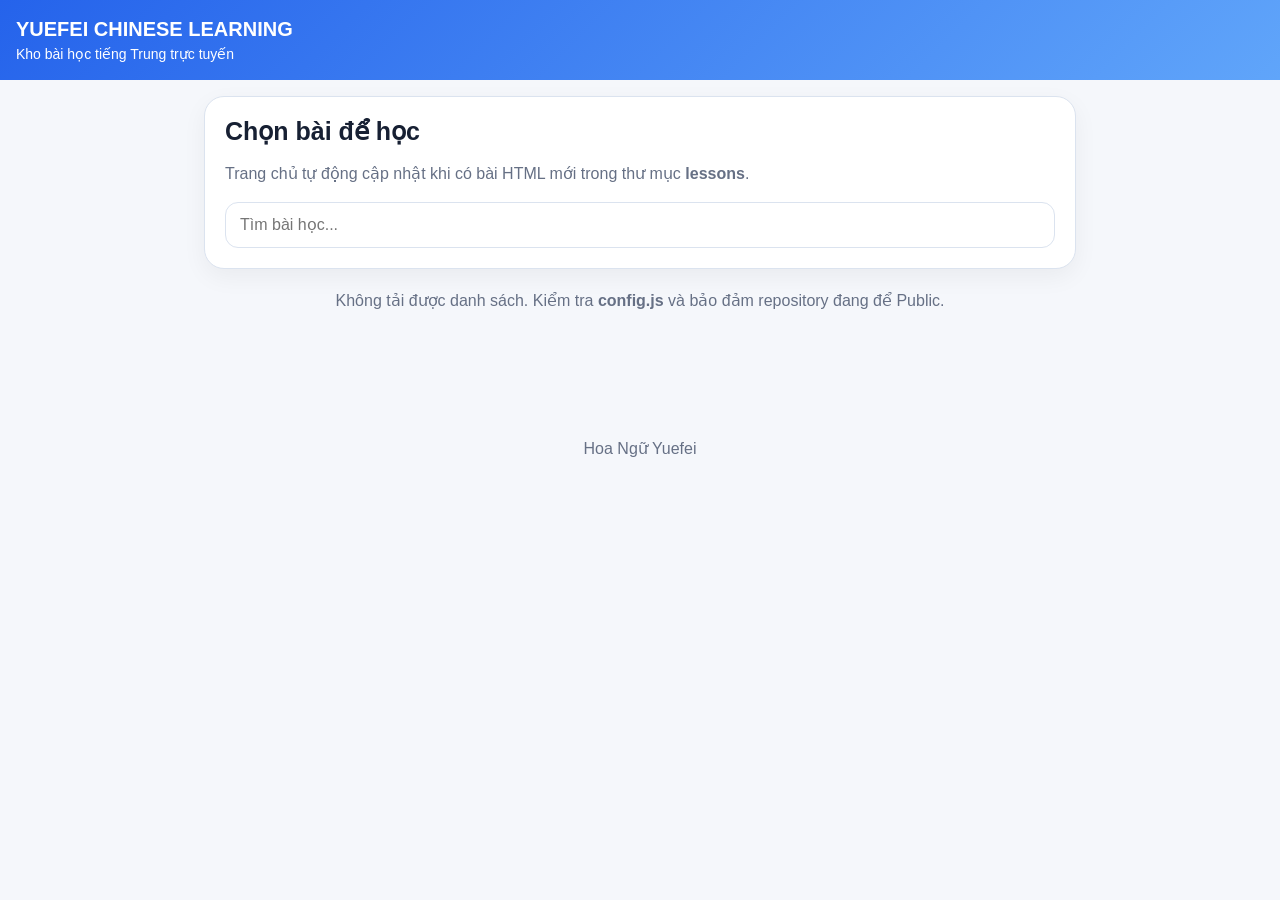
<file: index.html>
<!doctype html>
<html lang="vi">
<head>
<meta charset="utf-8">
<meta name="viewport" content="width=device-width,initial-scale=1,viewport-fit=cover">
<meta name="theme-color" content="#2563eb">
<title>Yuefei Chinese Learning</title>
<link rel="stylesheet" href="style.css">
</head>
<body>
<header><div class="brand">YUEFEI CHINESE LEARNING</div><div class="sub">Kho bài học tiếng Trung trực tuyến</div></header>
<main>
<section class="hero"><h1>Chọn bài để học</h1><p>Trang chủ tự động cập nhật khi có bài HTML mới trong thư mục <b>lessons</b>.</p><input id="search" placeholder="Tìm bài học..."></section>
<div id="status" class="status">Đang tải danh sách bài học...</div>
<section id="lessonGrid" class="grid"></section>
</main>
<footer>Hoa Ngữ Yuefei</footer>
<script src="config.js"></script><script src="app.js"></script>
</body></html>
</file>
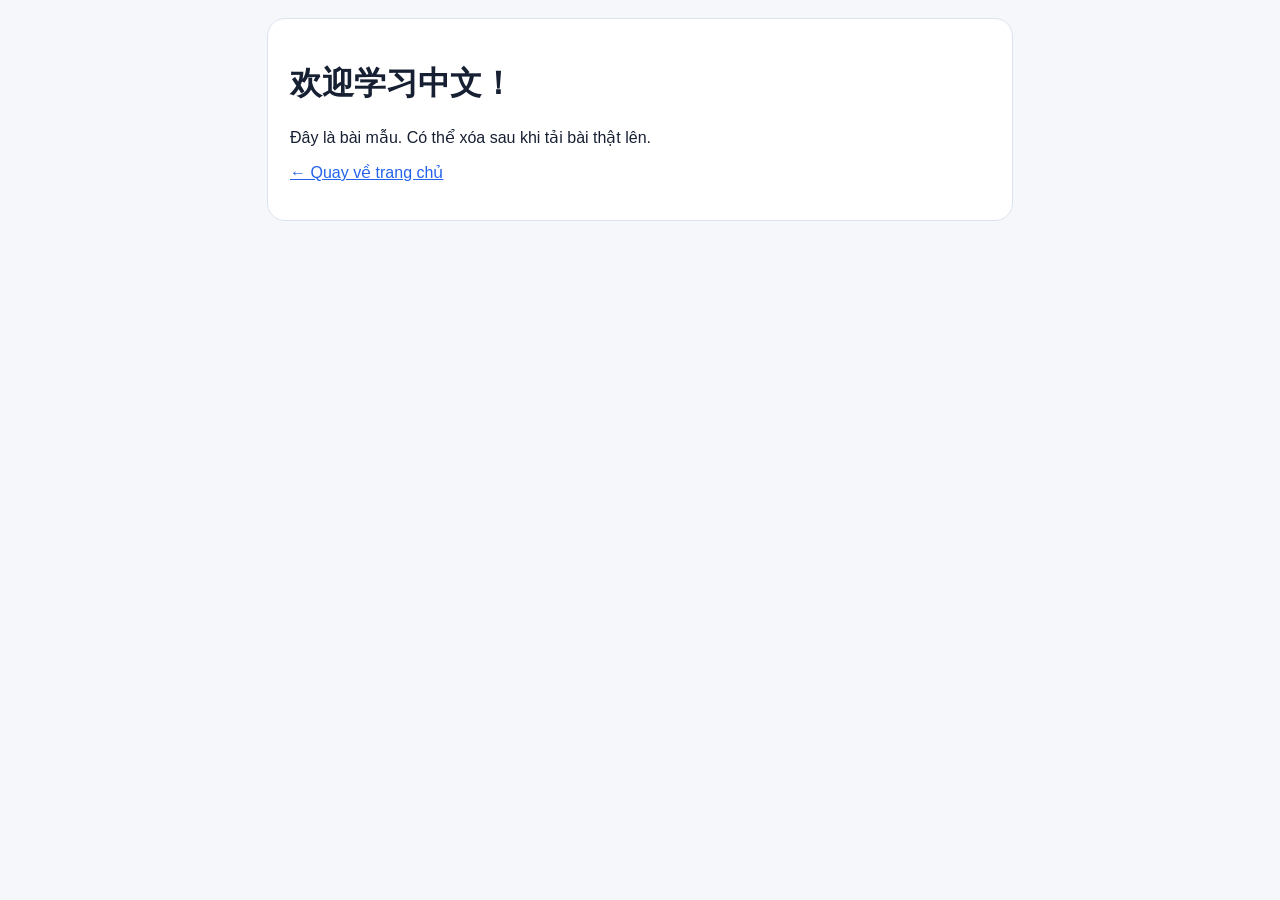
<file: bai-mau.html>
<!doctype html><html lang="vi"><head><meta charset="utf-8"><meta name="viewport" content="width=device-width,initial-scale=1"><title>Bài mẫu Yuefei</title><style>body{font-family:Arial,"Microsoft YaHei",sans-serif;background:#f5f7fb;margin:0;padding:18px;color:#172033}.card{max-width:700px;margin:auto;background:#fff;padding:22px;border-radius:18px;border:1px solid #dbe3ef}a{color:#2563eb}</style></head><body><div class="card"><h1>欢迎学习中文！</h1><p>Đây là bài mẫu. Có thể xóa sau khi tải bài thật lên.</p><p><a href="../">← Quay về trang chủ</a></p></div></body></html>
</file>
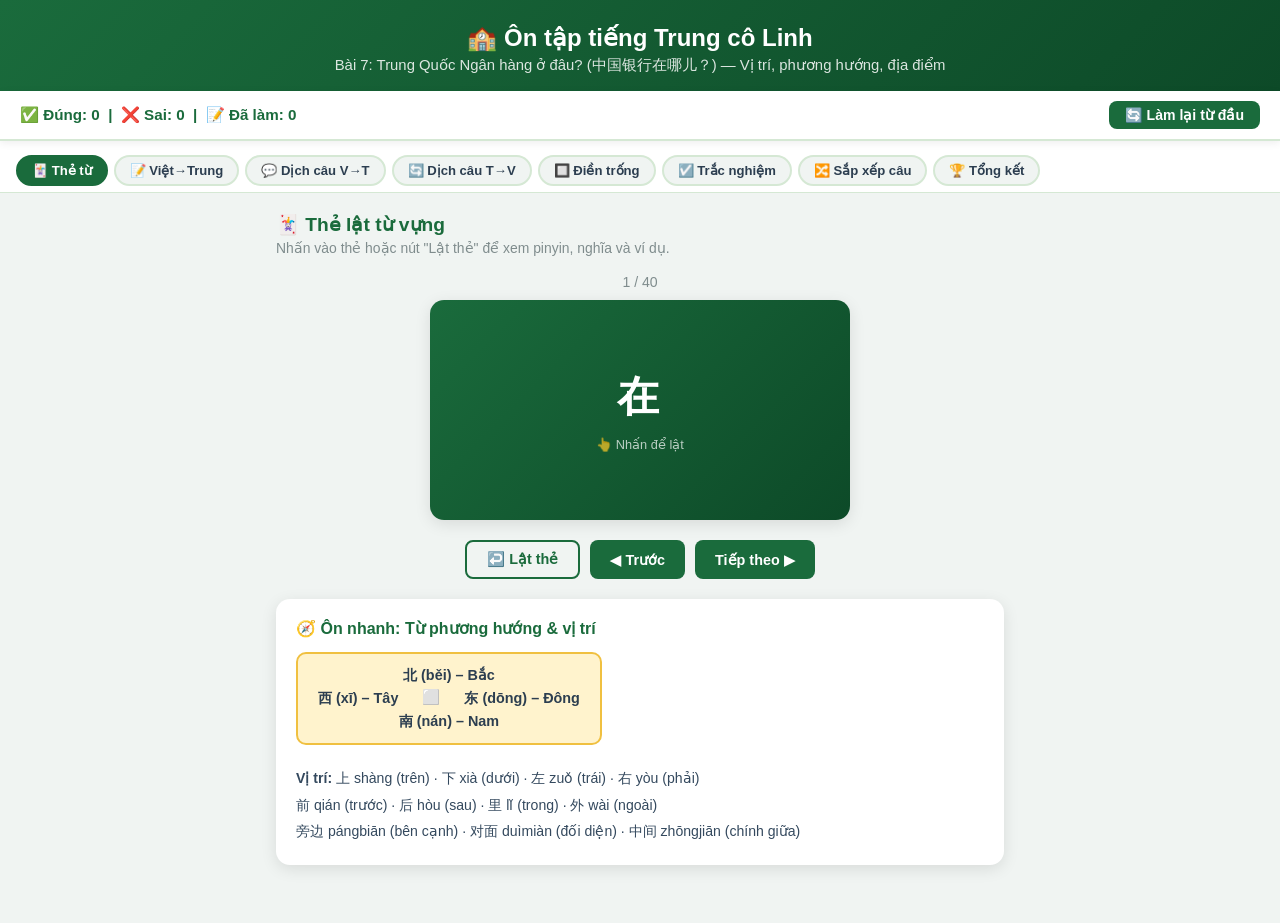
<file: lessons/bai -07.html>
<!DOCTYPE html>
<html lang="vi">
<head>
<meta charset="UTF-8">
<meta name="viewport" content="width=device-width, initial-scale=1.0">
<title>Ôn tập tiếng Trung cô Linh - Bài 7: Ở đâu?</title>
<style>
  :root {
    --primary:#1a6b3c;--primary-light:#27ae60;--primary-pale:#eafaf1;
    --secondary:#2980b9;--secondary-pale:#ebf5fb;
    --success:#27ae60;--success-pale:#eafaf1;
    --danger:#e74c3c;--danger-pale:#fdecea;
    --neutral:#2c3e50;--neutral-light:#7f8c8d;
    --bg:#f0f4f2;--white:#ffffff;--border:#d5e8d4;
    --shadow:0 4px 16px rgba(0,0,0,0.10);--radius:14px;--radius-sm:8px;
  }
  *{box-sizing:border-box;margin:0;padding:0;}
  body{font-family:'Segoe UI',Arial,sans-serif;background:var(--bg);color:var(--neutral);min-height:100vh;}

  header{background:linear-gradient(135deg,#1a6b3c 0%,#0d4a28 100%);color:#fff;padding:24px 20px 16px;text-align:center;}
  header h1{font-size:1.5rem;font-weight:800;margin-bottom:4px;}
  header p{font-size:0.93rem;opacity:0.85;}

  #score-bar{background:var(--white);border-bottom:2px solid var(--border);padding:10px 20px;display:flex;align-items:center;justify-content:space-between;flex-wrap:wrap;gap:8px;position:sticky;top:0;z-index:100;box-shadow:0 2px 8px rgba(0,0,0,0.07);}
  #score-bar span{font-size:0.95rem;font-weight:600;color:var(--primary);}
  #score-bar button{background:var(--primary);color:#fff;border:none;border-radius:var(--radius-sm);padding:6px 16px;font-size:0.88rem;cursor:pointer;font-weight:600;}
  #score-bar button:hover{background:var(--primary-light);}

  #section-nav{display:flex;overflow-x:auto;gap:6px;padding:14px 16px 6px;background:var(--white);border-bottom:1px solid var(--border);}
  .nav-btn{flex-shrink:0;background:var(--bg);border:2px solid var(--border);border-radius:20px;padding:6px 14px;font-size:0.82rem;font-weight:600;cursor:pointer;color:var(--neutral);transition:all 0.2s;}
  .nav-btn.active,.nav-btn:hover{background:var(--primary);color:#fff;border-color:var(--primary);}

  .section{display:none;padding:20px 16px 40px;max-width:760px;margin:0 auto;}
  .section.active{display:block;}
  .section-title{font-size:1.2rem;font-weight:800;color:var(--primary);margin-bottom:4px;display:flex;align-items:center;gap:8px;}
  .section-desc{font-size:0.87rem;color:var(--neutral-light);margin-bottom:18px;}

  .card{background:var(--white);border-radius:var(--radius);box-shadow:var(--shadow);padding:20px;margin-bottom:18px;}

  /* Flashcard */
  #flashcard-wrap{perspective:1200px;width:100%;max-width:420px;margin:0 auto 20px;}
  .flip-card{width:100%;height:220px;position:relative;transform-style:preserve-3d;transition:transform 0.55s ease;cursor:pointer;}
  .flip-card.flipped{transform:rotateY(180deg);}
  .flip-front,.flip-back{position:absolute;inset:0;border-radius:var(--radius);backface-visibility:hidden;display:flex;flex-direction:column;align-items:center;justify-content:center;padding:20px;text-align:center;box-shadow:var(--shadow);}
  .flip-front{background:linear-gradient(135deg,#1a6b3c 0%,#0d4a28 100%);color:#fff;}
  .flip-back{background:linear-gradient(135deg,#1a5276 0%,#154360 100%);color:#fff;transform:rotateY(180deg);}
  .flip-hanzi{font-size:2.6rem;font-weight:800;letter-spacing:4px;}
  .flip-hint{font-size:0.8rem;margin-top:12px;opacity:0.7;}
  .flip-pinyin{font-size:1.25rem;font-weight:700;margin-bottom:6px;}
  .flip-meaning{font-size:1.05rem;margin-bottom:8px;}
  .flip-example{font-size:0.84rem;opacity:0.82;font-style:italic;}
  .card-counter{text-align:center;font-size:0.88rem;color:var(--neutral-light);margin-bottom:10px;}
  .fc-controls{display:flex;gap:10px;justify-content:center;flex-wrap:wrap;margin-top:14px;}

  .btn{border:none;border-radius:var(--radius-sm);padding:9px 20px;font-size:0.9rem;font-weight:700;cursor:pointer;transition:all 0.18s;}
  .btn-primary{background:var(--primary);color:#fff;}
  .btn-primary:hover{background:var(--primary-light);}
  .btn-secondary{background:var(--secondary);color:#fff;}
  .btn-secondary:hover{background:#3498db;}
  .btn-outline{background:transparent;border:2px solid var(--primary);color:var(--primary);}
  .btn-outline:hover{background:var(--primary-pale);}
  .btn-sm{padding:6px 13px;font-size:0.82rem;}

  .exercise-item{background:var(--bg);border-radius:var(--radius-sm);padding:16px;margin-bottom:14px;border-left:4px solid var(--primary);}
  .exercise-item.correct{border-left-color:var(--success);background:var(--success-pale);}
  .exercise-item.wrong{border-left-color:var(--danger);background:var(--danger-pale);}
  .question-text{font-size:0.97rem;margin-bottom:10px;font-weight:600;}
  .question-chinese{font-size:1.25rem;color:var(--primary);font-weight:700;margin-bottom:4px;}
  .question-hint{font-size:0.82rem;color:var(--neutral-light);margin-bottom:8px;}
  .answer-input{width:100%;border:2px solid var(--border);border-radius:var(--radius-sm);padding:9px 12px;font-size:0.95rem;outline:none;transition:border-color 0.2s;}
  .answer-input:focus{border-color:var(--primary);}
  .answer-input.correct-input{border-color:var(--success);background:var(--success-pale);}
  .answer-input.wrong-input{border-color:var(--danger);background:var(--danger-pale);}
  .feedback{margin-top:8px;font-size:0.88rem;font-weight:600;min-height:22px;}
  .feedback.correct{color:var(--success);}
  .feedback.wrong{color:var(--danger);}
  .answer-reveal{margin-top:6px;font-size:0.87rem;color:#2980b9;display:none;}
  .item-actions{display:flex;gap:8px;margin-top:10px;flex-wrap:wrap;}

  .mcq-options{display:grid;grid-template-columns:1fr 1fr;gap:8px;margin-top:10px;}
  @media(max-width:480px){.mcq-options{grid-template-columns:1fr;}}
  .mcq-opt{background:var(--white);border:2px solid var(--border);border-radius:var(--radius-sm);padding:10px 12px;font-size:0.9rem;cursor:pointer;font-weight:500;transition:all 0.18s;text-align:left;}
  .mcq-opt:hover:not([disabled]){border-color:var(--primary);background:var(--primary-pale);}
  .mcq-opt.selected-correct{border-color:var(--success);background:var(--success-pale);color:var(--success);font-weight:700;}
  .mcq-opt.selected-wrong{border-color:var(--danger);background:var(--danger-pale);color:var(--danger);}

  .sort-tokens{display:flex;flex-wrap:wrap;gap:8px;margin-bottom:12px;}
  .token{background:var(--primary);color:#fff;border-radius:20px;padding:6px 14px;font-size:1rem;cursor:pointer;font-weight:600;user-select:none;transition:transform 0.15s,opacity 0.15s;}
  .token:hover{transform:scale(1.07);opacity:0.85;}
  .token.used{opacity:0.3;pointer-events:none;}
  .sort-answer-box{min-height:46px;background:#f0f4f8;border:2px dashed var(--border);border-radius:var(--radius-sm);padding:8px 12px;display:flex;flex-wrap:wrap;gap:6px;align-items:center;margin-bottom:10px;}
  .sort-placed{background:var(--secondary);color:#fff;border-radius:20px;padding:5px 12px;font-size:0.95rem;cursor:pointer;font-weight:600;}
  .sort-placed:hover{background:#3498db;}

  #summary-section .big-score{font-size:3.5rem;font-weight:900;color:var(--primary);text-align:center;margin:20px 0 8px;}
  #summary-section .score-label{text-align:center;font-size:1rem;color:var(--neutral-light);margin-bottom:20px;}
  .section-score-row{display:flex;justify-content:space-between;align-items:center;padding:10px 0;border-bottom:1px solid var(--border);font-size:0.93rem;}
  .section-score-row:last-child{border-bottom:none;}
  .score-badge{background:var(--primary);color:#fff;border-radius:12px;padding:3px 12px;font-weight:700;font-size:0.85rem;}
  .congrats-text{text-align:center;font-size:1.1rem;font-weight:700;margin:16px 0;}

  /* compass box */
  .compass-box{display:inline-flex;flex-direction:column;align-items:center;background:#fff3cd;border:2px solid #f0c040;border-radius:10px;padding:12px 20px;margin:10px 0;font-size:0.9rem;font-weight:600;gap:4px;}
  .compass-row{display:flex;gap:16px;}
</style>
</head>
<body>

<header>
  <h1>🏫 Ôn tập tiếng Trung cô Linh</h1>
  <p>Bài 7: Trung Quốc Ngân hàng ở đâu? (中国银行在哪儿？) — Vị trí, phương hướng, địa điểm</p>
</header>

<div id="score-bar">
  <span id="score-display">✅ Đúng: 0 &nbsp;|&nbsp; ❌ Sai: 0 &nbsp;|&nbsp; 📝 Đã làm: 0</span>
  <button onclick="resetAll()">🔄 Làm lại từ đầu</button>
</div>

<div id="section-nav">
  <button class="nav-btn active" onclick="showSection('flashcards',this)">🃏 Thẻ từ</button>
  <button class="nav-btn" onclick="showSection('viet-trung',this)">📝 Việt→Trung</button>
  <button class="nav-btn" onclick="showSection('dich-cau-vt',this)">💬 Dịch câu V→T</button>
  <button class="nav-btn" onclick="showSection('dich-cau-tv',this)">🔄 Dịch câu T→V</button>
  <button class="nav-btn" onclick="showSection('dien-cho-trong',this)">🔲 Điền trống</button>
  <button class="nav-btn" onclick="showSection('trac-nghiem',this)">☑️ Trắc nghiệm</button>
  <button class="nav-btn" onclick="showSection('sap-xep',this)">🔀 Sắp xếp câu</button>
  <button class="nav-btn" onclick="showSection('summary',this)">🏆 Tổng kết</button>
</div>

<!-- A. THẺ TỪ VỰNG -->
<div class="section active" id="flashcards">
  <div class="section-title">🃏 Thẻ lật từ vựng</div>
  <p class="section-desc">Nhấn vào thẻ hoặc nút "Lật thẻ" để xem pinyin, nghĩa và ví dụ.</p>
  <div class="card-counter"><span id="fc-index">1</span> / <span id="fc-total"></span></div>
  <div id="flashcard-wrap">
    <div class="flip-card" id="flip-card" onclick="flipCard()">
      <div class="flip-front">
        <div class="flip-hanzi" id="fc-hanzi">在</div>
        <div class="flip-hint">👆 Nhấn để lật</div>
      </div>
      <div class="flip-back">
        <div class="flip-pinyin" id="fc-pinyin"></div>
        <div class="flip-meaning" id="fc-meaning"></div>
        <div class="flip-example" id="fc-example"></div>
      </div>
    </div>
  </div>
  <div class="fc-controls">
    <button class="btn btn-outline" onclick="flipCard()">↩️ Lật thẻ</button>
    <button class="btn btn-primary" onclick="prevCard()">◀ Trước</button>
    <button class="btn btn-primary" onclick="nextCard()">Tiếp theo ▶</button>
  </div>
  <div class="card" style="margin-top:20px;">
    <div class="section-title" style="font-size:1rem;">🧭 Ôn nhanh: Từ phương hướng & vị trí</div>
    <div class="compass-box">
      <div>北 (běi) – Bắc</div>
      <div class="compass-row"><span>西 (xī) – Tây</span><span style="margin:0 8px;">⬜</span><span>东 (dōng) – Đông</span></div>
      <div>南 (nán) – Nam</div>
    </div>
    <div style="margin-top:10px;font-size:0.88rem;line-height:1.9;color:#34495e;">
      <strong>Vị trí:</strong> 上 shàng (trên) · 下 xià (dưới) · 左 zuǒ (trái) · 右 yòu (phải)<br>
      前 qián (trước) · 后 hòu (sau) · 里 lǐ (trong) · 外 wài (ngoài)<br>
      旁边 pángbiān (bên cạnh) · 对面 duìmiàn (đối diện) · 中间 zhōngjiān (chính giữa)
    </div>
  </div>
</div>

<!-- B. VIỆT → TRUNG -->
<div class="section" id="viet-trung">
  <div class="section-title">📝 Dịch từ Việt → Trung</div>
  <p class="section-desc">Nhìn nghĩa tiếng Việt, nhập chữ Hán tương ứng.</p>
  <div id="viet-trung-list"></div>
</div>

<!-- C. DỊCH CÂU V→T -->
<div class="section" id="dich-cau-vt">
  <div class="section-title">💬 Dịch câu Việt → Trung</div>
  <p class="section-desc">Dịch câu tiếng Việt sang tiếng Trung theo mẫu câu trong bài.</p>
  <div id="dich-cau-vt-list"></div>
</div>

<!-- D. DỊCH CÂU T→V -->
<div class="section" id="dich-cau-tv">
  <div class="section-title">🔄 Dịch câu Trung → Việt</div>
  <p class="section-desc">Đọc câu tiếng Trung, nhập nghĩa tiếng Việt rồi so sánh với đáp án mẫu.</p>
  <div id="dich-cau-tv-list"></div>
</div>

<!-- E. ĐIỀN TRỐNG -->
<div class="section" id="dien-cho-trong">
  <div class="section-title">🔲 Điền vào chỗ trống</div>
  <p class="section-desc">Điền từ còn thiếu vào câu tiếng Trung.</p>
  <div id="dien-cho-trong-list"></div>
</div>

<!-- F. TRẮC NGHIỆM -->
<div class="section" id="trac-nghiem">
  <div class="section-title">☑️ Chọn đáp án đúng</div>
  <p class="section-desc">Chọn đáp án đúng trong 4 lựa chọn.</p>
  <div id="trac-nghiem-list"></div>
</div>

<!-- G. SẮP XẾP CÂU -->
<div class="section" id="sap-xep">
  <div class="section-title">🔀 Sắp xếp câu</div>
  <p class="section-desc">Nhấn vào từng từ theo đúng thứ tự để tạo thành câu hoàn chỉnh.</p>
  <div id="sap-xep-list"></div>
</div>

<!-- H. TỔNG KẾT -->
<div class="section" id="summary" id="summary-section">
  <div class="section-title">🏆 Tổng kết điểm</div>
  <div class="card">
    <div class="big-score" id="final-score">0/0</div>
    <div class="score-label" id="final-label">Hãy làm các bài tập để xem điểm tổng kết!</div>
    <div class="congrats-text" id="congrats-text"></div>
    <div id="section-scores"></div>
    <div style="text-align:center;margin-top:20px;">
      <button class="btn btn-primary" onclick="resetAll()">🔄 Làm lại từ đầu</button>
    </div>
  </div>
</div>

<script>
// ══════════════════════════════════════
//  DATA
// ══════════════════════════════════════

const VOCAB = [
  // Địa điểm
  {hanzi:"在", pinyin:"zài", meaning:"ở, đang ở (tại)", example:"中国银行在哪儿？— Ngân hàng Trung Quốc ở đâu?"},
  {hanzi:"哪儿", pinyin:"nǎr", meaning:"ở đâu", example:"你去哪儿？— Bạn đi đâu vậy?"},
  {hanzi:"这儿", pinyin:"zhèr", meaning:"ở đây", example:"我们在这儿。— Chúng tôi ở đây."},
  {hanzi:"那儿", pinyin:"nàr", meaning:"ở đó, ở kia", example:"那儿有一个超市。— Ở đó có một siêu thị."},
  {hanzi:"教学楼", pinyin:"jiàoxuélóu", meaning:"toà nhà giảng đường", example:"图书馆在教学楼北边。— Thư viện ở phía bắc toà giảng đường."},
  {hanzi:"图书馆", pinyin:"túshūguǎn", meaning:"thư viện", example:"图书馆在哪儿？— Thư viện ở đâu?"},
  {hanzi:"体育馆", pinyin:"tǐyùguǎn", meaning:"nhà thi đấu thể thao", example:"体育馆在教学楼西边。— Nhà thi đấu ở phía tây toà giảng đường."},
  {hanzi:"运动场", pinyin:"yùndòngchǎng", meaning:"sân vận động", example:"运动场在教学楼西边。— Sân vận động ở phía tây toà giảng đường."},
  {hanzi:"饭馆", pinyin:"fànguǎn", meaning:"quán cơm, nhà hàng", example:"饭馆在留学生楼西边。— Quán cơm ở phía tây ký túc xá lưu học sinh."},
  {hanzi:"超市", pinyin:"chāoshì", meaning:"siêu thị", example:"超市在图书馆东边。— Siêu thị ở phía đông thư viện."},
  {hanzi:"银行", pinyin:"yínháng", meaning:"ngân hàng", example:"中国银行在超市东边。— Ngân hàng Trung Quốc ở phía đông siêu thị."},
  {hanzi:"邮局", pinyin:"yóujú", meaning:"bưu điện", example:"邮局在哪儿？— Bưu điện ở đâu?"},
  {hanzi:"宿舍", pinyin:"sùshè", meaning:"ký túc xá", example:"宿舍在运动场南边。— Ký túc xá ở phía nam sân vận động."},
  {hanzi:"卫生间", pinyin:"wèishēngjiān", meaning:"nhà vệ sinh, toilet", example:"哪儿有卫生间？— Ở đâu có nhà vệ sinh?"},
  {hanzi:"学校", pinyin:"xuéxiào", meaning:"trường học", example:"学校在饭馆南边。— Trường học ở phía nam quán cơm."},
  {hanzi:"商店", pinyin:"shāngdiàn", meaning:"cửa hàng", example:"商店在什么地方？— Cửa hàng ở chỗ nào vậy?"},
  {hanzi:"咖啡店", pinyin:"kāfēidiàn", meaning:"quán cà phê", example:"咖啡店在哪儿？— Quán cà phê ở đâu?"},
  {hanzi:"书店", pinyin:"shūdiàn", meaning:"hiệu sách", example:"书店在图书馆旁边。— Hiệu sách ở bên cạnh thư viện."},
  {hanzi:"医院", pinyin:"yīyuàn", meaning:"bệnh viện", example:"我们一起去医院吧。— Chúng ta cùng đi bệnh viện nhé."},
  {hanzi:"公司", pinyin:"gōngsī", meaning:"công ty", example:"我在公司工作。— Tôi làm việc ở công ty."},
  // Phương hướng / vị trí
  {hanzi:"东边", pinyin:"dōngbiān", meaning:"phía đông", example:"银行在超市东边。— Ngân hàng ở phía đông siêu thị."},
  {hanzi:"西边", pinyin:"xībiān", meaning:"phía tây", example:"运动场在教学楼西边。— Sân vận động ở phía tây toà giảng đường."},
  {hanzi:"南边", pinyin:"nánbiān", meaning:"phía nam", example:"留学生楼在运动场南边。— Ký túc xá ở phía nam sân vận động."},
  {hanzi:"北边", pinyin:"běibiān", meaning:"phía bắc", example:"图书馆在教学楼北边。— Thư viện ở phía bắc toà giảng đường."},
  {hanzi:"旁边", pinyin:"pángbiān", meaning:"bên cạnh", example:"书包旁边有什么？— Bên cạnh cặp có gì?"},
  {hanzi:"对面", pinyin:"duìmiàn", meaning:"đối diện", example:"银行在商店对面。— Ngân hàng đối diện với cửa hàng."},
  {hanzi:"中间", pinyin:"zhōngjiān", meaning:"chính giữa", example:"他在中间。— Anh ấy ở chính giữa."},
  {hanzi:"前边", pinyin:"qiánbiān", meaning:"phía trước", example:"卫生间在前边。— Nhà vệ sinh ở phía trước."},
  {hanzi:"后边", pinyin:"hòubiān", meaning:"phía sau", example:"超市在后边。— Siêu thị ở phía sau."},
  {hanzi:"里边", pinyin:"lǐbiān", meaning:"bên trong, ở trong", example:"商店里边有卫生间。— Bên trong cửa hàng có nhà vệ sinh."},
  {hanzi:"上面", pinyin:"shàngmiàn", meaning:"phía trên, mặt trên", example:"桌子上面有什么？— Trên bàn có gì?"},
  // Động từ / cấu trúc quan trọng
  {hanzi:"知道", pinyin:"zhīdào", meaning:"biết (thông tin)", example:"你知道银行在哪儿吗？— Bạn có biết ngân hàng ở đâu không?"},
  {hanzi:"去", pinyin:"qù", meaning:"đi (đến nơi nào)", example:"你去哪儿？— Bạn đi đâu?"},
  {hanzi:"跟…一起", pinyin:"gēn…yīqǐ", meaning:"cùng (với ai đó)", example:"我跟你一起去吧。— Tôi đi cùng bạn nhé."},
  {hanzi:"还有", pinyin:"hái yǒu", meaning:"còn có, ngoài ra còn", example:"还有一个超市。— Còn có một siêu thị nữa."},
  {hanzi:"对不起", pinyin:"duìbuqǐ", meaning:"xin lỗi", example:"对不起，我不知道。— Xin lỗi, tôi không biết."},
  {hanzi:"没关系", pinyin:"méiguānxi", meaning:"không sao", example:"没关系，谢谢！— Không sao, cảm ơn!"},
  {hanzi:"太…了", pinyin:"tài…le", meaning:"quá… (cảm thán)", example:"太好了！— Tốt quá!"},
  {hanzi:"就是", pinyin:"jiùshì", meaning:"chính là, đúng là", example:"那儿就是。— Đúng là ở đó."},
  {hanzi:"什么地方", pinyin:"shénme dìfang", meaning:"ở chỗ nào, địa điểm nào", example:"商店在什么地方？— Cửa hàng ở chỗ nào?"},
];

const VIET_TRUNG = [
  {viet:"ngân hàng", answer:"银行", pinyin:"yínháng"},
  {viet:"thư viện", answer:"图书馆", pinyin:"túshūguǎn"},
  {viet:"siêu thị", answer:"超市", pinyin:"chāoshì"},
  {viet:"nhà vệ sinh", answer:"卫生间", pinyin:"wèishēngjiān"},
  {viet:"ký túc xá", answer:"宿舍", pinyin:"sùshè"},
  {viet:"bưu điện", answer:"邮局", pinyin:"yóujú"},
  {viet:"sân vận động", answer:"运动场", pinyin:"yùndòngchǎng"},
  {viet:"nhà thi đấu thể thao", answer:"体育馆", pinyin:"tǐyùguǎn"},
  {viet:"quán cơm", answer:"饭馆", pinyin:"fànguǎn"},
  {viet:"phía đông", answer:"东边", pinyin:"dōngbiān"},
  {viet:"phía bắc", answer:"北边", pinyin:"běibiān"},
  {viet:"phía nam", answer:"南边", pinyin:"nánbiān"},
  {viet:"phía tây", answer:"西边", pinyin:"xībiān"},
  {viet:"bên cạnh", answer:"旁边", pinyin:"pángbiān"},
  {viet:"đối diện", answer:"对面", pinyin:"duìmiàn"},
  {viet:"bên trong", answer:"里边", pinyin:"lǐbiān"},
  {viet:"xin lỗi", answer:"对不起", pinyin:"duìbuqǐ"},
  {viet:"không sao", answer:"没关系", pinyin:"méiguānxi"},
  {viet:"biết (thông tin)", answer:"知道", pinyin:"zhīdào"},
  {viet:"ở đâu", answer:"哪儿", pinyin:"nǎr"},
];

const DICH_CAU_VT = [
  {viet:"Ngân hàng Trung Quốc ở đâu?", answer:"中国银行在哪儿？", pinyin:"Zhōngguó yínháng zài nǎr?"},
  {viet:"Thư viện ở phía bắc toà giảng đường.", answer:"图书馆在教学楼北边。", pinyin:"Túshūguǎn zài jiàoxuélóu běibiān."},
  {viet:"Tôi đi cùng bạn nhé.", answer:"我跟你一起去吧。", pinyin:"Wǒ gēn nǐ yīqǐ qù ba."},
  {viet:"Xin hỏi, ở đâu có nhà vệ sinh?", answer:"请问，哪儿有卫生间？", pinyin:"Qǐngwèn, nǎr yǒu wèishēngjiān?"},
  {viet:"Xin lỗi, tôi không biết.", answer:"对不起，我不知道。", pinyin:"Duìbuqǐ, wǒ bù zhīdào."},
  {viet:"Cửa hàng ở chỗ nào vậy?", answer:"商店在什么地方？", pinyin:"Shāngdiàn zài shénme dìfang?"},
  {viet:"Buổi tối tôi đi đến nhà cô giáo, bạn đi không?", answer:"晚上我去老师家，你去吗？", pinyin:"Wǎnshàng wǒ qù lǎoshī jiā, nǐ qù ma?"},
  {viet:"Phía tây ký túc xá lưu học sinh có một quán cơm, còn có một siêu thị.", answer:"留学生楼西边有一个饭馆，还有一个超市。", pinyin:"Liúxuéshēng lóu xībiān yǒu yí ge fànguǎn, hái yǒu yí ge chāoshì."},
  {viet:"Tôi biết anh ấy làm việc ở siêu thị.", answer:"我知道他在超市工作。", pinyin:"Wǒ zhīdào tā zài chāoshì gōngzuò."},
  {viet:"Bạn có biết quyển sách này là của ai không?", answer:"你知道这本书是谁的吗？", pinyin:"Nǐ zhīdào zhè běn shū shì shéi de ma?"},
];

const DICH_CAU_TV = [
  {chinese:"中国银行在超市东边。", pinyin:"Zhōngguó yínháng zài chāoshì dōngbiān.", viet:"Ngân hàng Trung Quốc ở phía đông siêu thị."},
  {chinese:"我们在这儿，图书馆在教学楼北边。", pinyin:"Wǒmen zài zhèr, túshūguǎn zài jiàoxuélóu běibiān.", viet:"Chúng tôi ở đây, thư viện ở phía bắc toà giảng đường."},
  {chinese:"商店里边有卫生间。", pinyin:"Shāngdiàn lǐbiān yǒu wèishēngjiān.", viet:"Bên trong cửa hàng có nhà vệ sinh."},
  {chinese:"教学楼西边有运动场和体育馆。", pinyin:"Jiàoxuélóu xībiān yǒu yùndòngchǎng hé tǐyùguǎn.", viet:"Phía tây toà giảng đường có sân vận động và nhà thi đấu."},
  {chinese:"你知道吗？知道，在超市东边。", pinyin:"Nǐ zhīdào ma? Zhīdào, zài chāoshì dōngbiān.", viet:"Bạn có biết không? Biết, ở phía đông siêu thị."},
  {chinese:"对不起，我不知道。没关系。", pinyin:"Duìbuqǐ, wǒ bù zhīdào. Méiguānxi.", viet:"Xin lỗi, tôi không biết. Không sao."},
  {chinese:"早上我去超市买水果。", pinyin:"Zǎoshang wǒ qù chāoshì mǎi shuǐguǒ.", viet:"Buổi sáng tôi đến siêu thị mua trái cây."},
  {chinese:"桌子上面有一个电脑和一本书。", pinyin:"Zhuōzi shàngmiàn yǒu yí ge diànnǎo hé yì běn shū.", viet:"Trên bàn có một máy tính và một quyển sách."},
];

const DIEN_TRONG = [
  {before:"图书馆在教学楼", blank:"北边", after:"。", hint:"phía bắc", answer:"北边", full:"图书馆在教学楼北边。"},
  {before:"中国银行在", blank:"哪儿", after:"？", hint:"ở đâu", answer:"哪儿", full:"中国银行在哪儿？"},
  {before:"我跟你一起去", blank:"吧", after:"。", hint:"trợ từ đề nghị", answer:"吧", full:"我跟你一起去吧。"},
  {before:"商店在什么", blank:"地方", after:"？", hint:"địa điểm, chỗ", answer:"地方", full:"商店在什么地方？"},
  {before:"留学生楼西边有一个饭馆，还", blank:"有", after:"一个超市。", hint:"còn có", answer:"有", full:"留学生楼西边有一个饭馆，还有一个超市。"},
  {before:"对不起，我不", blank:"知道", after:"。", hint:"biết", answer:"知道", full:"对不起，我不知道。"},
  {before:"太好", blank:"了", after:"！", hint:"trợ từ cảm thán", answer:"了", full:"太好了！"},
  {before:"超市在图书馆", blank:"东边", after:"。", hint:"phía đông", answer:"东边", full:"超市在图书馆东边。"},
  {before:"书包", blank:"旁边", after:"有什么？", hint:"bên cạnh", answer:"旁边", full:"书包旁边有什么？"},
  {before:"老师和学生在教室", blank:"里", after:"。", hint:"bên trong", answer:"里", full:"老师和学生在教室里。"},
];

const TRAC_NGHIEM = [
  {question:"'在哪儿' có nghĩa là gì?", options:["ở đó","ở đây","ở đâu","đi đâu"], correct:2},
  {question:"Chọn pinyin đúng cho '图书馆':", options:["túshūguǎn","tǐyùguǎn","túshūguǎn","túshùguǎn"], correct:2},
  {question:"Câu mẫu 'Thư viện ở phía bắc toà giảng đường' là:", options:["图书馆在教学楼北边。","教学楼在图书馆北边。","图书馆北边有教学楼。","教学楼北边有图书馆。"], correct:0},
  {question:"'没关系' có nghĩa là:", options:["xin lỗi","cảm ơn","không sao","tốt quá"], correct:2},
  {question:"'对不起' có nghĩa là:", options:["không sao","xin lỗi","xin hỏi","rất vui"], correct:1},
  {question:"Cấu trúc 'S跟S2一起V' dùng để nói gì?", options:["Hỏi địa điểm","Diễn tả cùng làm gì đó với ai","Hỏi có hay không","Diễn tả hướng đi"], correct:1},
  {question:"'还有' có nghĩa là:", options:["vẫn còn","tổng cộng","ngoài ra còn có","đã có rồi"], correct:2},
  {question:"Từ nào có nghĩa là 'bên cạnh'?", options:["对面","旁边","里边","前边"], correct:1},
  {question:"'体育馆' là gì?", options:["thư viện","sân vận động","nhà thi đấu thể thao","toà giảng đường"], correct:2},
  {question:"'就是' nghĩa là:", options:["chỉ có","chính là / đúng là","đã là","sẽ là"], correct:1},
  {question:"Cấu trúc nào dùng để nói 'phía tây toà giảng đường có một sân vận động'?", options:["运动场在教学楼西边。","教学楼西边有运动场。","运动场和教学楼西边。","有运动场在教学楼西边。"], correct:1},
  {question:"'什么地方' đồng nghĩa với:", options:["什么时间","哪儿","多少钱","哪个"], correct:1},
];

const SAP_XEP = [
  {words:["银行","在","哪儿","中国"], answer:"中国银行在哪儿？", meaning:"Ngân hàng Trung Quốc ở đâu?"},
  {words:["图书馆","教学楼","在","北边"], answer:"图书馆在教学楼北边。", meaning:"Thư viện ở phía bắc toà giảng đường."},
  {words:["我","你","去","跟","一起","吧"], answer:"我跟你一起去吧。", meaning:"Tôi đi cùng bạn nhé."},
  {words:["商店","在","什么","地方"], answer:"商店在什么地方？", meaning:"Cửa hàng ở chỗ nào vậy?"},
  {words:["超市","一个","东边","有","留学生楼"], answer:"留学生楼东边有一个超市。", meaning:"Phía đông ký túc xá có một siêu thị."},
  {words:["对不起","不","我","知道"], answer:"对不起，我不知道。", meaning:"Xin lỗi, tôi không biết."},
  {words:["教室","学生","在","和","老师","里"], answer:"老师和学生在教室里。", meaning:"Thầy giáo và học sinh ở trong lớp học."},
];

// ══════════════════════════════════════
//  STATE
// ══════════════════════════════════════
let fcIndex=0, fcFlipped=false;
const scores={viet_trung:{correct:0,wrong:0,done:0},dich_vt:{correct:0,wrong:0,done:0},dich_tv:{correct:0,wrong:0,done:0},dien_trong:{correct:0,wrong:0,done:0},trac:{correct:0,wrong:0,done:0},sap_xep:{correct:0,wrong:0,done:0}};

// ── NAV ──
function showSection(id,btn){
  document.querySelectorAll('.section').forEach(s=>s.classList.remove('active'));
  document.querySelectorAll('.nav-btn').forEach(b=>b.classList.remove('active'));
  document.getElementById(id).classList.add('active');
  if(btn) btn.classList.add('active');
  if(id==='summary') updateSummary();
}

// ── SCORE ──
function updateScoreBar(){
  let c=0,w=0,d=0;
  Object.values(scores).forEach(s=>{c+=s.correct;w+=s.wrong;d+=s.done;});
  document.getElementById('score-display').innerHTML=`✅ Đúng: ${c} &nbsp;|&nbsp; ❌ Sai: ${w} &nbsp;|&nbsp; 📝 Đã làm: ${d}`;
}
function addScore(key,ok){scores[key].done++;if(ok)scores[key].correct++;else scores[key].wrong++;updateScoreBar();}

// ── A. FLASHCARDS ──
function renderFlashcard(){
  const v=VOCAB[fcIndex];
  document.getElementById('fc-hanzi').textContent=v.hanzi;
  document.getElementById('fc-pinyin').textContent=v.pinyin;
  document.getElementById('fc-meaning').textContent='🇻🇳 '+v.meaning;
  document.getElementById('fc-example').textContent=v.example;
  document.getElementById('fc-index').textContent=fcIndex+1;
  document.getElementById('fc-total').textContent=VOCAB.length;
  document.getElementById('flip-card').classList.remove('flipped');
  fcFlipped=false;
}
function flipCard(){document.getElementById('flip-card').classList.toggle('flipped');fcFlipped=!fcFlipped;}
function nextCard(){fcIndex=(fcIndex+1)%VOCAB.length;renderFlashcard();}
function prevCard(){fcIndex=(fcIndex-1+VOCAB.length)%VOCAB.length;renderFlashcard();}
renderFlashcard();

// ── B. VIỆT→TRUNG ──
function buildVietTrung(){
  const el=document.getElementById('viet-trung-list'); el.innerHTML='';
  VIET_TRUNG.forEach((item,i)=>{
    el.innerHTML+=`<div class="exercise-item" id="vt-item-${i}">
      <div class="question-text">Câu ${i+1}. Từ tiếng Việt: <strong>${item.viet}</strong></div>
      <input class="answer-input" id="vt-inp-${i}" placeholder="Nhập chữ Hán..." onkeydown="if(event.key==='Enter')checkVT(${i})">
      <div class="item-actions">
        <button class="btn btn-primary btn-sm" onclick="checkVT(${i})">Kiểm tra</button>
        <button class="btn btn-outline btn-sm" onclick="showAns('vt-ans-${i}')">Xem đáp án</button>
      </div>
      <div class="feedback" id="vt-fb-${i}"></div>
      <div class="answer-reveal" id="vt-ans-${i}">✅ Đáp án: <strong>${item.answer}</strong> (${item.pinyin})</div>
    </div>`;
  });
}
function checkVT(i){
  const item=VIET_TRUNG[i],inp=document.getElementById(`vt-inp-${i}`),fb=document.getElementById(`vt-fb-${i}`),el=document.getElementById(`vt-item-${i}`);
  const val=inp.value.trim();
  if(!val){fb.textContent="⚠️ Hãy nhập đáp án!";fb.className='feedback wrong';return;}
  const ok=val===item.answer;
  fb.textContent=ok?'✅ Chính xác! 🎉':'❌ Chưa đúng. Thử lại nhé!';
  fb.className=ok?'feedback correct':'feedback wrong';
  inp.className=ok?'answer-input correct-input':'answer-input wrong-input';
  el.className=ok?'exercise-item correct':'exercise-item wrong';
  if(!el.dataset.scored){addScore('viet_trung',ok);el.dataset.scored='1';}
}

// ── C. DỊCH CÂU V→T ──
function buildDichVT(){
  const el=document.getElementById('dich-cau-vt-list'); el.innerHTML='';
  DICH_CAU_VT.forEach((item,i)=>{
    el.innerHTML+=`<div class="exercise-item" id="dvt-item-${i}">
      <div class="question-text">Câu ${i+1}. Dịch sang tiếng Trung:</div>
      <div class="question-chinese" style="color:#1a5276;font-size:1rem;">🇻🇳 ${item.viet}</div>
      <input class="answer-input" id="dvt-inp-${i}" placeholder="Nhập câu tiếng Trung..." style="margin-top:8px;" onkeydown="if(event.key==='Enter')checkDVT(${i})">
      <div class="item-actions">
        <button class="btn btn-primary btn-sm" onclick="checkDVT(${i})">Kiểm tra</button>
        <button class="btn btn-outline btn-sm" onclick="showAns('dvt-ans-${i}')">Xem đáp án</button>
      </div>
      <div class="feedback" id="dvt-fb-${i}"></div>
      <div class="answer-reveal" id="dvt-ans-${i}">✅ Đáp án mẫu: <strong>${item.answer}</strong><br><em style="color:#555;font-size:0.82rem;">${item.pinyin}</em></div>
    </div>`;
  });
}
function checkDVT(i){
  const item=DICH_CAU_VT[i],inp=document.getElementById(`dvt-inp-${i}`),fb=document.getElementById(`dvt-fb-${i}`),el=document.getElementById(`dvt-item-${i}`);
  const val=inp.value.trim();
  if(!val){fb.textContent="⚠️ Hãy nhập đáp án!";fb.className='feedback wrong';return;}
  const clean=s=>s.replace(/[，。？！\s]/g,'');
  const ok=clean(val)===clean(item.answer);
  const partial=clean(item.answer).includes(clean(val).substring(0,Math.floor(clean(val).length*0.7)));
  const result=ok||partial;
  fb.textContent=ok?'✅ Chính xác!':(result?'✅ Gần đúng! Xem đáp án mẫu.':'❌ Chưa đúng. Xem đáp án mẫu nhé!');
  fb.className=result?'feedback correct':'feedback wrong';
  el.className=result?'exercise-item correct':'exercise-item wrong';
  showAns(`dvt-ans-${i}`);
  if(!el.dataset.scored){addScore('dich_vt',result);el.dataset.scored='1';}
}

// ── D. DỊCH CÂU T→V ──
function buildDichTV(){
  const el=document.getElementById('dich-cau-tv-list'); el.innerHTML='';
  DICH_CAU_TV.forEach((item,i)=>{
    el.innerHTML+=`<div class="exercise-item" id="dtv-item-${i}">
      <div class="question-text">Câu ${i+1}. Dịch sang tiếng Việt:</div>
      <div class="question-chinese">${item.chinese}</div>
      <div class="question-hint">${item.pinyin}</div>
      <input class="answer-input" id="dtv-inp-${i}" placeholder="Nhập nghĩa tiếng Việt..." onkeydown="if(event.key==='Enter')checkDTV(${i})">
      <div class="item-actions">
        <button class="btn btn-primary btn-sm" onclick="checkDTV(${i})">So sánh đáp án</button>
      </div>
      <div class="feedback" id="dtv-fb-${i}"></div>
      <div class="answer-reveal" id="dtv-ans-${i}">📖 Đáp án mẫu: <strong>${item.viet}</strong></div>
    </div>`;
  });
}
function checkDTV(i){
  const item=DICH_CAU_TV[i],inp=document.getElementById(`dtv-inp-${i}`),fb=document.getElementById(`dtv-fb-${i}`),el=document.getElementById(`dtv-item-${i}`);
  const val=inp.value.trim().toLowerCase();
  if(!val){fb.textContent="⚠️ Hãy nhập đáp án!";fb.className='feedback wrong';return;}
  const kw=item.viet.toLowerCase().split(/[\s,\.]+/).filter(w=>w.length>2);
  const ok=kw.filter(k=>val.includes(k)).length>=Math.ceil(kw.length*0.5);
  fb.textContent=ok?'✅ Tốt lắm! Nghĩa khớp với đáp án mẫu.':'💡 Hãy xem đáp án mẫu để so sánh.';
  fb.className=ok?'feedback correct':'feedback wrong';
  showAns(`dtv-ans-${i}`);
  if(!el.dataset.scored){addScore('dich_tv',ok);el.dataset.scored='1';}
}

// ── E. ĐIỀN TRỐNG ──
function buildDienTrong(){
  const el=document.getElementById('dien-cho-trong-list'); el.innerHTML='';
  DIEN_TRONG.forEach((item,i)=>{
    el.innerHTML+=`<div class="exercise-item" id="dt-item-${i}">
      <div class="question-text">Câu ${i+1}.</div>
      <div class="question-chinese">${item.before} <span style="color:#e67e22;font-weight:900;">___</span> ${item.after}</div>
      <div class="question-hint">💡 Gợi ý: ${item.hint}</div>
      <input class="answer-input" id="dt-inp-${i}" placeholder="Điền vào chỗ trống..." onkeydown="if(event.key==='Enter')checkDT(${i})">
      <div class="item-actions">
        <button class="btn btn-primary btn-sm" onclick="checkDT(${i})">Kiểm tra</button>
        <button class="btn btn-outline btn-sm" onclick="showAns('dt-ans-${i}')">Xem đáp án</button>
      </div>
      <div class="feedback" id="dt-fb-${i}"></div>
      <div class="answer-reveal" id="dt-ans-${i}">✅ Đáp án: <strong>${item.answer}</strong> → ${item.full}</div>
    </div>`;
  });
}
function checkDT(i){
  const item=DIEN_TRONG[i],inp=document.getElementById(`dt-inp-${i}`),fb=document.getElementById(`dt-fb-${i}`),el=document.getElementById(`dt-item-${i}`);
  const val=inp.value.trim();
  if(!val){fb.textContent="⚠️ Hãy nhập đáp án!";fb.className='feedback wrong';return;}
  const ok=val===item.answer;
  fb.textContent=ok?'✅ Chính xác!':`❌ Chưa đúng. Đáp án là: ${item.answer}`;
  fb.className=ok?'feedback correct':'feedback wrong';
  inp.className=ok?'answer-input correct-input':'answer-input wrong-input';
  el.className=ok?'exercise-item correct':'exercise-item wrong';
  showAns(`dt-ans-${i}`);
  if(!el.dataset.scored){addScore('dien_trong',ok);el.dataset.scored='1';}
}

// ── F. TRẮC NGHIỆM ──
function buildTracNghiem(){
  const el=document.getElementById('trac-nghiem-list'); el.innerHTML='';
  TRAC_NGHIEM.forEach((item,qi)=>{
    const opts=item.options.map((o,oi)=>`<button class="mcq-opt" id="tn-opt-${qi}-${oi}" onclick="selectMCQ(${qi},${oi})">${o}</button>`).join('');
    el.innerHTML+=`<div class="exercise-item" id="tn-item-${qi}">
      <div class="question-text">Câu ${qi+1}. ${item.question}</div>
      <div class="mcq-options">${opts}</div>
      <div class="feedback" id="tn-fb-${qi}"></div>
    </div>`;
  });
}
function selectMCQ(qi,oi){
  const item=TRAC_NGHIEM[qi],el=document.getElementById(`tn-item-${qi}`);
  if(el.dataset.scored)return;
  const ok=oi===item.correct;
  for(let j=0;j<item.options.length;j++){
    const b=document.getElementById(`tn-opt-${qi}-${j}`);b.disabled=true;
    if(j===item.correct)b.classList.add('selected-correct');
  }
  if(!ok)document.getElementById(`tn-opt-${qi}-${oi}`).classList.add('selected-wrong');
  const fb=document.getElementById(`tn-fb-${qi}`);
  fb.textContent=ok?'✅ Chính xác!':`❌ Chưa đúng. Đáp án đúng: ${item.options[item.correct]}`;
  fb.className=ok?'feedback correct':'feedback wrong';
  addScore('trac',ok); el.dataset.scored='1';
}

// ── G. SẮP XẾP CÂU ──
const sortState=SAP_XEP.map(item=>({placed:[],shuffled:[...item.words].sort(()=>Math.random()-0.5)}));

function buildSapXep(){
  const el=document.getElementById('sap-xep-list'); el.innerHTML='';
  SAP_XEP.forEach((item,si)=>{
    sortState[si].shuffled=[...item.words].sort(()=>Math.random()-0.5);
    sortState[si].placed=[];
    const toks=sortState[si].shuffled.map((w,wi)=>`<span class="token" id="tok-${si}-${wi}" onclick="placeToken(${si},${wi})">${w}</span>`).join('');
    el.innerHTML+=`<div class="exercise-item" id="ss-item-${si}">
      <div class="question-text">Câu ${si+1}. Sắp xếp thành câu đúng: <span style="font-size:0.82rem;color:#7f8c8d;">(${item.meaning})</span></div>
      <div class="sort-tokens" id="tokens-${si}">${toks}</div>
      <div style="font-size:0.82rem;color:#7f8c8d;margin-bottom:4px;">Câu của bạn:</div>
      <div class="sort-answer-box" id="ans-box-${si}"></div>
      <div class="item-actions">
        <button class="btn btn-primary btn-sm" onclick="checkSort(${si})">Kiểm tra</button>
        <button class="btn btn-outline btn-sm" onclick="resetSort(${si})">Làm lại</button>
        <button class="btn btn-outline btn-sm" onclick="showAns('ss-ans-${si}')">Xem đáp án</button>
      </div>
      <div class="feedback" id="ss-fb-${si}"></div>
      <div class="answer-reveal" id="ss-ans-${si}">✅ Đáp án mẫu: <strong>${item.answer}</strong></div>
    </div>`;
  });
}
function placeToken(si,wi){
  const tok=document.getElementById(`tok-${si}-${wi}`);
  if(tok.classList.contains('used')){
    sortState[si].placed=sortState[si].placed.filter(p=>p.wi!==wi);
    tok.classList.remove('used'); renderAnsBox(si); return;
  }
  sortState[si].placed.push({wi,word:tok.textContent});
  tok.classList.add('used'); renderAnsBox(si);
}
function renderAnsBox(si){
  document.getElementById(`ans-box-${si}`).innerHTML=sortState[si].placed.map((p,pi)=>`<span class="sort-placed" onclick="removePlaced(${si},${pi})">${p.word}</span>`).join('');
}
function removePlaced(si,pi){
  const p=sortState[si].placed[pi];
  sortState[si].placed.splice(pi,1);
  document.getElementById(`tok-${si}-${p.wi}`).classList.remove('used');
  renderAnsBox(si);
}
function checkSort(si){
  const item=SAP_XEP[si],el=document.getElementById(`ss-item-${si}`),fb=document.getElementById(`ss-fb-${si}`);
  const placed=sortState[si].placed.map(p=>p.word).join('');
  const clean=s=>s.replace(/[，。？！\s]/g,'');
  const ok=clean(placed)===clean(item.answer);
  fb.textContent=ok?'✅ Chính xác!':`❌ Chưa đúng. Xem đáp án nhé!`;
  fb.className=ok?'feedback correct':'feedback wrong';
  showAns(`ss-ans-${si}`);
  if(!el.dataset.scored){addScore('sap_xep',ok);el.dataset.scored='1';}
}
function resetSort(si){
  sortState[si].placed=[];
  const item=SAP_XEP[si];
  sortState[si].shuffled=[...item.words].sort(()=>Math.random()-0.5);
  document.getElementById(`tokens-${si}`).innerHTML=sortState[si].shuffled.map((w,wi)=>`<span class="token" id="tok-${si}-${wi}" onclick="placeToken(${si},${wi})">${w}</span>`).join('');
  renderAnsBox(si);
  document.getElementById(`ss-fb-${si}`).textContent='';
  document.getElementById(`ss-ans-${si}`).style.display='none';
}

// ── UTIL ──
function showAns(id){document.getElementById(id).style.display='block';}

// ── H. SUMMARY ──
function updateSummary(){
  let tc=0,td=0; Object.values(scores).forEach(s=>{tc+=s.correct;td+=s.done;});
  document.getElementById('final-score').textContent=`${tc} / ${td}`;
  const pct=td>0?Math.round(tc/td*100):0;
  document.getElementById('final-label').textContent=td===0?'Hãy làm các bài tập để xem điểm!':`Tỉ lệ đúng: ${pct}%`;
  let cg='';
  if(td===0)cg='👆 Bắt đầu làm bài nhé!';
  else if(pct>=90)cg='🏆 Xuất sắc! Bạn nắm vững bài học rất tốt!';
  else if(pct>=70)cg='👍 Tốt lắm! Ôn thêm một chút là hoàn hảo!';
  else if(pct>=50)cg='💪 Cố gắng thêm nhé! Bạn đang tiến bộ!';
  else cg='📖 Hãy xem lại bài học và thử lại!';
  document.getElementById('congrats-text').textContent=cg;
  const labels={viet_trung:'B. Việt→Trung (từ)',dich_vt:'C. Dịch câu V→T',dich_tv:'D. Dịch câu T→V',dien_trong:'E. Điền trống',trac:'F. Trắc nghiệm',sap_xep:'G. Sắp xếp câu'};
  document.getElementById('section-scores').innerHTML=Object.entries(scores).map(([k,v])=>`<div class="section-score-row"><span>${labels[k]}</span><span class="score-badge">${v.correct}/${v.done}</span></div>`).join('');
}

// ── RESET ──
function resetAll(){
  Object.keys(scores).forEach(k=>{scores[k]={correct:0,wrong:0,done:0};});
  updateScoreBar(); fcIndex=0; renderFlashcard();
  buildVietTrung(); buildDichVT(); buildDichTV(); buildDienTrong(); buildTracNghiem(); buildSapXep();
  showSection('flashcards',document.querySelector('.nav-btn'));
  document.querySelectorAll('.nav-btn').forEach((b,i)=>b.classList.toggle('active',i===0));
}

// init
buildVietTrung(); buildDichVT(); buildDichTV(); buildDienTrong(); buildTracNghiem(); buildSapXep();
</script>
</body>
</html>
</file>
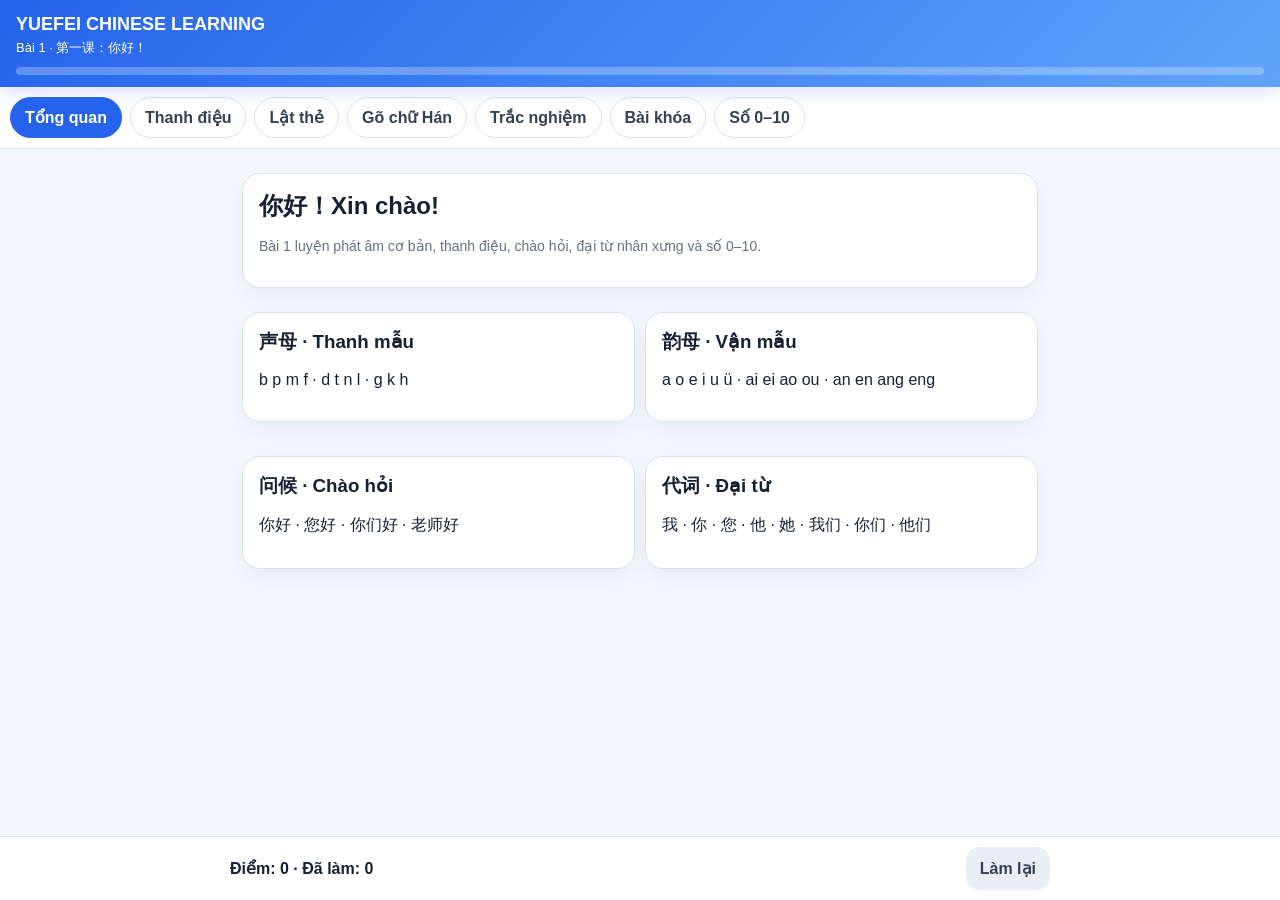
<file: lessons/bai-01.html>
<!doctype html>
<html lang="vi">
<head>
<meta charset="utf-8">
<meta name="viewport" content="width=device-width,initial-scale=1,viewport-fit=cover">
<meta name="theme-color" content="#2563eb">
<title>Yuefei - Bài 1: 你好</title>
<style>
:root{
  --blue:#2563eb;--blue2:#1d4ed8;--bg:#f4f7fb;--card:#fff;--text:#172033;
  --muted:#667085;--line:#d8e1ee;--ok:#16a34a;--bad:#dc2626;--gold:#f59e0b
}
*{box-sizing:border-box}
html,body{margin:0;background:var(--bg);color:var(--text);font-family:Arial,"Noto Sans SC","PingFang SC","Microsoft YaHei",sans-serif}
button,input{font:inherit}
header{position:sticky;top:0;z-index:20;background:linear-gradient(135deg,var(--blue),#60a5fa);color:#fff;padding:14px 16px 12px;box-shadow:0 4px 16px #2563eb33}
.brand{font-size:18px;font-weight:800}.sub{font-size:13px;margin-top:4px}
.progress-wrap{height:8px;background:#ffffff44;border-radius:99px;margin-top:10px;overflow:hidden}
.progress{height:100%;width:0;background:#fff;transition:.25s}
nav{position:sticky;top:82px;z-index:19;background:#fff;border-bottom:1px solid var(--line);display:flex;gap:8px;overflow-x:auto;padding:10px;scrollbar-width:none}
nav::-webkit-scrollbar{display:none}
.tab{white-space:nowrap;border:1px solid var(--line);background:#fff;border-radius:999px;padding:10px 14px;font-weight:700;color:#344054}
.tab.active{background:var(--blue);color:#fff;border-color:var(--blue)}
main{max-width:820px;margin:auto;padding:12px 12px 92px}
.section{display:none}.section.active{display:block}
.card{background:var(--card);border:1px solid var(--line);border-radius:18px;padding:16px;margin:12px 0;box-shadow:0 8px 24px #1018280d}
h2,h3{margin:0 0 10px}.note{color:var(--muted);font-size:14px;line-height:1.5}
.flash{min-height:280px;display:flex;flex-direction:column;align-items:center;justify-content:center;text-align:center;background:linear-gradient(180deg,#fff,#f8fbff);border:2px solid #dbeafe;border-radius:22px;padding:24px;user-select:none}
.hanzi{font-size:58px;font-weight:800;line-height:1.15}.pinyin{font-size:22px;color:var(--blue);font-weight:800;margin-top:10px}.meaning{font-size:21px;margin-top:8px}.example{color:#475467;margin-top:12px;line-height:1.55}
.row{display:flex;gap:10px;margin-top:12px}.btn{border:0;border-radius:14px;padding:12px 14px;font-weight:800;flex:1;cursor:pointer}
.primary{background:var(--blue);color:#fff}.secondary{background:#e9eef6;color:#344054}.good{background:#dcfce7;color:#166534}.warn{background:#fff7ed;color:#9a3412}
.option{display:block;width:100%;text-align:left;border:1px solid var(--line);background:#fff;padding:12px 14px;border-radius:14px;margin:8px 0}
.option.correct{background:#ecfdf3;border-color:var(--ok)}.option.wrong{background:#fff1f2;border-color:var(--bad)}
.feedback{min-height:24px;font-weight:800;margin-top:8px}.feedback.ok{color:var(--ok)}.feedback.bad{color:var(--bad)}
.input{width:100%;padding:13px 14px;border:1px solid var(--line);border-radius:14px;background:#fff}
.grid{display:grid;grid-template-columns:repeat(2,minmax(0,1fr));gap:10px}
.tone{padding:16px;border-radius:16px;border:1px solid var(--line);background:#fff;text-align:center}
.tone b{font-size:28px;color:var(--blue)}.small{font-size:12px;color:var(--muted)}
.wordbank{display:flex;flex-wrap:wrap;gap:8px}.chip{border:1px solid #cbd5e1;background:#fff;border-radius:999px;padding:8px 12px;font-weight:700}.answerline{min-height:50px;border:2px dashed #cbd5e1;border-radius:14px;padding:10px;margin-top:10px}
.dialogue p{line-height:1.7;margin:8px 0}.speaker{font-weight:800;color:var(--blue)}
footer{position:fixed;left:0;right:0;bottom:0;background:#fffffff2;border-top:1px solid var(--line);padding:10px 12px;z-index:30;backdrop-filter:blur(8px)}
.footer-inner{max-width:820px;margin:auto;display:flex;align-items:center;gap:10px}.score{font-weight:800;flex:1}
@media(max-width:560px){.grid{grid-template-columns:1fr}.hanzi{font-size:50px}.card{padding:14px}.row{gap:8px}.btn{padding:11px}}
</style>
</head>
<body>
<header>
  <div class="brand">YUEFEI CHINESE LEARNING</div>
  <div class="sub">Bài 1 · 第一课：你好！</div>
  <div class="progress-wrap"><div class="progress" id="progress"></div></div>
</header>

<nav>
  <button class="tab active" data-tab="overview">Tổng quan</button>
  <button class="tab" data-tab="tones">Thanh điệu</button>
  <button class="tab" data-tab="flash">Lật thẻ</button>
  <button class="tab" data-tab="typing">Gõ chữ Hán</button>
  <button class="tab" data-tab="choice">Trắc nghiệm</button>
  <button class="tab" data-tab="dialogue">Bài khóa</button>
  <button class="tab" data-tab="numbers">Số 0–10</button>
</nav>

<main>
<section id="overview" class="section active">
  <div class="card">
    <h2>你好！Xin chào!</h2>
    <p class="note">Bài 1 luyện phát âm cơ bản, thanh điệu, chào hỏi, đại từ nhân xưng và số 0–10.</p>
  </div>
  <div class="grid">
    <div class="card"><h3>声母 · Thanh mẫu</h3><p>b p m f · d t n l · g k h</p></div>
    <div class="card"><h3>韵母 · Vận mẫu</h3><p>a o e i u ü · ai ei ao ou · an en ang eng</p></div>
    <div class="card"><h3>问候 · Chào hỏi</h3><p>你好 · 您好 · 你们好 · 老师好</p></div>
    <div class="card"><h3>代词 · Đại từ</h3><p>我 · 你 · 您 · 他 · 她 · 我们 · 你们 · 他们</p></div>
  </div>
</section>

<section id="tones" class="section">
  <div class="card">
    <h2>声调 · Thanh điệu</h2>
    <div class="note">Đọc theo đường nét của thanh. Chạm vào từng ô để luyện.</div>
  </div>
  <div class="grid">
    <button class="tone" onclick="alert('Thanh 1: cao và đều')"><b>mā</b><div>Thanh 1</div></button>
    <button class="tone" onclick="alert('Thanh 2: đi lên')"><b>má</b><div>Thanh 2</div></button>
    <button class="tone" onclick="alert('Thanh 3: xuống rồi lên')"><b>mǎ</b><div>Thanh 3</div></button>
    <button class="tone" onclick="alert('Thanh 4: đi xuống mạnh')"><b>mà</b><div>Thanh 4</div></button>
  </div>
  <div class="card">
    <h3>Luyện phân biệt</h3>
    <div id="toneQ" class="qtitle"></div>
    <div id="toneOpts"></div>
    <div id="toneFb" class="feedback"></div>
    <button class="btn primary" style="width:100%" onclick="nextTone()">Câu tiếp theo</button>
  </div>
  <div class="card">
    <h3>Biến điệu thanh 3</h3>
    <p><b>nǐ hǎo → ní hǎo</b></p>
    <p><b>hěn hǎo → hén hǎo</b></p>
    <p class="note">Khi hai thanh 3 đi liền nhau, âm thứ nhất thường đọc thành thanh 2.</p>
  </div>
</section>

<section id="flash" class="section">
  <div class="card"><h2>Lật thẻ từ vựng</h2><div class="note">Chạm vào thẻ để hiện phiên âm và nghĩa.</div></div>
  <div class="flash" id="flashCard">
    <div class="hanzi" id="fcHanzi"></div>
    <div id="fcDetail" style="display:none">
      <div class="pinyin" id="fcPinyin"></div>
      <div class="meaning" id="fcMeaning"></div>
      <div class="example" id="fcExample"></div>
    </div>
  </div>
  <div class="row">
    <button class="btn secondary" onclick="prevCard()">← Trước</button>
    <button class="btn primary" onclick="toggleCard()">Lật thẻ</button>
    <button class="btn secondary" onclick="nextCard()">Tiếp →</button>
  </div>
  <div class="row">
    <button class="btn good" onclick="rememberCard()">Đã nhớ</button>
    <button class="btn warn" onclick="shuffleCards()">Trộn thẻ</button>
  </div>
  <div class="card small" id="cardCount"></div>
</section>

<section id="typing" class="section">
  <div class="card"><h2>Gõ chữ Hán</h2><div class="note">Nhìn nghĩa rồi nhập đúng chữ Hán.</div></div>
  <div class="card">
    <div class="qtitle" id="typeQ"></div>
    <input id="typeInput" class="input" placeholder="Nhập chữ Hán...">
    <div class="row">
      <button class="btn secondary" onclick="showType()">Xem đáp án</button>
      <button class="btn primary" onclick="checkType()">Kiểm tra</button>
    </div>
    <div class="feedback" id="typeFb"></div>
    <button class="btn good" style="width:100%;margin-top:10px" onclick="nextType()">Câu tiếp theo</button>
  </div>
</section>

<section id="choice" class="section">
  <div class="card"><h2>Chọn đáp án đúng</h2></div>
  <div class="card">
    <div class="qtitle" id="choiceQ"></div>
    <div id="choiceOpts"></div>
    <div class="feedback" id="choiceFb"></div>
    <button class="btn primary" style="width:100%" onclick="nextChoice()">Câu tiếp theo</button>
  </div>
</section>

<section id="dialogue" class="section">
  <div class="card dialogue">
    <h2>课文一 · Bài khóa 1</h2>
    <p><span class="speaker">马丁：</span>你好！<br><span class="small">Mǎdīng: Nǐ hǎo!</span></p>
    <p><span class="speaker">林娜：</span>你好！<br><span class="small">Línnà: Nǐ hǎo!</span></p>
  </div>
  <div class="card dialogue">
    <h2>课文二 · Bài khóa 2</h2>
    <p><span class="speaker">李一民：</span>你好！<br><span class="small">Lǐ Yīmín: Nǐ hǎo!</span></p>
    <p><span class="speaker">阿明：</span>您好！<br><span class="small">Āmíng: Nín hǎo!</span></p>
  </div>
  <div class="card dialogue">
    <h2>扩展 · Mở rộng</h2>
    <p><span class="speaker">A：</span>你好吗？</p>
    <p><span class="speaker">B：</span>我很好，谢谢！</p>
    <p><span class="speaker">A：</span>不客气！</p>
  </div>
  <div id="dialogueQuiz"></div>
</section>

<section id="numbers" class="section">
  <div class="card"><h2>数字 0–10</h2><div class="note">Chạm vào số để xem cách đọc.</div></div>
  <div class="grid" id="numberGrid"></div>
  <div class="card">
    <h3>Kiểm tra nhanh</h3>
    <div id="numberQ" class="qtitle"></div>
    <div id="numberOpts"></div>
    <div id="numberFb" class="feedback"></div>
    <button class="btn primary" style="width:100%" onclick="nextNumber()">Câu tiếp theo</button>
  </div>
</section>
</main>

<footer><div class="footer-inner"><div id="scoreText" class="score">Điểm: 0 · Đã làm: 0</div><button class="btn secondary" style="flex:0 0 auto" onclick="location.reload()">Làm lại</button></div></footer>

<script>
const $=id=>document.getElementById(id);
let score=0,done=0,known=0;
function add(n){score+=n;done++;$("scoreText").textContent=`Điểm: ${score} · Đã làm: ${done}`;$("progress").style.width=Math.min(100,Math.round(done/25*100))+"%"}
function norm(s){return(s||"").replace(/[，。！？,.!?；;：:\s]/g,"")}
document.querySelectorAll(".tab").forEach(b=>b.onclick=()=>{document.querySelectorAll(".tab").forEach(x=>x.classList.remove("active"));document.querySelectorAll(".section").forEach(x=>x.classList.remove("active"));b.classList.add("active");$(b.dataset.tab).classList.add("active")});

const vocab=[
["你好","nǐ hǎo","xin chào","你好！"],
["您好","nín hǎo","xin chào (kính trọng)","老师，您好！"],
["你们好","nǐmen hǎo","xin chào các bạn","同学们，你们好！"],
["老师好","lǎoshī hǎo","chào thầy/cô","老师好！"],
["我","wǒ","tôi","我很好。"],
["你","nǐ","bạn","你好吗？"],
["您","nín","ngài, ông/bà, thầy/cô","您好！"],
["他","tā","anh ấy","他很好。"],
["她","tā","cô ấy","她很好。"],
["我们","wǒmen","chúng tôi/chúng ta","我们很好。"],
["你们","nǐmen","các bạn","你们好！"],
["他们","tāmen","họ (nam/hỗn hợp)","他们很好。"],
["她们","tāmen","họ (nữ)","她们很好。"],
["好","hǎo","tốt, khỏe","很好。"],
["谢谢","xièxie","cảm ơn","谢谢！"],
["不客气","bú kèqi","không có gì","不客气！"],
["吗","ma","trợ từ nghi vấn","你好吗？"],
["很","hěn","rất","我很好。"],
["老师","lǎoshī","giáo viên","老师好！"]
].sort(()=>Math.random()-.5);
let fi=0,shown=false;
function renderCard(){let v=vocab[fi];$("fcHanzi").textContent=v[0];$("fcPinyin").textContent=v[1];$("fcMeaning").textContent=v[2];$("fcExample").textContent=v[3];$("fcDetail").style.display=shown?"block":"none";$("cardCount").textContent=`Thẻ ${fi+1}/${vocab.length} · Đã nhớ ${known}`}
function toggleCard(){shown=!shown;renderCard()}function nextCard(){fi=(fi+1)%vocab.length;shown=false;renderCard()}function prevCard(){fi=(fi-1+vocab.length)%vocab.length;shown=false;renderCard()}function rememberCard(){known++;add(1);nextCard()}function shuffleCards(){vocab.sort(()=>Math.random()-.5);fi=0;shown=false;renderCard()}$("flashCard").onclick=toggleCard;renderCard();

const toneQs=[
["Chọn âm mang thanh 3",["mā","má","mǎ","mà"],"mǎ"],
["Chọn âm mang thanh 2",["ní","nǐ","nì","nī"],"ní"],
["Chọn cách đọc đúng của 好",["hāo","háo","hǎo","hào"],"hǎo"],
["Chọn cách đọc đúng của 你",["nī","ní","nǐ","nì"],"nǐ"]
];let toi=0;
function renderTone(){let q=toneQs[toi];$("toneQ").textContent=q[0];$("toneOpts").innerHTML="";$("toneFb").textContent="";q[1].forEach(o=>{let b=document.createElement("button");b.className="option";b.textContent=o;b.onclick=()=>{[...$("toneOpts").children].forEach(x=>x.disabled=true);if(o===q[2]){b.classList.add("correct");$("toneFb").textContent="Chính xác!";$("toneFb").className="feedback ok";add(2)}else{b.classList.add("wrong");$("toneFb").textContent="Đáp án: "+q[2];$("toneFb").className="feedback bad";add(0)}};$("toneOpts").appendChild(b)})}
function nextTone(){toi=(toi+1)%toneQs.length;renderTone()}renderTone();

const typing=[["tôi","我"],["bạn","你"],["ngài / thầy cô","您"],["anh ấy","他"],["cô ấy","她"],["xin chào","你好"],["cảm ơn","谢谢"],["giáo viên","老师"],["các bạn","你们"],["chúng tôi","我们"]];let tyi=0;
function renderType(){$("typeQ").textContent=typing[tyi][0];$("typeInput").value="";$("typeFb").textContent="";$("typeFb").className="feedback"}
function checkType(){if(norm($("typeInput").value)===typing[tyi][1]){$("typeFb").textContent="Chính xác!";$("typeFb").className="feedback ok";add(2)}else{$("typeFb").textContent="Đáp án: "+typing[tyi][1];$("typeFb").className="feedback bad";add(0)}}
function showType(){$("typeFb").textContent="Đáp án: "+typing[tyi][1]}
function nextType(){tyi=(tyi+1)%typing.length;renderType()}renderType();

const choices=[
["“您好” dùng trong trường hợp nào?",["Chào bạn thân","Chào người lớn/thầy cô","Tạm biệt","Cảm ơn"],"Chào người lớn/thầy cô"],
["“我们” nghĩa là gì?",["các bạn","họ","chúng tôi/chúng ta","cô ấy"],"chúng tôi/chúng ta"],
["“她” nghĩa là gì?",["anh ấy","cô ấy","tôi","bạn"],"cô ấy"],
["你好吗？",["Bạn tên gì?","Bạn khỏe không?","Bạn là ai?","Bạn đi đâu?"],"Bạn khỏe không?"],
["我很好，谢谢！",["Tôi rất khỏe, cảm ơn!","Tôi không khỏe.","Xin chào các bạn.","Không có gì."],"Tôi rất khỏe, cảm ơn!"],
["“老师好” nghĩa là gì?",["Cảm ơn thầy cô","Chào thầy/cô","Tạm biệt thầy cô","Thầy cô khỏe không?"],"Chào thầy/cô"]
];let ci=0;
function renderChoice(){let q=choices[ci];$("choiceQ").textContent=q[0];$("choiceOpts").innerHTML="";$("choiceFb").textContent="";q[1].slice().sort(()=>Math.random()-.5).forEach(o=>{let b=document.createElement("button");b.className="option";b.textContent=o;b.onclick=()=>{[...$("choiceOpts").children].forEach(x=>x.disabled=true);if(o===q[2]){b.classList.add("correct");$("choiceFb").textContent="Chính xác!";$("choiceFb").className="feedback ok";add(2)}else{b.classList.add("wrong");$("choiceFb").textContent="Đáp án: "+q[2];$("choiceFb").className="feedback bad";add(0)}};$("choiceOpts").appendChild(b)})}
function nextChoice(){ci=(ci+1)%choices.length;renderChoice()}renderChoice();

const dialogueQs=[
["马丁怎么跟林娜打招呼？",["你好！","您好！","老师好！"],"你好！"],
["阿明怎么跟李一民打招呼？",["你们好！","您好！","谢谢！"],"您好！"],
["老师来了，学生应该说什么？",["老师好！","你好吗？","不客气！"],"老师好！"]
];
function renderDialogue(){let host=$("dialogueQuiz");dialogueQs.forEach((q,i)=>{let c=document.createElement("div");c.className="card";c.innerHTML=`<div class="qtitle">${i+1}. ${q[0]}</div>`;q[1].forEach(o=>{let b=document.createElement("button");b.className="option";b.textContent=o;b.onclick=()=>{c.querySelectorAll("button").forEach(x=>x.disabled=true);if(o===q[2]){b.classList.add("correct");add(3)}else{b.classList.add("wrong");add(0)}};c.appendChild(b)});host.appendChild(c)})}renderDialogue();

const nums=[["0","零","líng"],["1","一","yī"],["2","二","èr"],["3","三","sān"],["4","四","sì"],["5","五","wǔ"],["6","六","liù"],["7","七","qī"],["8","八","bā"],["9","九","jiǔ"],["10","十","shí"]];
nums.forEach(n=>{let b=document.createElement("button");b.className="tone";b.innerHTML=`<b>${n[0]}</b><div>${n[1]}</div><div class="small">${n[2]}</div>`;b.onclick=()=>alert(`${n[0]} = ${n[1]} (${n[2]})`);$("numberGrid").appendChild(b)});
let ni=0;
function renderNumber(){let q=nums[ni];$("numberQ").textContent=`Số ${q[0]} viết bằng chữ Hán là gì?`;$("numberOpts").innerHTML="";$("numberFb").textContent="";let opts=[q[1],...nums.filter(x=>x[1]!==q[1]).sort(()=>Math.random()-.5).slice(0,3).map(x=>x[1])].sort(()=>Math.random()-.5);opts.forEach(o=>{let b=document.createElement("button");b.className="option";b.textContent=o;b.onclick=()=>{[...$("numberOpts").children].forEach(x=>x.disabled=true);if(o===q[1]){b.classList.add("correct");$("numberFb").textContent="Chính xác!";$("numberFb").className="feedback ok";add(2)}else{b.classList.add("wrong");$("numberFb").textContent="Đáp án: "+q[1];$("numberFb").className="feedback bad";add(0)}};$("numberOpts").appendChild(b)})}
function nextNumber(){ni=(ni+1)%nums.length;renderNumber()}renderNumber();
</script>
</body>
</html>
</file>
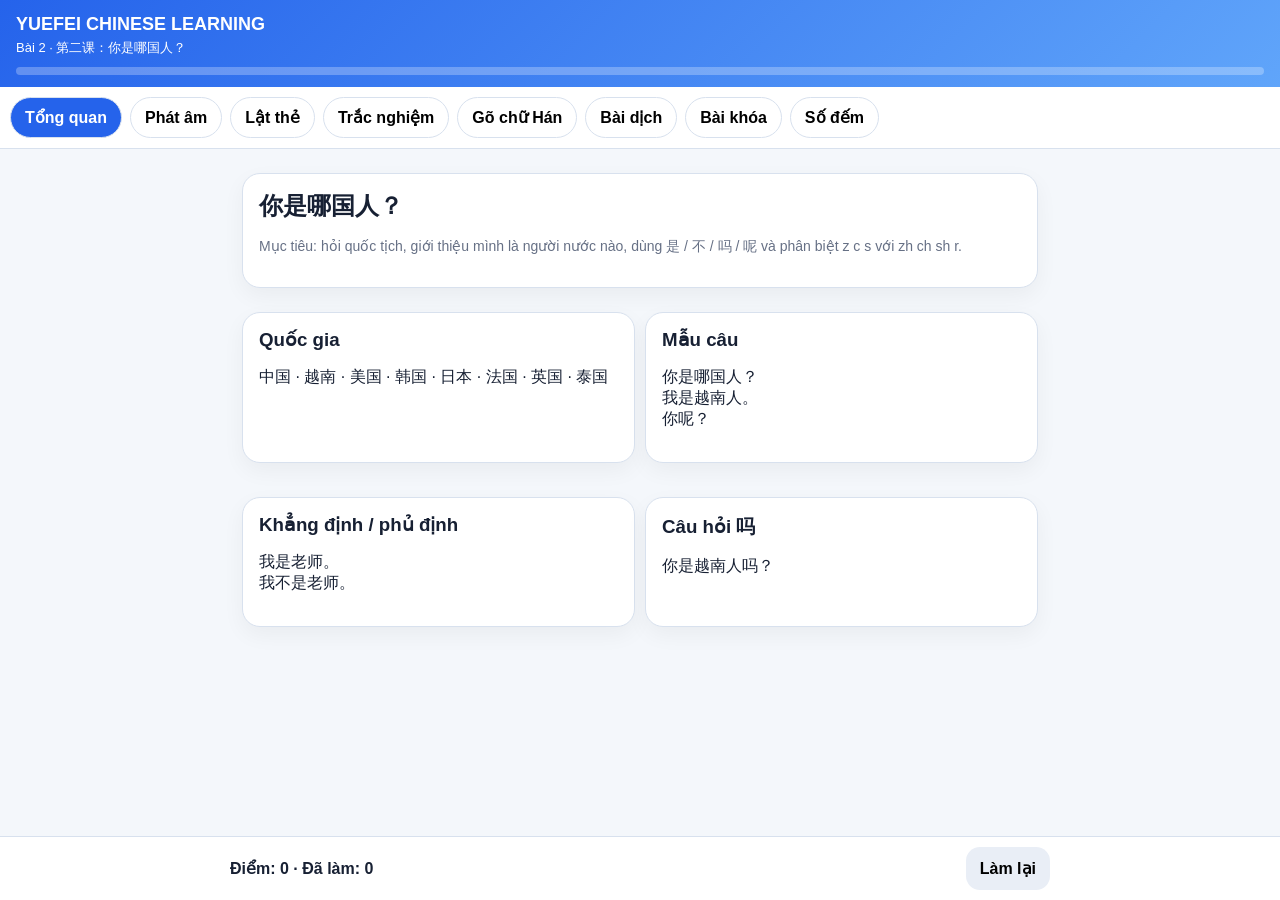
<file: lessons/bai-02.html>
<!doctype html>
<html lang="vi">
<head>
<meta charset="utf-8">
<meta name="viewport" content="width=device-width,initial-scale=1,viewport-fit=cover">
<meta name="theme-color" content="#2563eb">
<title>Yuefei - Bài 2: 你是哪国人？</title>
<style>
:root{--blue:#2563eb;--bg:#f4f7fb;--card:#fff;--text:#172033;--muted:#667085;--line:#d8e1ee;--ok:#16a34a;--bad:#dc2626}
*{box-sizing:border-box}
body{margin:0;background:var(--bg);color:var(--text);font-family:Arial,"Noto Sans SC","Microsoft YaHei",sans-serif}
button,input{font:inherit}
header{position:sticky;top:0;z-index:20;background:linear-gradient(135deg,#2563eb,#60a5fa);color:#fff;padding:14px 16px 12px}
.brand{font-size:18px;font-weight:800}.sub{font-size:13px;margin-top:4px}
.progress-wrap{height:8px;background:#ffffff44;border-radius:99px;margin-top:10px;overflow:hidden}.progress{height:100%;background:#fff;width:0}
nav{position:sticky;top:82px;z-index:19;display:flex;gap:8px;overflow:auto;background:#fff;padding:10px;border-bottom:1px solid var(--line)}
.tab{white-space:nowrap;border:1px solid var(--line);background:#fff;border-radius:99px;padding:10px 14px;font-weight:700}.tab.active{background:var(--blue);color:#fff}
main{max-width:820px;margin:auto;padding:12px 12px 90px}.section{display:none}.section.active{display:block}
.card{background:#fff;border:1px solid var(--line);border-radius:18px;padding:16px;margin:12px 0;box-shadow:0 8px 22px #0000000c}
h2,h3{margin:0 0 10px}.note{font-size:14px;color:var(--muted);line-height:1.5}
.grid{display:grid;grid-template-columns:repeat(2,minmax(0,1fr));gap:10px}
.flash{min-height:280px;display:flex;flex-direction:column;justify-content:center;align-items:center;text-align:center;background:linear-gradient(180deg,#fff,#f8fbff);border:2px solid #dbeafe;border-radius:22px;padding:24px}
.hz{font-size:54px;font-weight:800}.py{font-size:22px;color:var(--blue);font-weight:800;margin-top:10px}.mean{font-size:20px;margin-top:8px}.ex{color:#475467;margin-top:12px}
.row{display:flex;gap:10px;margin-top:12px}.btn{flex:1;border:0;border-radius:14px;padding:12px 14px;font-weight:800}.primary{background:var(--blue);color:#fff}.secondary{background:#e9eef6}.goodbtn{background:#dcfce7;color:#166534}
.option{width:100%;text-align:left;border:1px solid var(--line);background:#fff;padding:12px 14px;border-radius:14px;margin:8px 0}.correct{background:#ecfdf3!important;border-color:var(--ok)!important}.wrong{background:#fff1f2!important;border-color:var(--bad)!important}
.feedback{font-weight:800;min-height:24px;margin-top:8px}.ok{color:var(--ok)}.bad{color:var(--bad)}
.input{width:100%;padding:13px 14px;border:1px solid var(--line);border-radius:14px}
.tone{padding:16px;border:1px solid var(--line);border-radius:16px;background:#fff;text-align:center}.tone b{font-size:26px;color:var(--blue)}
.dialogue p{line-height:1.7}.speaker{font-weight:800;color:var(--blue)}
footer{position:fixed;bottom:0;left:0;right:0;background:#fffffff2;border-top:1px solid var(--line);padding:10px 12px}.footer-inner{max-width:820px;margin:auto;display:flex;gap:10px;align-items:center}.score{font-weight:800;flex:1}
@media(max-width:560px){.grid{grid-template-columns:1fr}.hz{font-size:47px}.card{padding:14px}}
</style>
</head>
<body>
<header><div class="brand">YUEFEI CHINESE LEARNING</div><div class="sub">Bài 2 · 第二课：你是哪国人？</div><div class="progress-wrap"><div class="progress" id="progress"></div></div></header>

<nav>
<button class="tab active" data-tab="overview">Tổng quan</button>
<button class="tab" data-tab="pron">Phát âm</button>
<button class="tab" data-tab="flash">Lật thẻ</button>
<button class="tab" data-tab="choice">Trắc nghiệm</button>
<button class="tab" data-tab="typing">Gõ chữ Hán</button>
<button class="tab" data-tab="translate">Bài dịch</button>
<button class="tab" data-tab="reading">Bài khóa</button>
<button class="tab" data-tab="numbers">Số đếm</button>
</nav>

<main>
<section id="overview" class="section active">
<div class="card"><h2>你是哪国人？</h2><p class="note">Mục tiêu: hỏi quốc tịch, giới thiệu mình là người nước nào, dùng 是 / 不 / 吗 / 呢 và phân biệt z c s với zh ch sh r.</p></div>
<div class="grid">
<div class="card"><h3>Quốc gia</h3><p>中国 · 越南 · 美国 · 韩国 · 日本 · 法国 · 英国 · 泰国</p></div>
<div class="card"><h3>Mẫu câu</h3><p>你是哪国人？<br>我是越南人。<br>你呢？</p></div>
<div class="card"><h3>Khẳng định / phủ định</h3><p>我是老师。<br>我不是老师。</p></div>
<div class="card"><h3>Câu hỏi 吗</h3><p>你是越南人吗？</p></div>
</div>
</section>

<section id="pron" class="section">
<div class="card"><h2>声母 · Thanh mẫu mới</h2><div class="grid">
<div class="tone"><b>zh ch sh r</b><div>Âm uốn lưỡi</div></div>
<div class="tone"><b>z c s</b><div>Âm đầu lưỡi</div></div>
</div></div>
<div class="card"><h3>Âm tiết đặc biệt</h3><p><b>zhi · chi · shi · ri</b></p><p><b>zi · ci · si</b></p><p class="note">“i” sau zh/ch/sh/r/z/c/s không đọc như i thông thường.</p></div>
<div class="card"><h3>Luyện phân biệt</h3><div id="pronQ"></div><div id="pronOpts"></div><div id="pronFb" class="feedback"></div><button class="btn primary" style="width:100%" onclick="nextPron()">Câu tiếp theo</button></div>
</section>

<section id="flash" class="section">
<div class="card"><h2>Lật thẻ từ vựng</h2></div>
<div class="flash" id="flashCard"><div class="hz" id="fcHanzi"></div><div id="fcDetail" style="display:none"><div class="py" id="fcPinyin"></div><div class="mean" id="fcMeaning"></div><div class="ex" id="fcExample"></div></div></div>
<div class="row"><button class="btn secondary" onclick="prevCard()">← Trước</button><button class="btn primary" onclick="toggleCard()">Lật thẻ</button><button class="btn secondary" onclick="nextCard()">Tiếp →</button></div>
<div class="row"><button class="btn goodbtn" onclick="rememberCard()">Đã nhớ</button><button class="btn secondary" onclick="shuffleCards()">Trộn thẻ</button></div><div class="card" id="cardCount"></div>
</section>

<section id="choice" class="section">
<div class="card"><h2>Chọn đáp án đúng</h2><div id="choiceQ"></div><div id="choiceOpts"></div><div id="choiceFb" class="feedback"></div><button class="btn primary" style="width:100%" onclick="nextChoice()">Câu tiếp theo</button></div>
</section>

<section id="typing" class="section">
<div class="card"><h2>Gõ chữ Hán</h2><div id="typeQ"></div><input id="typeInput" class="input" placeholder="Nhập chữ Hán..."><div class="row"><button class="btn secondary" onclick="showType()">Xem đáp án</button><button class="btn primary" onclick="checkType()">Kiểm tra</button></div><div id="typeFb" class="feedback"></div><button class="btn goodbtn" style="width:100%" onclick="nextType()">Câu tiếp theo</button></div>
</section>

<section id="translate" class="section">
<div class="card"><h2>Dịch Việt → Trung</h2><div id="transQ"></div><input id="transInput" class="input" placeholder="Nhập câu tiếng Trung..."><div class="row"><button class="btn secondary" onclick="showTrans()">Xem đáp án</button><button class="btn primary" onclick="checkTrans()">Kiểm tra</button></div><div id="transFb" class="feedback"></div><button class="btn goodbtn" style="width:100%" onclick="nextTrans()">Câu tiếp theo</button></div>
</section>

<section id="reading" class="section">
<div class="card dialogue"><h2>课文 · Bài khóa</h2>
<p><span class="speaker">崔浩：</span>你是哪国人？</p>
<p><span class="speaker">马丁：</span>我是美国人，你呢？</p>
<p><span class="speaker">崔浩：</span>我是韩国人。</p>
</div>
<div id="readQuiz"></div>
</section>

<section id="numbers" class="section">
<div class="card"><h2>数字 0–10</h2><div class="grid" id="numGrid"></div></div>
<div class="card"><h3>Kiểm tra nhanh</h3><div id="numQ"></div><div id="numOpts"></div><div id="numFb" class="feedback"></div><button class="btn primary" style="width:100%" onclick="nextNum()">Câu tiếp theo</button></div>
</section>
</main>

<footer><div class="footer-inner"><div id="scoreText" class="score">Điểm: 0 · Đã làm: 0</div><button class="btn secondary" style="flex:0 0 auto" onclick="location.reload()">Làm lại</button></div></footer>

<script>
const $=id=>document.getElementById(id);let score=0,done=0,known=0;
function add(n){score+=n;done++;$("scoreText").textContent=`Điểm: ${score} · Đã làm: ${done}`;$("progress").style.width=Math.min(100,done/25*100)+"%"}
function norm(s){return(s||"").replace(/[，。！？,.!?；;：:\s]/g,"")}
document.querySelectorAll(".tab").forEach(b=>b.onclick=()=>{document.querySelectorAll(".tab").forEach(x=>x.classList.remove("active"));document.querySelectorAll(".section").forEach(x=>x.classList.remove("active"));b.classList.add("active");$(b.dataset.tab).classList.add("active")});

const vocab=[
["中国","Zhōngguó","Trung Quốc","我是中国人。"],["越南","Yuènán","Việt Nam","我是越南人。"],["美国","Měiguó","Mỹ","马丁是美国人。"],["韩国","Hánguó","Hàn Quốc","崔浩是韩国人。"],["日本","Rìběn","Nhật Bản","他是日本人。"],["法国","Fǎguó","Pháp","她是法国人。"],["英国","Yīngguó","Anh","他是英国人。"],["泰国","Tàiguó","Thái Lan","她是泰国人。"],["哪国人","nǎ guó rén","người nước nào","你是哪国人？"],["是","shì","là","我是老师。"],["不","bù","không","我不是老师。"],["吗","ma","trợ từ nghi vấn","你是越南人吗？"],["呢","ne","còn... thì sao?","你呢？"],["早上","zǎoshang","buổi sáng","早上好！"],["早上好","zǎoshang hǎo","chào buổi sáng","老师，早上好！"]
].sort(()=>Math.random()-.5);
let fi=0,shown=false;
function renderCard(){let v=vocab[fi];fcHanzi.textContent=v[0];fcPinyin.textContent=v[1];fcMeaning.textContent=v[2];fcExample.textContent=v[3];fcDetail.style.display=shown?"block":"none";cardCount.textContent=`Thẻ ${fi+1}/${vocab.length} · Đã nhớ ${known}`}
function toggleCard(){shown=!shown;renderCard()}function nextCard(){fi=(fi+1)%vocab.length;shown=false;renderCard()}function prevCard(){fi=(fi-1+vocab.length)%vocab.length;shown=false;renderCard()}function rememberCard(){known++;add(1);nextCard()}function shuffleCards(){vocab.sort(()=>Math.random()-.5);fi=0;shown=false;renderCard()}flashCard.onclick=toggleCard;renderCard();

const pronQs=[["Chọn âm uốn lưỡi",["z","c","sh","s"],"sh"],["Chọn âm đầu lưỡi",["zh","ch","r","z"],"z"],["Âm nào bật hơi?",["zh","ch","sh","r"],"ch"],["Chọn âm tiết đặc biệt đúng",["zhi","zii","shi","rii"],"zhi"]];let pi=0;
function renderPron(){let q=pronQs[pi];pronQ.textContent=q[0];pronOpts.innerHTML="";pronFb.textContent="";q[1].forEach(o=>{let b=document.createElement("button");b.className="option";b.textContent=o;b.onclick=()=>{[...pronOpts.children].forEach(x=>x.disabled=true);if(o===q[2]){b.classList.add("correct");pronFb.textContent="Chính xác!";pronFb.className="feedback ok";add(2)}else{b.classList.add("wrong");pronFb.textContent="Đáp án: "+q[2];pronFb.className="feedback bad";add(0)}};pronOpts.appendChild(b)})}
function nextPron(){pi=(pi+1)%pronQs.length;renderPron()}renderPron();

const choices=[
["你是哪国人？",["Bạn là người nước nào?","Bạn tên gì?","Bạn học gì?","Bạn khỏe không?"],"Bạn là người nước nào?"],
["我是越南人。",["Tôi là người Việt Nam.","Tôi không phải người Việt Nam.","Tôi là giáo viên.","Tôi học tiếng Việt."],"Tôi là người Việt Nam."],
["你是越南人吗？",["Bạn là người Việt Nam phải không?","Bạn là người nước nào?","Bạn có khỏe không?","Bạn là ai?"],"Bạn là người Việt Nam phải không?"],
["我不是韩国人。",["Tôi là người Hàn.","Tôi không phải người Hàn.","Tôi là người Việt.","Tôi không phải giáo viên."],"Tôi không phải người Hàn."],
["“你呢？” nghĩa là gì?",["Còn bạn?","Bạn là ai?","Bạn có khỏe không?","Bạn đi đâu?"],"Còn bạn?"],
["“早上好” dùng khi nào?",["Buổi sáng","Buổi trưa","Buổi tối","Khi tạm biệt"],"Buổi sáng"]
];let ci=0;
function renderChoice(){let q=choices[ci];choiceQ.textContent=q[0];choiceOpts.innerHTML="";choiceFb.textContent="";q[1].slice().sort(()=>Math.random()-.5).forEach(o=>{let b=document.createElement("button");b.className="option";b.textContent=o;b.onclick=()=>{[...choiceOpts.children].forEach(x=>x.disabled=true);if(o===q[2]){b.classList.add("correct");choiceFb.textContent="Chính xác!";choiceFb.className="feedback ok";add(2)}else{b.classList.add("wrong");choiceFb.textContent="Đáp án: "+q[2];choiceFb.className="feedback bad";add(0)}};choiceOpts.appendChild(b)})}
function nextChoice(){ci=(ci+1)%choices.length;renderChoice()}renderChoice();

const typing=[["Trung Quốc","中国"],["Việt Nam","越南"],["Mỹ","美国"],["Hàn Quốc","韩国"],["Nhật Bản","日本"],["người nước nào","哪国人"],["là","是"],["không","不"],["còn... thì sao?","呢"],["chào buổi sáng","早上好"]];let ti=0;
function renderType(){typeQ.textContent=typing[ti][0];typeInput.value="";typeFb.textContent=""}
function checkType(){if(norm(typeInput.value)===typing[ti][1]){typeFb.textContent="Chính xác!";typeFb.className="feedback ok";add(2)}else{typeFb.textContent="Đáp án: "+typing[ti][1];typeFb.className="feedback bad";add(0)}}
function showType(){typeFb.textContent="Đáp án: "+typing[ti][1]}function nextType(){ti=(ti+1)%typing.length;renderType()}renderType();

const trans=[["Bạn là người nước nào?","你是哪国人"],["Tôi là người Việt Nam.","我是越南人"],["Tôi là người Mỹ, còn bạn?","我是美国人你呢"],["Bạn là người Việt Nam phải không?","你是越南人吗"],["Tôi không phải người Hàn Quốc.","我不是韩国人"],["Cô ấy là người Pháp.","她是法国人"]];let tri=0;
function renderTrans(){transQ.textContent=trans[tri][0];transInput.value="";transFb.textContent=""}
function checkTrans(){if(norm(transInput.value)===norm(trans[tri][1])){transFb.textContent="Chính xác!";transFb.className="feedback ok";add(3)}else{transFb.textContent="Đáp án: "+trans[tri][1]+"。";transFb.className="feedback bad";add(0)}}
function showTrans(){transFb.textContent="Đáp án: "+trans[tri][1]+"。"}function nextTrans(){tri=(tri+1)%trans.length;renderTrans()}renderTrans();

const readQs=[["马丁是哪国人？",["美国人","韩国人","日本人"],"美国人"],["崔浩是哪国人？",["美国人","韩国人","中国人"],"韩国人"],["“你呢？”是谁说的？",["马丁","崔浩","老师"],"马丁"]];
readQs.forEach((q,i)=>{let c=document.createElement("div");c.className="card";c.innerHTML=`<b>${i+1}. ${q[0]}</b>`;q[1].forEach(o=>{let b=document.createElement("button");b.className="option";b.textContent=o;b.onclick=()=>{c.querySelectorAll("button").forEach(x=>x.disabled=true);if(o===q[2]){b.classList.add("correct");add(3)}else{b.classList.add("wrong");add(0)}};c.appendChild(b)});readQuiz.appendChild(c)});

const nums=[["0","零","líng"],["1","一","yī"],["2","二","èr"],["3","三","sān"],["4","四","sì"],["5","五","wǔ"],["6","六","liù"],["7","七","qī"],["8","八","bā"],["9","九","jiǔ"],["10","十","shí"]];
nums.forEach(n=>{let b=document.createElement("button");b.className="tone";b.innerHTML=`<b>${n[0]}</b><div>${n[1]}</div><div>${n[2]}</div>`;numGrid.appendChild(b)});
let ni=0;function renderNum(){let q=nums[ni];numQ.textContent=`Số ${q[0]} viết bằng chữ Hán là gì?`;numOpts.innerHTML="";numFb.textContent="";let opts=[q[1],...nums.filter(x=>x[1]!==q[1]).sort(()=>Math.random()-.5).slice(0,3).map(x=>x[1])].sort(()=>Math.random()-.5);opts.forEach(o=>{let b=document.createElement("button");b.className="option";b.textContent=o;b.onclick=()=>{[...numOpts.children].forEach(x=>x.disabled=true);if(o===q[1]){b.classList.add("correct");numFb.textContent="Chính xác!";numFb.className="feedback ok";add(2)}else{b.classList.add("wrong");numFb.textContent="Đáp án: "+q[1];numFb.className="feedback bad";add(0)}};numOpts.appendChild(b)})}
function nextNum(){ni=(ni+1)%nums.length;renderNum()}renderNum();
</script>
</body>
</html>
</file>
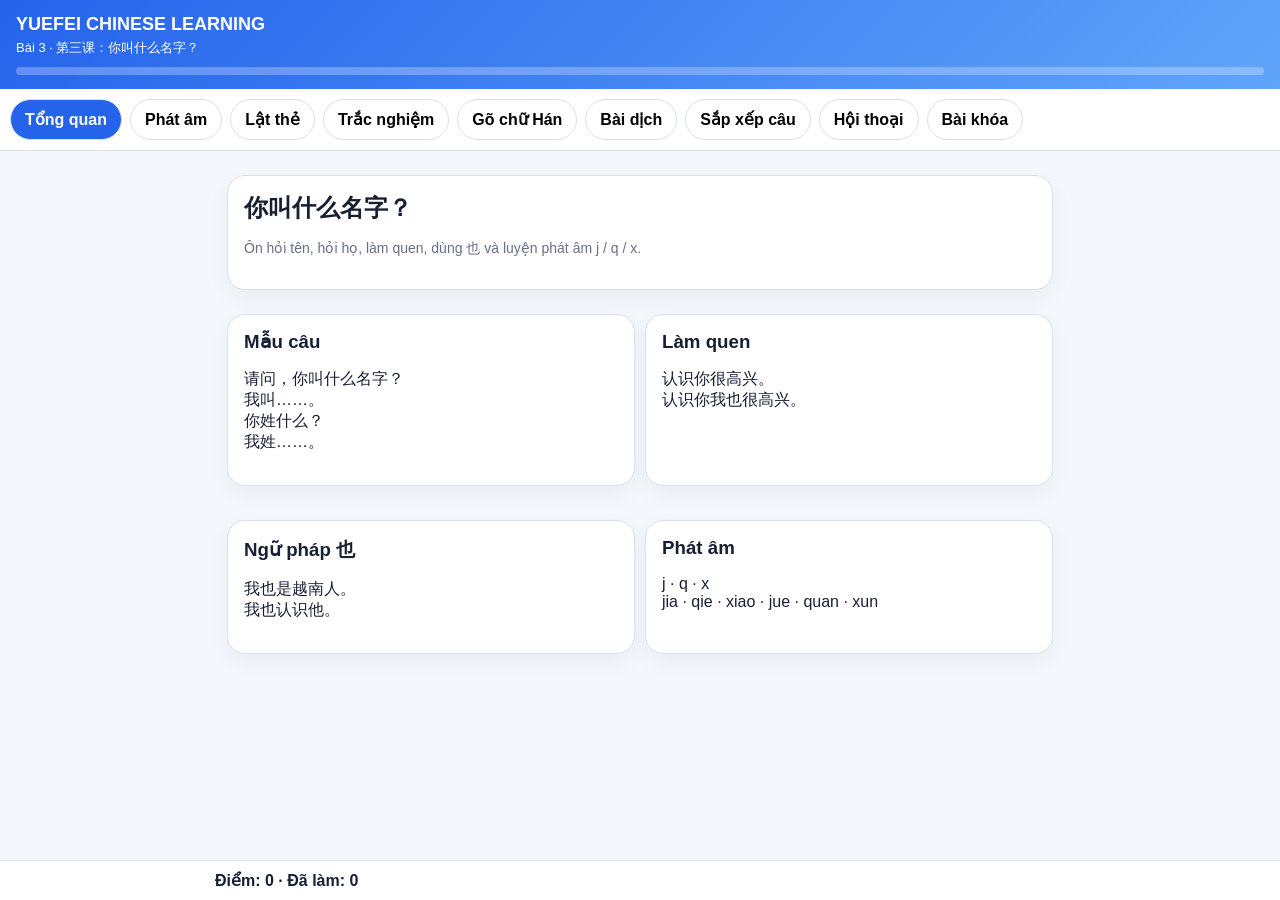
<file: lessons/bai-03.html>
<!doctype html>
<html lang="vi"><head><meta charset="utf-8"><meta name="viewport" content="width=device-width,initial-scale=1,viewport-fit=cover"><meta name="theme-color" content="#2563eb"><title>Yuefei - Bài 3</title>
<style>
:root{--b:#2563eb;--bg:#f4f7fb;--c:#fff;--t:#172033;--m:#667085;--l:#d8e1ee;--ok:#16a34a;--bad:#dc2626}*{box-sizing:border-box}body{margin:0;background:var(--bg);color:var(--t);font-family:Arial,"Microsoft YaHei",sans-serif}button,input{font:inherit}header{position:sticky;top:0;z-index:20;background:linear-gradient(135deg,#2563eb,#60a5fa);color:#fff;padding:14px 16px}.brand{font-weight:800;font-size:18px}.sub{font-size:13px;margin-top:4px}.bar{height:8px;background:#ffffff44;border-radius:99px;margin-top:10px;overflow:hidden}.prog{height:100%;background:#fff;width:0}nav{position:sticky;top:82px;z-index:19;display:flex;gap:8px;overflow:auto;background:#fff;padding:10px;border-bottom:1px solid var(--l)}nav button{white-space:nowrap;border:1px solid var(--l);background:#fff;border-radius:99px;padding:10px 14px;font-weight:700}nav button.on{background:var(--b);color:#fff}main{max-width:850px;margin:auto;padding:12px 12px 92px}.sec{display:none}.sec.on{display:block}.card{background:#fff;border:1px solid var(--l);border-radius:18px;padding:16px;margin:12px 0;box-shadow:0 8px 22px #0000000c}h2,h3{margin:0 0 10px}.note{color:var(--m);font-size:14px;line-height:1.5}.grid{display:grid;grid-template-columns:1fr 1fr;gap:10px}.flash{min-height:280px;display:flex;flex-direction:column;align-items:center;justify-content:center;text-align:center;border:2px solid #dbeafe;background:linear-gradient(#fff,#f8fbff);border-radius:22px;padding:24px}.hz{font-size:54px;font-weight:800}.py{font-size:22px;color:var(--b);font-weight:800;margin-top:10px}.mean{font-size:20px;margin-top:8px}.ex{color:#475467;margin-top:12px}.row{display:flex;gap:10px;margin-top:12px;flex-wrap:wrap}.btn{flex:1;min-width:105px;border:0;border-radius:14px;padding:12px;font-weight:800}.pri{background:var(--b);color:#fff}.secbtn{background:#e9eef6}.goodbtn{background:#dcfce7;color:#166534}.opt{width:100%;text-align:left;border:1px solid var(--l);background:#fff;padding:12px 14px;border-radius:14px;margin:8px 0}.correct{background:#ecfdf3!important;border-color:var(--ok)!important}.wrong{background:#fff1f2!important;border-color:var(--bad)!important}.fb{min-height:24px;font-weight:800;margin-top:8px}.ok{color:var(--ok)}.bad{color:var(--bad)}input{width:100%;padding:13px;border:1px solid var(--l);border-radius:14px}.chips{display:flex;gap:8px;flex-wrap:wrap}.chip{border:1px solid #cbd5e1;background:#fff;border-radius:99px;padding:9px 12px}.answer{min-height:52px;border:2px dashed #cbd5e1;border-radius:14px;padding:10px;margin-top:10px}.dialogue p{line-height:1.75}.sp{font-weight:800;color:var(--b)}footer{position:fixed;left:0;right:0;bottom:0;background:#fffffff2;border-top:1px solid var(--l);padding:10px 12px}footer div{max-width:850px;margin:auto;font-weight:800}@media(max-width:580px){.grid{grid-template-columns:1fr}.hz{font-size:47px}.card{padding:14px}}
</style></head><body>
<header><div class="brand">YUEFEI CHINESE LEARNING</div><div class="sub">Bài 3 · 第三课：你叫什么名字？</div><div class="bar"><div class="prog" id="prog"></div></div></header>
<nav><button class="tab on" data-x="home">Tổng quan</button><button class="tab" data-x="pron">Phát âm</button><button class="tab" data-x="flash">Lật thẻ</button><button class="tab" data-x="quiz">Trắc nghiệm</button><button class="tab" data-x="type">Gõ chữ Hán</button><button class="tab" data-x="trans">Bài dịch</button><button class="tab" data-x="order">Sắp xếp câu</button><button class="tab" data-x="dialogue">Hội thoại</button><button class="tab" data-x="read">Bài khóa</button></nav>
<main>
<section id="home" class="sec on"><div class="card"><h2>你叫什么名字？</h2><p class="note">Ôn hỏi tên, hỏi họ, làm quen, dùng 也 và luyện phát âm j / q / x.</p></div><div class="grid"><div class="card"><h3>Mẫu câu</h3><p>请问，你叫什么名字？<br>我叫……。<br>你姓什么？<br>我姓……。</p></div><div class="card"><h3>Làm quen</h3><p>认识你很高兴。<br>认识你我也很高兴。</p></div><div class="card"><h3>Ngữ pháp 也</h3><p>我也是越南人。<br>我也认识他。</p></div><div class="card"><h3>Phát âm</h3><p>j · q · x<br>jia · qie · xiao · jue · quan · xun</p></div></div></section>
<section id="pron" class="sec"><div class="card"><h2>Phát âm j / q / x</h2><p class="note">q bật hơi; j không bật hơi; x là âm sát. j/q/x + ü viết thành ju/qu/xu.</p></div><div class="card"><div id="pq"></div><div id="po"></div><div id="pf" class="fb"></div><div class="row"><button class="btn secbtn" onclick="mixP()">Trộn câu</button><button class="btn pri" onclick="nextP()">Đổi câu</button></div></div></section>
<section id="flash" class="sec"><div class="card"><h2>Lật thẻ từ vựng</h2></div><div class="flash" id="flashcard"><div class="hz" id="fh"></div><div id="fd" style="display:none"><div class="py" id="fp"></div><div class="mean" id="fm"></div><div class="ex" id="fe"></div></div></div><div class="row"><button class="btn secbtn" onclick="prevF()">← Trước</button><button class="btn pri" onclick="flip()">Lật thẻ</button><button class="btn secbtn" onclick="nextF()">Tiếp →</button></div><div class="row"><button class="btn goodbtn" onclick="remember()">Đã nhớ</button><button class="btn secbtn" onclick="mixF()">Trộn thẻ</button></div><div class="card" id="fc"></div></section>
<section id="quiz" class="sec"><div class="card"><h2>Trắc nghiệm tổng hợp</h2><div id="qq"></div><div id="qo"></div><div id="qf" class="fb"></div><div class="row"><button class="btn secbtn" onclick="mixQ()">Trộn câu</button><button class="btn pri" onclick="nextQ()">Đổi câu</button></div></div></section>
<section id="type" class="sec"><div class="card"><h2>Gõ chữ Hán</h2><div id="tq"></div><input id="tin" placeholder="Nhập chữ Hán..."><div class="row"><button class="btn secbtn" onclick="showT()">Xem đáp án</button><button class="btn pri" onclick="checkT()">Kiểm tra</button></div><div id="tf" class="fb"></div><div class="row"><button class="btn secbtn" onclick="mixT()">Trộn câu</button><button class="btn goodbtn" onclick="nextT()">Đổi câu</button></div></div></section>
<section id="trans" class="sec"><div class="card"><h2>Dịch Việt → Trung</h2><div id="xq"></div><input id="xin" placeholder="Nhập câu tiếng Trung..."><div class="row"><button class="btn secbtn" onclick="showX()">Xem đáp án</button><button class="btn pri" onclick="checkX()">Kiểm tra</button></div><div id="xf" class="fb"></div><div class="row"><button class="btn secbtn" onclick="mixX()">Trộn câu</button><button class="btn goodbtn" onclick="nextX()">Đổi câu</button></div></div></section>
<section id="order" class="sec"><div class="card"><h2>Sắp xếp câu</h2><div id="oq"></div><div class="chips" id="chips"></div><div class="answer" id="ans"></div><div class="row"><button class="btn secbtn" onclick="renderO()">Làm lại</button><button class="btn pri" onclick="checkO()">Kiểm tra</button></div><div id="of" class="fb"></div><div class="row"><button class="btn secbtn" onclick="mixO()">Trộn câu</button><button class="btn goodbtn" onclick="nextO()">Đổi câu</button></div></div></section>
<section id="dialogue" class="sec"><div class="card"><h2>Hoàn thành hội thoại</h2><div id="dq"></div><div id="do"></div><div id="df" class="fb"></div><div class="row"><button class="btn secbtn" onclick="mixD()">Trộn câu</button><button class="btn pri" onclick="nextD()">Đổi câu</button></div></div></section>
<section id="read" class="sec"><div class="card dialogue"><h2>课文一</h2><p><span class="sp">山田：</span>你好！请问，你叫什么名字？</p><p><span class="sp">林娜：</span>我叫林娜。你呢？</p><p><span class="sp">山田：</span>我叫山田佑，姓山田。认识你很高兴。</p><p><span class="sp">林娜：</span>认识你我也很高兴。</p></div><div class="card dialogue"><h2>课文二</h2><p><span class="sp">马丁：</span>老师，您贵姓？</p><p><span class="sp">李一民：</span>我姓李。</p><p><span class="sp">马丁：</span>李老师，您好！</p><p><span class="sp">李一民：</span>你好！你叫什么名字？</p><p><span class="sp">马丁：</span>我叫马丁。</p></div><div class="card"><h3>Đọc hiểu</h3><div id="rq"></div><div id="ro"></div><div id="rf" class="fb"></div><div class="row"><button class="btn secbtn" onclick="mixR()">Trộn câu</button><button class="btn pri" onclick="nextR()">Đổi câu</button></div></div></section>
</main><footer><div id="score">Điểm: 0 · Đã làm: 0</div></footer>
<script>
const $=x=>document.getElementById(x);let score=0,done=0,known=0;function add(n){score+=n;done++;scoreEl.innerText=`Điểm: ${score} · Đã làm: ${done}`;prog.style.width=Math.min(100,done/40*100)+'%'}const scoreEl=$('score');function norm(s){return(s||'').replace(/[，。！？,.!?；;：:\s]/g,'')}function mix(a){return a.sort(()=>Math.random()-.5)}document.querySelectorAll('.tab').forEach(b=>b.onclick=()=>{document.querySelectorAll('.tab').forEach(x=>x.classList.remove('on'));document.querySelectorAll('.sec').forEach(x=>x.classList.remove('on'));b.classList.add('on');$(b.dataset.x).classList.add('on')});
const V=[["请问","qǐngwèn","xin hỏi","请问，你叫什么名字？"],["叫","jiào","gọi, tên là","我叫林娜。"],["名字","míngzi","tên","你叫什么名字？"],["什么","shénme","cái gì","你叫什么名字？"],["姓","xìng","họ","你姓什么？"],["贵姓","guìxìng","quý danh, họ gì","老师，您贵姓？"],["认识","rènshi","quen, biết","我认识他。"],["高兴","gāoxìng","vui","认识你很高兴。"],["也","yě","cũng","我也很高兴。"],["老师","lǎoshī","giáo viên","李老师，您好！"],["李","Lǐ","họ Lý","我姓李。"],["山田","Shāntián","họ Yamada","我姓山田。"],["马丁","Mǎdīng","Martin","我叫马丁。"],["林娜","Línnà","Linna","我叫林娜。"],["说","shuō","nói","我说汉语。"],["中文","Zhōngwén","tiếng Trung","我说中文。"]];mix(V);let fi=0,show=false;function renderF(){let v=V[fi];fh.innerText=v[0];fp.innerText=v[1];fm.innerText=v[2];fe.innerText=v[3];fd.style.display=show?'block':'none';fc.innerText=`Thẻ ${fi+1}/${V.length} · Đã nhớ ${known}`}function flip(){show=!show;renderF()}function nextF(){fi=(fi+1)%V.length;show=false;renderF()}function prevF(){fi=(fi-1+V.length)%V.length;show=false;renderF()}function remember(){known++;add(1);nextF()}function mixF(){mix(V);fi=0;show=false;renderF()}flashcard.onclick=flip;renderF();
const P=[["Chọn âm bật hơi",["j","q","x"],"q"],["Chọn âm không bật hơi",["j","q","x"],"j"],["Chọn âm sát",["j","q","x"],"x"],["j + ü viết thành",["jü","ju","jyu"],"ju"],["q + üe viết thành",["qüe","que","qiue"],"que"],["x + ün viết thành",["xün","xun","xiun"],"xun"],["Chọn pinyin đúng",["jia","jya","jiah"],"jia"]];let pi=0;function renderP(){let q=P[pi];pq.innerText=q[0];po.innerHTML='';pf.innerText='';mix(q[1].slice()).forEach(o=>{let b=document.createElement('button');b.className='opt';b.innerText=o;b.onclick=()=>{[...po.children].forEach(x=>x.disabled=true);if(o===q[2]){b.classList.add('correct');pf.innerText='Chính xác!';pf.className='fb ok';add(2)}else{b.classList.add('wrong');pf.innerText='Đáp án: '+q[2];pf.className='fb bad';add(0)}};po.appendChild(b)})}function nextP(){pi=(pi+1)%P.length;renderP()}function mixP(){mix(P);pi=0;renderP()}renderP();
const Q=[["请问 nghĩa là gì?",["xin hỏi","cảm ơn","xin chào"],"xin hỏi"],["你叫什么名字？",["Bạn tên gì?","Bạn họ gì?","Bạn là ai?"],"Bạn tên gì?"],["你姓什么？ hỏi về gì?",["Họ","Tên","Quốc tịch"],"Họ"],["认识你很高兴 nghĩa là gì?",["Rất vui được quen bạn.","Tôi không quen bạn.","Bạn có vui không?"],"Rất vui được quen bạn."],["也 nghĩa là gì?",["cũng","đều","không"],"cũng"],["您贵姓 dùng với ai?",["Người lớn/thầy cô","Bạn thân","Trẻ em"],"Người lớn/thầy cô"]];let qi=0;function renderQ(){let q=Q[qi];qq.innerText=q[0];qo.innerHTML='';qf.innerText='';mix(q[1].slice()).forEach(o=>{let b=document.createElement('button');b.className='opt';b.innerText=o;b.onclick=()=>{[...qo.children].forEach(x=>x.disabled=true);if(o===q[2]){b.classList.add('correct');qf.innerText='Chính xác!';qf.className='fb ok';add(2)}else{b.classList.add('wrong');qf.innerText='Đáp án: '+q[2];qf.className='fb bad';add(0)}};qo.appendChild(b)})}function nextQ(){qi=(qi+1)%Q.length;renderQ()}function mixQ(){mix(Q);qi=0;renderQ()}renderQ();
const T=[["xin hỏi","请问"],["tên","名字"],["cái gì","什么"],["họ","姓"],["quý danh","贵姓"],["quen, biết","认识"],["vui","高兴"],["cũng","也"],["giáo viên","老师"]];let ti=0;function renderT(){tq.innerText=T[ti][0];tin.value='';tf.innerText=''}function checkT(){if(norm(tin.value)===norm(T[ti][1])){tf.innerText='Chính xác!';tf.className='fb ok';add(2)}else{tf.innerText='Đáp án: '+T[ti][1];tf.className='fb bad';add(0)}}function showT(){tf.innerText='Đáp án: '+T[ti][1]}function nextT(){ti=(ti+1)%T.length;renderT()}function mixT(){mix(T);ti=0;renderT()}renderT();
const X=[["Xin hỏi, bạn tên gì?","请问你叫什么名字"],["Tôi tên là Linna.","我叫林娜"],["Bạn họ gì?","你姓什么"],["Tôi họ Lý.","我姓李"],["Rất vui được quen bạn.","认识你很高兴"],["Tôi cũng rất vui được quen bạn.","认识你我也很高兴"],["Bạn có quen anh ấy không?","你认识他吗"],["Tôi không quen anh ấy.","我不认识他"],["Tôi cũng không quen anh ấy.","我也不认识他"]];let xi=0;function renderX(){xq.innerText=X[xi][0];xin.value='';xf.innerText=''}function checkX(){if(norm(xin.value)===norm(X[xi][1])){xf.innerText='Chính xác!';xf.className='fb ok';add(3)}else{xf.innerText='Đáp án: '+X[xi][1]+'。';xf.className='fb bad';add(0)}}function showX(){xf.innerText='Đáp án: '+X[xi][1]+'。'}function nextX(){xi=(xi+1)%X.length;renderX()}function mixX(){mix(X);xi=0;renderX()}renderX();
const O=[["Bạn tên gì?",["你","叫","什么","名字"],"你叫什么名字"],["Tôi tên là Martin.",["我","叫","马丁"],"我叫马丁"],["Bạn họ gì?",["你","姓","什么"],"你姓什么"],["Rất vui được quen bạn.",["认识","你","很","高兴"],"认识你很高兴"],["Tôi cũng rất vui.",["我","也","很","高兴"],"我也很高兴"]];let oi=0,p=[];function renderO(){let q=O[oi];oq.innerText=q[0];chips.innerHTML='';ans.innerText='';of.innerText='';p=[];mix(q[1].slice()).forEach(w=>{let b=document.createElement('button');b.className='chip';b.innerText=w;b.onclick=()=>{p.push(w);b.disabled=true;ans.innerText=p.join(' ')};chips.appendChild(b)})}function checkO(){if(norm(p.join(''))===norm(O[oi][2])){of.innerText='Chính xác!';of.className='fb ok';add(3)}else{of.innerText='Đáp án: '+O[oi][2]+'。';of.className='fb bad';add(0)}}function nextO(){oi=(oi+1)%O.length;renderO()}function mixO(){mix(O);oi=0;renderO()}renderO();
const D=[["A: 你好！\nB: ______！请问，您贵姓？",["你好","谢谢","不客气"],"你好"],["A: 你叫什么名字？\nB: ______。",["我叫阿明","我姓李","我是越南人"],"我叫阿明"],["A: 我叫阿明，你呢？\nB: ______。",["我叫马丁","我姓王","我很好"],"我叫马丁"],["A: 认识你很高兴！\nB: ______。",["认识你我也很高兴","我不认识你","你叫什么名字"],"认识你我也很高兴"]];let di=0;function renderD(){let q=D[di];dq.innerHTML=q[0].replace(/\n/g,'<br>');do.innerHTML='';df.innerText='';mix(q[1].slice()).forEach(o=>{let b=document.createElement('button');b.className='opt';b.innerText=o;b.onclick=()=>{[...do.children].forEach(x=>x.disabled=true);if(o===q[2]){b.classList.add('correct');df.innerText='Chính xác!';df.className='fb ok';add(3)}else{b.classList.add('wrong');df.innerText='Đáp án: '+q[2];df.className='fb bad';add(0)}};do.appendChild(b)})}function nextD(){di=(di+1)%D.length;renderD()}function mixD(){mix(D);di=0;renderD()}renderD();
const R=[["林娜叫什么名字？",["林娜","山田佑","马丁"],"林娜"],["山田姓什么？",["山田","李","马"],"山田"],["谁说“认识你很高兴”？",["山田","林娜","李老师"],"山田"],["李一民姓什么？",["李","马","王"],"李"],["马丁怎么称呼李一民？",["李老师","李同学","李先生"],"李老师"]];let ri=0;function renderR(){let q=R[ri];rq.innerText=q[0];ro.innerHTML='';rf.innerText='';mix(q[1].slice()).forEach(o=>{let b=document.createElement('button');b.className='opt';b.innerText=o;b.onclick=()=>{[...ro.children].forEach(x=>x.disabled=true);if(o===q[2]){b.classList.add('correct');rf.innerText='Chính xác!';rf.className='fb ok';add(3)}else{b.classList.add('wrong');rf.innerText='Đáp án: '+q[2];rf.className='fb bad';add(0)}};ro.appendChild(b)})}function nextR(){ri=(ri+1)%R.length;renderR()}function mixR(){mix(R);ri=0;renderR()}renderR();
</script></body></html>
</file>
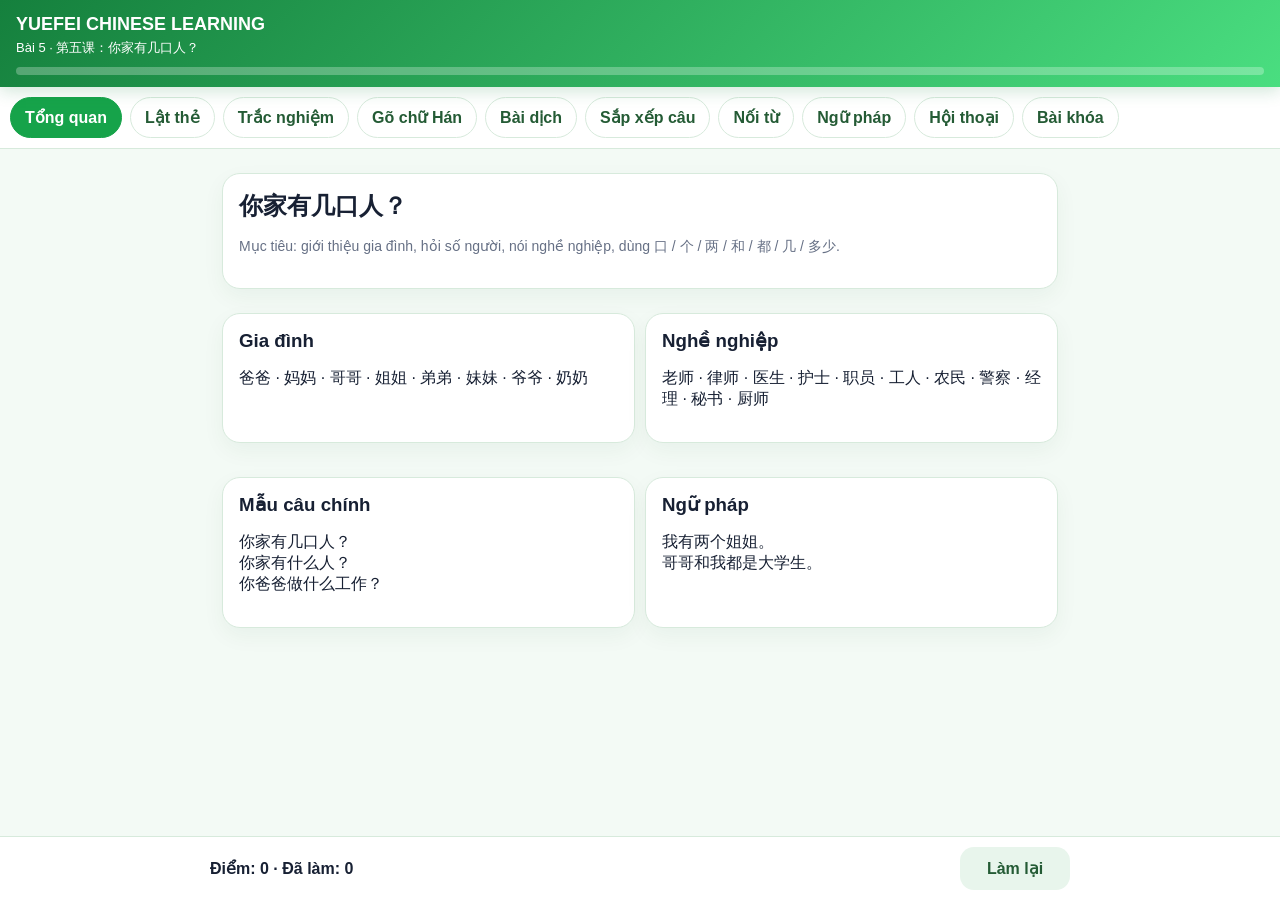
<file: lessons/bai-05.html>
<!doctype html>
<html lang="vi">
<head>
<meta charset="utf-8">
<meta name="viewport" content="width=device-width,initial-scale=1,viewport-fit=cover">
<meta name="theme-color" content="#16a34a">
<title>Yuefei - Bài 5: 你家有几口人？</title>
<style>
:root{
  --green:#16a34a;--green2:#15803d;--green3:#22c55e;--bg:#f3faf5;--card:#fff;
  --text:#172033;--muted:#667085;--line:#d7eadc;--ok:#16a34a;--bad:#dc2626;--warn:#d97706
}
*{box-sizing:border-box}
body{margin:0;background:var(--bg);color:var(--text);font-family:Arial,"Noto Sans SC","PingFang SC","Microsoft YaHei",sans-serif}
button,input{font:inherit}
header{position:sticky;top:0;z-index:20;background:linear-gradient(135deg,var(--green2),#4ade80);color:#fff;padding:14px 16px 12px;box-shadow:0 4px 16px #15803d33}
.brand{font-size:18px;font-weight:800}.sub{font-size:13px;margin-top:4px}
.progress-wrap{height:8px;background:#ffffff44;border-radius:99px;margin-top:10px;overflow:hidden}.progress{height:100%;background:#fff;width:0;transition:.2s}
nav{position:sticky;top:82px;z-index:19;display:flex;gap:8px;overflow:auto;background:#fff;padding:10px;border-bottom:1px solid var(--line);scrollbar-width:none}
nav::-webkit-scrollbar{display:none}
.tab{white-space:nowrap;border:1px solid var(--line);background:#fff;border-radius:99px;padding:10px 14px;font-weight:700;color:#245b35}
.tab.active{background:var(--green);color:#fff;border-color:var(--green)}
main{max-width:860px;margin:auto;padding:12px 12px 92px}.section{display:none}.section.active{display:block}
.card{background:#fff;border:1px solid var(--line);border-radius:18px;padding:16px;margin:12px 0;box-shadow:0 8px 22px #14532d0d}
h2,h3{margin:0 0 10px}.note{font-size:14px;color:var(--muted);line-height:1.55}
.grid{display:grid;grid-template-columns:repeat(2,minmax(0,1fr));gap:10px}
.flash{min-height:285px;display:flex;flex-direction:column;justify-content:center;align-items:center;text-align:center;background:linear-gradient(180deg,#fff,#f0fdf4);border:2px solid #bbf7d0;border-radius:22px;padding:24px}
.hz{font-size:54px;font-weight:800}.py{font-size:22px;color:var(--green2);font-weight:800;margin-top:10px}.mean{font-size:20px;margin-top:8px}.ex{color:#475467;margin-top:12px;line-height:1.5}
.row{display:flex;gap:10px;margin-top:12px;flex-wrap:wrap}.btn{flex:1;border:0;border-radius:14px;padding:12px 14px;font-weight:800;min-width:110px}
.primary{background:var(--green);color:#fff}.secondary{background:#e8f5ec;color:#245b35}.goodbtn{background:#dcfce7;color:#166534}.warnbtn{background:#fff7ed;color:#9a3412}
.option{width:100%;text-align:left;border:1px solid var(--line);background:#fff;padding:12px 14px;border-radius:14px;margin:8px 0}
.correct{background:#ecfdf3!important;border-color:var(--ok)!important}.wrong{background:#fff1f2!important;border-color:var(--bad)!important}
.feedback{font-weight:800;min-height:24px;margin-top:8px}.ok{color:var(--ok)}.bad{color:var(--bad)}
.input{width:100%;padding:13px 14px;border:1px solid var(--line);border-radius:14px}
.chips{display:flex;gap:8px;flex-wrap:wrap}.chip{border:1px solid #bbd9c3;background:#fff;border-radius:99px;padding:9px 12px;font-weight:700}
.answer{min-height:52px;border:2px dashed #bbd9c3;border-radius:14px;padding:10px;margin-top:10px}
.match-grid{display:grid;grid-template-columns:1fr 1fr;gap:10px}.match-item{border:1px solid var(--line);background:#fff;border-radius:14px;padding:12px;text-align:center;font-weight:700}
.match-item.sel{outline:3px solid #86efac}.match-item.done{background:#ecfdf3;border-color:var(--ok)}
.dialogue p{line-height:1.75}.speaker{font-weight:800;color:var(--green2)}
.badge{display:inline-block;background:#dcfce7;color:#166534;border-radius:99px;padding:5px 10px;font-size:12px;font-weight:800}
footer{position:fixed;bottom:0;left:0;right:0;background:#fffffff2;border-top:1px solid var(--line);padding:10px 12px;z-index:30;backdrop-filter:blur(8px)}
.footer-inner{max-width:860px;margin:auto;display:flex;gap:10px;align-items:center}.score{font-weight:800;flex:1}
@media(max-width:580px){.grid,.match-grid{grid-template-columns:1fr}.hz{font-size:47px}.card{padding:14px}.btn{min-width:90px}}
</style>
</head>
<body>
<header>
<div class="brand">YUEFEI CHINESE LEARNING</div>
<div class="sub">Bài 5 · 第五课：你家有几口人？</div>
<div class="progress-wrap"><div class="progress" id="progress"></div></div>
</header>

<nav>
<button class="tab active" data-tab="overview">Tổng quan</button>
<button class="tab" data-tab="flash">Lật thẻ</button>
<button class="tab" data-tab="choice">Trắc nghiệm</button>
<button class="tab" data-tab="typing">Gõ chữ Hán</button>
<button class="tab" data-tab="translate">Bài dịch</button>
<button class="tab" data-tab="order">Sắp xếp câu</button>
<button class="tab" data-tab="match">Nối từ</button>
<button class="tab" data-tab="grammar">Ngữ pháp</button>
<button class="tab" data-tab="dialogue">Hội thoại</button>
<button class="tab" data-tab="reading">Bài khóa</button>
</nav>

<main>
<section id="overview" class="section active">
<div class="card"><h2>你家有几口人？</h2><p class="note">Mục tiêu: giới thiệu gia đình, hỏi số người, nói nghề nghiệp, dùng 口 / 个 / 两 / 和 / 都 / 几 / 多少.</p></div>
<div class="grid">
<div class="card"><h3>Gia đình</h3><p>爸爸 · 妈妈 · 哥哥 · 姐姐 · 弟弟 · 妹妹 · 爷爷 · 奶奶</p></div>
<div class="card"><h3>Nghề nghiệp</h3><p>老师 · 律师 · 医生 · 护士 · 职员 · 工人 · 农民 · 警察 · 经理 · 秘书 · 厨师</p></div>
<div class="card"><h3>Mẫu câu chính</h3><p>你家有几口人？<br>你家有什么人？<br>你爸爸做什么工作？</p></div>
<div class="card"><h3>Ngữ pháp</h3><p>我有两个姐姐。<br>哥哥和我都是大学生。</p></div>
</div>
</section>

<section id="flash" class="section">
<div class="card"><h2>Lật thẻ từ vựng</h2><div class="note">Từ được trộn giữa gia đình, nghề nghiệp và số lượng.</div></div>
<div class="flash" id="flashCard"><div class="hz" id="fcHanzi"></div><div id="fcDetail" style="display:none"><div class="py" id="fcPinyin"></div><div class="mean" id="fcMeaning"></div><div class="ex" id="fcExample"></div></div></div>
<div class="row"><button class="btn secondary" onclick="prevCard()">← Trước</button><button class="btn primary" onclick="toggleCard()">Lật thẻ</button><button class="btn secondary" onclick="nextCard()">Tiếp →</button></div>
<div class="row"><button class="btn goodbtn" onclick="rememberCard()">Đã nhớ</button><button class="btn warnbtn" onclick="shuffleCards()">Trộn thẻ</button></div><div class="card" id="cardCount"></div>
</section>

<section id="choice" class="section">
<div class="card"><h2>Trắc nghiệm tổng hợp</h2><div id="choiceQ"></div><div id="choiceOpts"></div><div id="choiceFb" class="feedback"></div><div class="row"><button class="btn secondary" onclick="shuffleChoice()">Trộn câu</button><button class="btn primary" onclick="nextChoice()">Đổi câu</button></div></div>
</section>

<section id="typing" class="section">
<div class="card"><h2>Gõ chữ Hán</h2><div id="typeQ"></div><input id="typeInput" class="input" placeholder="Nhập chữ Hán..."><div class="row"><button class="btn secondary" onclick="showType()">Xem đáp án</button><button class="btn primary" onclick="checkType()">Kiểm tra</button></div><div id="typeFb" class="feedback"></div><div class="row"><button class="btn secondary" onclick="shuffleType()">Trộn câu</button><button class="btn goodbtn" onclick="nextType()">Đổi câu</button></div></div>
</section>

<section id="translate" class="section">
<div class="card"><h2>Dịch Việt → Trung</h2><div id="transQ"></div><input id="transInput" class="input" placeholder="Nhập câu tiếng Trung..."><div class="row"><button class="btn secondary" onclick="showTrans()">Xem đáp án</button><button class="btn primary" onclick="checkTrans()">Kiểm tra</button></div><div id="transFb" class="feedback"></div><div class="row"><button class="btn secondary" onclick="shuffleTrans()">Trộn câu</button><button class="btn goodbtn" onclick="nextTrans()">Đổi câu</button></div></div>
</section>

<section id="order" class="section">
<div class="card"><h2>Sắp xếp thành câu đúng</h2><div id="orderQ"></div><div class="chips" id="orderChips"></div><div class="answer" id="orderAns"></div><div class="row"><button class="btn secondary" onclick="renderOrder()">Làm lại</button><button class="btn primary" onclick="checkOrder()">Kiểm tra</button></div><div id="orderFb" class="feedback"></div><div class="row"><button class="btn secondary" onclick="shuffleOrder()">Trộn câu</button><button class="btn goodbtn" onclick="nextOrder()">Đổi câu</button></div></div>
</section>

<section id="match" class="section">
<div class="card"><h2>Nối từ</h2><div class="note">Chọn một từ Hán rồi chọn nghĩa tiếng Việt đúng.</div></div>
<div class="card"><div class="match-grid" id="matchGrid"></div><div id="matchFb" class="feedback"></div><div class="row"><button class="btn secondary" onclick="newMatch()">Trộn lại</button><button class="btn primary" onclick="newMatch()">Bộ mới</button></div></div>
</section>

<section id="grammar" class="section">
<div class="card"><h2>Ngữ pháp</h2><div class="note">Luyện 口 / 个 / 两 / 和 / 都 / 几 / 多少.</div></div>
<div class="card"><div id="grammarQ"></div><div id="grammarOpts"></div><div id="grammarFb" class="feedback"></div><div class="row"><button class="btn secondary" onclick="shuffleGrammar()">Trộn câu</button><button class="btn primary" onclick="nextGrammar()">Đổi câu</button></div></div>
</section>

<section id="dialogue" class="section">
<div class="card"><h2>Hoàn thành hội thoại</h2><div id="dialogueQ"></div><div id="dialogueOpts"></div><div id="dialogueFb" class="feedback"></div><div class="row"><button class="btn secondary" onclick="shuffleDialogue()">Trộn câu</button><button class="btn primary" onclick="nextDialogue()">Đổi câu</button></div></div>
</section>

<section id="reading" class="section">
<div class="card dialogue">
<span class="badge">课文一</span>
<h2 style="margin-top:10px">林娜的家庭</h2>
<p>我叫林娜，我是法国留学生。</p>
<p>我家有四口人：爸爸、妈妈、哥哥和我。</p>
<p>我爸爸是职员，妈妈是老师，哥哥和我都是大学生。</p>
</div>
<div class="card dialogue">
<span class="badge">课文二</span>
<h2 style="margin-top:10px">朱云的家庭</h2>
<p><span class="speaker">林娜：</span>你家有几口人？</p>
<p><span class="speaker">朱云：</span>我家有三口人。</p>
<p><span class="speaker">林娜：</span>你家有什么人？</p>
<p><span class="speaker">朱云：</span>我家有爸爸、妈妈和我。</p>
<p><span class="speaker">林娜：</span>你爸爸、妈妈做什么工作？</p>
<p><span class="speaker">朱云：</span>我爸爸是律师，妈妈是医生。</p>
</div>
<div class="card dialogue">
<span class="badge">课文三</span>
<h2 style="margin-top:10px">林娜的班</h2>
<p>林娜的班有十六个学生。</p>
<p>有两个法国人，有四个韩国人。</p>
</div>
<div class="card"><h3>Đọc hiểu</h3><div id="readQ"></div><div id="readOpts"></div><div id="readFb" class="feedback"></div><div class="row"><button class="btn secondary" onclick="shuffleRead()">Trộn câu</button><button class="btn primary" onclick="nextRead()">Đổi câu</button></div></div>
</section>
</main>

<footer><div class="footer-inner"><div id="scoreText" class="score">Điểm: 0 · Đã làm: 0</div><button class="btn secondary" style="flex:0 0 auto" onclick="location.reload()">Làm lại</button></div></footer>

<script>
const $=id=>document.getElementById(id);let score=0,done=0,known=0;
function add(n){score+=n;done++;$("scoreText").textContent=`Điểm: ${score} · Đã làm: ${done}`;$("progress").style.width=Math.min(100,done/45*100)+"%"}
function norm(s){return(s||"").replace(/[，。！？,.!?；;：:\s]/g,"")}
function shuffle(a){return a.sort(()=>Math.random()-.5)}
document.querySelectorAll(".tab").forEach(b=>b.onclick=()=>{document.querySelectorAll(".tab").forEach(x=>x.classList.remove("active"));document.querySelectorAll(".section").forEach(x=>x.classList.remove("active"));b.classList.add("active");$(b.dataset.tab).classList.add("active")});

const vocab=[
["爸爸","bàba","bố","我爸爸是职员。"],["妈妈","māma","mẹ","我妈妈是老师。"],["哥哥","gēge","anh trai","我有一个哥哥。"],["姐姐","jiějie","chị gái","我有两个姐姐。"],["弟弟","dìdi","em trai","他是我的弟弟。"],["妹妹","mèimei","em gái","她是我的妹妹。"],["爷爷","yéye","ông","我爷爷是农民。"],["奶奶","nǎinai","bà","我奶奶是老师。"],["家","jiā","gia đình","我家有四口人。"],["口","kǒu","lượng từ chỉ người trong gia đình","你家有几口人？"],["个","ge","lượng từ phổ biến","我有两个姐姐。"],["几","jǐ","mấy, bao nhiêu","你家有几口人？"],["多少","duōshao","bao nhiêu","你们班有多少个学生？"],["两","liǎng","hai","我有两个哥哥。"],["和","hé","và","爸爸、妈妈和我。"],["都","dōu","đều","我们都是学生。"],["老师","lǎoshī","giáo viên","妈妈是老师。"],["律师","lǜshī","luật sư","爸爸是律师。"],["职员","zhíyuán","nhân viên văn phòng","她是职员。"],["工人","gōngrén","công nhân","他爸爸是工人。"],["农民","nóngmín","nông dân","我爷爷是农民。"],["警察","jǐngchá","cảnh sát","哥哥是警察。"],["护士","hùshi","y tá","姐姐是护士。"],["医生","yīshēng","bác sĩ","妈妈是医生。"],["经理","jīnglǐ","quản lý","爸爸是经理。"],["秘书","mìshū","thư ký","她是秘书。"],["厨师","chúshī","đầu bếp","哥哥是厨师。"],["大学生","dàxuéshēng","sinh viên đại học","哥哥和我都是大学生。"],["小学生","xiǎoxuéshēng","học sinh tiểu học","弟弟是小学生。"],["中学生","zhōngxuéshēng","học sinh trung học","妹妹是中学生。"],["班","bān","lớp","我们班有十六个学生。"],["工作","gōngzuò","công việc","你爸爸做什么工作？"]
];shuffle(vocab);
let fi=0,shown=false;
function renderCard(){let v=vocab[fi];fcHanzi.textContent=v[0];fcPinyin.textContent=v[1];fcMeaning.textContent=v[2];fcExample.textContent=v[3];fcDetail.style.display=shown?"block":"none";cardCount.textContent=`Thẻ ${fi+1}/${vocab.length} · Đã nhớ ${known}`}
function toggleCard(){shown=!shown;renderCard()}function nextCard(){fi=(fi+1)%vocab.length;shown=false;renderCard()}function prevCard(){fi=(fi-1+vocab.length)%vocab.length;shown=false;renderCard()}function rememberCard(){known++;add(1);nextCard()}function shuffleCards(){shuffle(vocab);fi=0;shown=false;renderCard()}flashCard.onclick=toggleCard;renderCard();

const choices=[
["“律师” nghĩa là gì?",["luật sư","bác sĩ","đầu bếp","cảnh sát"],"luật sư"],["“厨师” nghĩa là gì?",["đầu bếp","thư ký","quản lý","công nhân"],"đầu bếp"],["“你家有几口人？” nghĩa là gì?",["Nhà bạn có mấy người?","Nhà bạn có những ai?","Bố bạn làm nghề gì?","Bạn có mấy anh trai?"],"Nhà bạn có mấy người?"],["“你家有什么人？” nghĩa là gì?",["Nhà bạn có những ai?","Nhà bạn có mấy người?","Bạn là người nước nào?","Bạn làm nghề gì?"],"Nhà bạn có những ai?"],["“职员” nghĩa là gì?",["nhân viên văn phòng","giáo viên","luật sư","nông dân"],"nhân viên văn phòng"],["“大学生” nghĩa là gì?",["sinh viên đại học","học sinh tiểu học","học sinh trung học","du học sinh"],"sinh viên đại học"],["我爸爸是 ______。 Nghĩa: Bố tôi là bác sĩ.",["医生","护士","律师","老师"],"医生"],["她是 ______。 Nghĩa: Cô ấy là thư ký.",["秘书","经理","厨师","警察"],"秘书"],["“两” dùng trước lượng từ mang nghĩa gì?",["hai","mấy","bao nhiêu","đều"],"hai"],["“都” nghĩa là gì?",["đều","cũng","và","không"],"đều"]
];let ci=0;
function renderChoice(){let q=choices[ci];choiceQ.textContent=q[0];choiceOpts.innerHTML="";choiceFb.textContent="";shuffle(q[1].slice()).forEach(o=>{let b=document.createElement("button");b.className="option";b.textContent=o;b.onclick=()=>{[...choiceOpts.children].forEach(x=>x.disabled=true);if(o===q[2]){b.classList.add("correct");choiceFb.textContent="Chính xác!";choiceFb.className="feedback ok";add(2)}else{b.classList.add("wrong");choiceFb.textContent="Đáp án: "+q[2];choiceFb.className="feedback bad";add(0)}};choiceOpts.appendChild(b)})}
function nextChoice(){ci=(ci+1)%choices.length;renderChoice()}function shuffleChoice(){shuffle(choices);ci=0;renderChoice()}renderChoice();

const typing=[["bố","爸爸"],["mẹ","妈妈"],["anh trai","哥哥"],["chị gái","姐姐"],["em trai","弟弟"],["em gái","妹妹"],["luật sư","律师"],["bác sĩ","医生"],["đầu bếp","厨师"],["y tá","护士"],["cảnh sát","警察"],["quản lý","经理"],["thư ký","秘书"],["sinh viên đại học","大学生"],["gia đình","家"]];let ti=0;
function renderType(){typeQ.textContent=typing[ti][0];typeInput.value="";typeFb.textContent=""}
function checkType(){if(norm(typeInput.value)===norm(typing[ti][1])){typeFb.textContent="Chính xác!";typeFb.className="feedback ok";add(2)}else{typeFb.textContent="Đáp án: "+typing[ti][1];typeFb.className="feedback bad";add(0)}}
function showType(){typeFb.textContent="Đáp án: "+typing[ti][1]}function nextType(){ti=(ti+1)%typing.length;renderType()}function shuffleType(){shuffle(typing);ti=0;renderType()}renderType();

const trans=[
["Nhà bạn có mấy người?","你家有几口人"],["Nhà tôi có bốn người.","我家有四口人"],["Nhà bạn có những ai?","你家有什么人"],["Nhà tôi có bố, mẹ, anh trai và tôi.","我家有爸爸妈妈哥哥和我"],["Bố bạn làm nghề gì?","你爸爸做什么工作"],["Bố tôi là luật sư.","我爸爸是律师"],["Mẹ tôi là bác sĩ.","我妈妈是医生"],["Anh trai và tôi đều là sinh viên đại học.","哥哥和我都是大学生"],["Tôi có hai chị gái.","我有两个姐姐"],["Lớp bạn có bao nhiêu học sinh?","你们班有多少个学生"]
];let tri=0;
function renderTrans(){transQ.textContent=trans[tri][0];transInput.value="";transFb.textContent=""}
function checkTrans(){if(norm(transInput.value)===norm(trans[tri][1])){transFb.textContent="Chính xác!";transFb.className="feedback ok";add(3)}else{transFb.textContent="Đáp án: "+trans[tri][1]+"。";transFb.className="feedback bad";add(0)}}
function showTrans(){transFb.textContent="Đáp án: "+trans[tri][1]+"。"}function nextTrans(){tri=(tri+1)%trans.length;renderTrans()}function shuffleTrans(){shuffle(trans);tri=0;renderTrans()}renderTrans();

const orders=[
["Nhà bạn có mấy người?",["你家","有","几口人"],"你家有几口人"],["Nhà tôi có bốn người.",["我家","有","四口人"],"我家有四口人"],["Nhà bạn có những ai?",["你家","有","什么人"],"你家有什么人"],["Bố bạn làm nghề gì?",["你爸爸","做","什么工作"],"你爸爸做什么工作"],["Bố tôi là luật sư.",["我爸爸","是","律师"],"我爸爸是律师"],["Mẹ tôi là bác sĩ.",["我妈妈","是","医生"],"我妈妈是医生"],["Anh trai và tôi đều là sinh viên đại học.",["哥哥","和","我","都","是","大学生"],"哥哥和我都是大学生"],["Tôi có hai chị gái.",["我","有","两个","姐姐"],"我有两个姐姐"]
];let oi=0,picked=[];
function renderOrder(){let q=orders[oi];orderQ.textContent=q[0];orderChips.innerHTML="";orderAns.textContent="";orderFb.textContent="";picked=[];shuffle(q[1].slice()).forEach(w=>{let b=document.createElement("button");b.className="chip";b.textContent=w;b.onclick=()=>{picked.push(w);b.disabled=true;orderAns.textContent=picked.join(" ")};orderChips.appendChild(b)})}
function checkOrder(){if(norm(picked.join(""))===norm(orders[oi][2])){orderFb.textContent="Chính xác!";orderFb.className="feedback ok";add(3)}else{orderFb.textContent="Đáp án: "+orders[oi][2]+"。";orderFb.className="feedback bad";add(0)}}
function nextOrder(){oi=(oi+1)%orders.length;renderOrder()}function shuffleOrder(){shuffle(orders);oi=0;renderOrder()}renderOrder();

const matchData=[["爸爸","bố"],["妈妈","mẹ"],["律师","luật sư"],["医生","bác sĩ"],["厨师","đầu bếp"],["护士","y tá"],["警察","cảnh sát"],["职员","nhân viên văn phòng"],["大学生","sinh viên đại học"],["秘书","thư ký"]];
let leftSel=null,rightSel=null,matchPairs=[];
function newMatch(){matchGrid.innerHTML="";matchFb.textContent="";leftSel=null;rightSel=null;matchPairs=shuffle(matchData.slice()).slice(0,6);let left=shuffle(matchPairs.map(x=>x[0]).slice()),right=shuffle(matchPairs.map(x=>x[1]).slice());left.forEach(t=>{let b=document.createElement("button");b.className="match-item";b.textContent=t;b.dataset.side="l";b.onclick=()=>pickMatch(b);matchGrid.appendChild(b)});right.forEach(t=>{let b=document.createElement("button");b.className="match-item";b.textContent=t;b.dataset.side="r";b.onclick=()=>pickMatch(b);matchGrid.appendChild(b)})}
function pickMatch(b){if(b.classList.contains("done"))return;if(b.dataset.side==="l"){document.querySelectorAll('[data-side="l"]').forEach(x=>x.classList.remove("sel"));leftSel=b;b.classList.add("sel")}else{document.querySelectorAll('[data-side="r"]').forEach(x=>x.classList.remove("sel"));rightSel=b;b.classList.add("sel")}if(leftSel&&rightSel){let ok=matchPairs.some(x=>x[0]===leftSel.textContent&&x[1]===rightSel.textContent);if(ok){leftSel.classList.add("done");rightSel.classList.add("done");matchFb.textContent="Đúng!";matchFb.className="feedback ok";add(2)}else{matchFb.textContent="Chưa đúng, thử lại.";matchFb.className="feedback bad"}leftSel.classList.remove("sel");rightSel.classList.remove("sel");leftSel=null;rightSel=null}}
newMatch();

const grammarQs=[
["我家有四 ___ 人。",["口","个","两","都"],"口"],["我有 ___ 个姐姐。",["两","二","口","几"],"两"],["哥哥 ___ 妹妹一起学中文。",["和","都","两","几"],"和"],["哥哥和我 ___ 是大学生。",["都","也","和","几"],"都"],["你家有 ___ 口人？",["几","多少个","两","和"],"几"],["你们班有 ___ 个学生？",["多少","几口","两口","都"],"多少"],["我家有三 ___ 人。",["口","个","两","和"],"口"],["我们 ___ 是越南人。",["都","两","口","几"],"都"]
];let gi=0;
function renderGrammar(){let q=grammarQs[gi];grammarQ.textContent=q[0];grammarOpts.innerHTML="";grammarFb.textContent="";shuffle(q[1].slice()).forEach(o=>{let b=document.createElement("button");b.className="option";b.textContent=o;b.onclick=()=>{[...grammarOpts.children].forEach(x=>x.disabled=true);if(o===q[2]){b.classList.add("correct");grammarFb.textContent="Chính xác!";grammarFb.className="feedback ok";add(2)}else{b.classList.add("wrong");grammarFb.textContent="Đáp án: "+q[2];grammarFb.className="feedback bad";add(0)}};grammarOpts.appendChild(b)})}
function nextGrammar(){gi=(gi+1)%grammarQs.length;renderGrammar()}function shuffleGrammar(){shuffle(grammarQs);gi=0;renderGrammar()}renderGrammar();

const dialogues=[
["A: 你家有几口人？\nB: ______。",["我家有三口人","我爸爸是律师","我有两个姐姐"],"我家有三口人"],["A: 你家有什么人？\nB: ______。",["我家有爸爸、妈妈和我","我家有三口人","我妈妈是医生"],"我家有爸爸、妈妈和我"],["A: 你爸爸做什么工作？\nB: ______。",["我爸爸是律师","我家有四口人","我有一个哥哥"],"我爸爸是律师"],["A: 你妈妈呢？\nB: ______。",["我妈妈是医生","我妈妈和我","我妈妈有三口人"],"我妈妈是医生"],["A: 你们班有多少个学生？\nB: ______。",["十六个","四口人","两个姐姐"],"十六个"]
];let di=0;
function renderDialogue(){let q=dialogues[di];dialogueQ.innerHTML=q[0].replace(/\n/g,"<br>");dialogueOpts.innerHTML="";dialogueFb.textContent="";shuffle(q[1].slice()).forEach(o=>{let b=document.createElement("button");b.className="option";b.textContent=o;b.onclick=()=>{[...dialogueOpts.children].forEach(x=>x.disabled=true);if(o===q[2]){b.classList.add("correct");dialogueFb.textContent="Chính xác!";dialogueFb.className="feedback ok";add(3)}else{b.classList.add("wrong");dialogueFb.textContent="Đáp án: "+q[2];dialogueFb.className="feedback bad";add(0)}};dialogueOpts.appendChild(b)})}
function nextDialogue(){di=(di+1)%dialogues.length;renderDialogue()}function shuffleDialogue(){shuffle(dialogues);di=0;renderDialogue()}renderDialogue();

const reads=[
["林娜家有几口人？",["三口人","四口人","五口人"],"四口人"],["林娜的爸爸做什么工作？",["职员","律师","医生"],"职员"],["林娜的妈妈做什么工作？",["老师","医生","护士"],"老师"],["谁是大学生？",["哥哥和林娜","爸爸和妈妈","妈妈和哥哥"],"哥哥和林娜"],["朱云家有几口人？",["三口人","四口人","五口人"],"三口人"],["朱云的爸爸做什么工作？",["律师","职员","经理"],"律师"],["朱云的妈妈做什么工作？",["医生","老师","护士"],"医生"],["林娜的班有多少个学生？",["十六个","十二个","二十个"],"十六个"],["林娜的班有几个法国人？",["两个","四个","六个"],"两个"],["林娜的班有几个韩国人？",["四个","两个","三个"],"四个"]
];let ri=0;
function renderRead(){let q=reads[ri];readQ.textContent=q[0];readOpts.innerHTML="";readFb.textContent="";shuffle(q[1].slice()).forEach(o=>{let b=document.createElement("button");b.className="option";b.textContent=o;b.onclick=()=>{[...readOpts.children].forEach(x=>x.disabled=true);if(o===q[2]){b.classList.add("correct");readFb.textContent="Chính xác!";readFb.className="feedback ok";add(3)}else{b.classList.add("wrong");readFb.textContent="Đáp án: "+q[2];readFb.className="feedback bad";add(0)}};readOpts.appendChild(b)})}
function nextRead(){ri=(ri+1)%reads.length;renderRead()}function shuffleRead(){shuffle(reads);ri=0;renderRead()}renderRead();
</script>
</body>
</html>
</file>
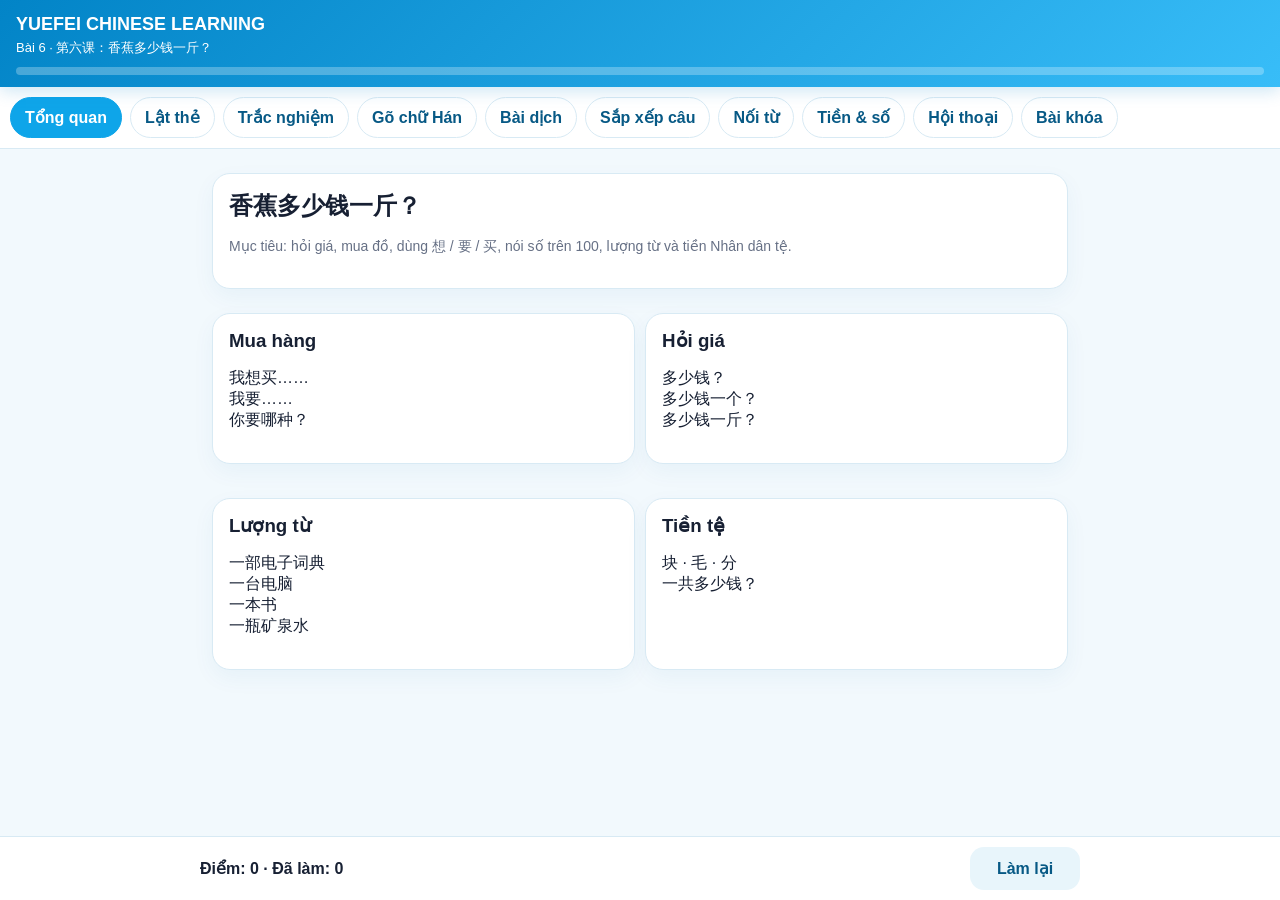
<file: lessons/bai-06.html>
<!doctype html>
<html lang="vi">
<head>
<meta charset="utf-8">
<meta name="viewport" content="width=device-width,initial-scale=1,viewport-fit=cover">
<meta name="theme-color" content="#0ea5e9">
<title>Yuefei - Bài 6: 香蕉多少钱一斤？</title>
<style>
:root{
  --blue:#0ea5e9;--blue2:#0284c7;--sky:#38bdf8;--bg:#f2f9fd;--card:#fff;
  --text:#172033;--muted:#667085;--line:#d8eaf4;--ok:#16a34a;--bad:#dc2626;--warn:#d97706
}
*{box-sizing:border-box}
body{margin:0;background:var(--bg);color:var(--text);font-family:Arial,"Noto Sans SC","PingFang SC","Microsoft YaHei",sans-serif}
button,input{font:inherit}
header{position:sticky;top:0;z-index:20;background:linear-gradient(135deg,var(--blue2),var(--sky));color:#fff;padding:14px 16px 12px;box-shadow:0 4px 16px #0284c733}
.brand{font-size:18px;font-weight:800}.sub{font-size:13px;margin-top:4px}
.progress-wrap{height:8px;background:#ffffff44;border-radius:99px;margin-top:10px;overflow:hidden}.progress{height:100%;background:#fff;width:0;transition:.2s}
nav{position:sticky;top:82px;z-index:19;display:flex;gap:8px;overflow:auto;background:#fff;padding:10px;border-bottom:1px solid var(--line);scrollbar-width:none}
nav::-webkit-scrollbar{display:none}
.tab{white-space:nowrap;border:1px solid var(--line);background:#fff;border-radius:99px;padding:10px 14px;font-weight:700;color:#075985}
.tab.active{background:var(--blue);color:#fff;border-color:var(--blue)}
main{max-width:880px;margin:auto;padding:12px 12px 92px}.section{display:none}.section.active{display:block}
.card{background:#fff;border:1px solid var(--line);border-radius:18px;padding:16px;margin:12px 0;box-shadow:0 8px 22px #0369a10d}
h2,h3{margin:0 0 10px}.note{font-size:14px;color:var(--muted);line-height:1.55}
.grid{display:grid;grid-template-columns:repeat(2,minmax(0,1fr));gap:10px}
.flash{min-height:285px;display:flex;flex-direction:column;justify-content:center;align-items:center;text-align:center;background:linear-gradient(180deg,#fff,#f0f9ff);border:2px solid #bae6fd;border-radius:22px;padding:24px}
.hz{font-size:54px;font-weight:800}.py{font-size:22px;color:var(--blue2);font-weight:800;margin-top:10px}.mean{font-size:20px;margin-top:8px}.ex{color:#475467;margin-top:12px;line-height:1.5}
.row{display:flex;gap:10px;margin-top:12px;flex-wrap:wrap}.btn{flex:1;border:0;border-radius:14px;padding:12px 14px;font-weight:800;min-width:110px}
.primary{background:var(--blue);color:#fff}.secondary{background:#e8f5fb;color:#075985}.goodbtn{background:#dcfce7;color:#166534}.warnbtn{background:#fff7ed;color:#9a3412}
.option{width:100%;text-align:left;border:1px solid var(--line);background:#fff;padding:12px 14px;border-radius:14px;margin:8px 0}
.correct{background:#ecfdf3!important;border-color:var(--ok)!important}.wrong{background:#fff1f2!important;border-color:var(--bad)!important}
.feedback{font-weight:800;min-height:24px;margin-top:8px}.ok{color:var(--ok)}.bad{color:var(--bad)}
.input{width:100%;padding:13px 14px;border:1px solid var(--line);border-radius:14px}
.chips{display:flex;gap:8px;flex-wrap:wrap}.chip{border:1px solid #b8ddea;background:#fff;border-radius:99px;padding:9px 12px;font-weight:700}
.answer{min-height:52px;border:2px dashed #b8ddea;border-radius:14px;padding:10px;margin-top:10px}
.match-grid{display:grid;grid-template-columns:1fr 1fr;gap:10px}.match-item{border:1px solid var(--line);background:#fff;border-radius:14px;padding:12px;text-align:center;font-weight:700}
.match-item.sel{outline:3px solid #7dd3fc}.match-item.done{background:#ecfdf3;border-color:var(--ok)}
.dialogue p{line-height:1.75}.speaker{font-weight:800;color:var(--blue2)}
.badge{display:inline-block;background:#e0f2fe;color:#075985;border-radius:99px;padding:5px 10px;font-size:12px;font-weight:800}
.product{border:1px solid var(--line);border-radius:16px;padding:14px;background:#fff;text-align:center}
.product .icon{font-size:42px}.product b{display:block;font-size:18px;margin:6px 0}.product small{color:var(--muted)}
footer{position:fixed;bottom:0;left:0;right:0;background:#fffffff2;border-top:1px solid var(--line);padding:10px 12px;z-index:30;backdrop-filter:blur(8px)}
.footer-inner{max-width:880px;margin:auto;display:flex;gap:10px;align-items:center}.score{font-weight:800;flex:1}
@media(max-width:580px){.grid,.match-grid{grid-template-columns:1fr}.hz{font-size:47px}.card{padding:14px}.btn{min-width:90px}}
</style>
</head>
<body>
<header>
<div class="brand">YUEFEI CHINESE LEARNING</div>
<div class="sub">Bài 6 · 第六课：香蕉多少钱一斤？</div>
<div class="progress-wrap"><div class="progress" id="progress"></div></div>
</header>

<nav>
<button class="tab active" data-tab="overview">Tổng quan</button>
<button class="tab" data-tab="flash">Lật thẻ</button>
<button class="tab" data-tab="choice">Trắc nghiệm</button>
<button class="tab" data-tab="typing">Gõ chữ Hán</button>
<button class="tab" data-tab="translate">Bài dịch</button>
<button class="tab" data-tab="order">Sắp xếp câu</button>
<button class="tab" data-tab="match">Nối từ</button>
<button class="tab" data-tab="money">Tiền & số</button>
<button class="tab" data-tab="dialogue">Hội thoại</button>
<button class="tab" data-tab="reading">Bài khóa</button>
</nav>

<main>
<section id="overview" class="section active">
<div class="card"><h2>香蕉多少钱一斤？</h2><p class="note">Mục tiêu: hỏi giá, mua đồ, dùng 想 / 要 / 买, nói số trên 100, lượng từ và tiền Nhân dân tệ.</p></div>
<div class="grid">
<div class="card"><h3>Mua hàng</h3><p>我想买……<br>我要……<br>你要哪种？</p></div>
<div class="card"><h3>Hỏi giá</h3><p>多少钱？<br>多少钱一个？<br>多少钱一斤？</p></div>
<div class="card"><h3>Lượng từ</h3><p>一部电子词典<br>一台电脑<br>一本书<br>一瓶矿泉水</p></div>
<div class="card"><h3>Tiền tệ</h3><p>块 · 毛 · 分<br>一共多少钱？</p></div>
</div>
</section>

<section id="flash" class="section">
<div class="card"><h2>Lật thẻ từ vựng</h2><div class="note">Từ vựng được trộn giữa mua hàng, đồ vật, thực phẩm, lượng từ và tiền.</div></div>
<div class="flash" id="flashCard"><div class="hz" id="fcHanzi"></div><div id="fcDetail" style="display:none"><div class="py" id="fcPinyin"></div><div class="mean" id="fcMeaning"></div><div class="ex" id="fcExample"></div></div></div>
<div class="row"><button class="btn secondary" onclick="prevCard()">← Trước</button><button class="btn primary" onclick="toggleCard()">Lật thẻ</button><button class="btn secondary" onclick="nextCard()">Tiếp →</button></div>
<div class="row"><button class="btn goodbtn" onclick="rememberCard()">Đã nhớ</button><button class="btn warnbtn" onclick="shuffleCards()">Trộn thẻ</button></div><div class="card" id="cardCount"></div>
</section>

<section id="choice" class="section">
<div class="card"><h2>Trắc nghiệm tổng hợp</h2><div id="choiceQ"></div><div id="choiceOpts"></div><div id="choiceFb" class="feedback"></div><div class="row"><button class="btn secondary" onclick="shuffleChoice()">Trộn câu</button><button class="btn primary" onclick="nextChoice()">Đổi câu</button></div></div>
</section>

<section id="typing" class="section">
<div class="card"><h2>Gõ chữ Hán</h2><div id="typeQ"></div><input id="typeInput" class="input" placeholder="Nhập chữ Hán..."><div class="row"><button class="btn secondary" onclick="showType()">Xem đáp án</button><button class="btn primary" onclick="checkType()">Kiểm tra</button></div><div id="typeFb" class="feedback"></div><div class="row"><button class="btn secondary" onclick="shuffleType()">Trộn câu</button><button class="btn goodbtn" onclick="nextType()">Đổi câu</button></div></div>
</section>

<section id="translate" class="section">
<div class="card"><h2>Dịch Việt → Trung</h2><div id="transQ"></div><input id="transInput" class="input" placeholder="Nhập câu tiếng Trung..."><div class="row"><button class="btn secondary" onclick="showTrans()">Xem đáp án</button><button class="btn primary" onclick="checkTrans()">Kiểm tra</button></div><div id="transFb" class="feedback"></div><div class="row"><button class="btn secondary" onclick="shuffleTrans()">Trộn câu</button><button class="btn goodbtn" onclick="nextTrans()">Đổi câu</button></div></div>
</section>

<section id="order" class="section">
<div class="card"><h2>Sắp xếp thành câu đúng</h2><div id="orderQ"></div><div class="chips" id="orderChips"></div><div class="answer" id="orderAns"></div><div class="row"><button class="btn secondary" onclick="renderOrder()">Làm lại</button><button class="btn primary" onclick="checkOrder()">Kiểm tra</button></div><div id="orderFb" class="feedback"></div><div class="row"><button class="btn secondary" onclick="shuffleOrder()">Trộn câu</button><button class="btn goodbtn" onclick="nextOrder()">Đổi câu</button></div></div>
</section>

<section id="match" class="section">
<div class="card"><h2>Nối từ</h2><div class="note">Chọn từ Hán rồi chọn nghĩa đúng.</div></div>
<div class="card"><div class="match-grid" id="matchGrid"></div><div id="matchFb" class="feedback"></div><div class="row"><button class="btn secondary" onclick="newMatch()">Trộn lại</button><button class="btn primary" onclick="newMatch()">Bộ mới</button></div></div>
</section>

<section id="money" class="section">
<div class="card"><h2>Tiền tệ và số trên 100</h2><div class="note">Luyện đọc số, giá tiền và cách viết đơn vị.</div></div>
<div class="grid">
<div class="product"><div class="icon">📱</div><b>手机</b><small>điện thoại</small></div>
<div class="product"><div class="icon">💻</div><b>电脑</b><small>máy tính</small></div>
<div class="product"><div class="icon">📖</div><b>汉语书</b><small>sách tiếng Trung</small></div>
<div class="product"><div class="icon">🍌</div><b>香蕉</b><small>chuối</small></div>
<div class="product"><div class="icon">🍎</div><b>苹果</b><small>táo</small></div>
<div class="product"><div class="icon">☕</div><b>咖啡</b><small>cà phê</small></div>
</div>
<div class="card"><h3>Chọn cách đọc đúng</h3><div id="moneyQ"></div><div id="moneyOpts"></div><div id="moneyFb" class="feedback"></div><div class="row"><button class="btn secondary" onclick="shuffleMoney()">Trộn câu</button><button class="btn primary" onclick="nextMoney()">Đổi câu</button></div></div>
</section>

<section id="dialogue" class="section">
<div class="card"><h2>Hoàn thành hội thoại mua hàng</h2><div id="dialogueQ"></div><div id="dialogueOpts"></div><div id="dialogueFb" class="feedback"></div><div class="row"><button class="btn secondary" onclick="shuffleDialogue()">Trộn câu</button><button class="btn primary" onclick="nextDialogue()">Đổi câu</button></div></div>
</section>

<section id="reading" class="section">
<div class="card dialogue">
<span class="badge">课文一</span>
<h2 style="margin-top:10px">买电子词典和电脑</h2>
<p>马丁想买电子词典和电脑。</p>
<p>一部电子词典七百八十块钱，一台电脑五千九百块钱。</p>
<p>一共需要六千六百八十块钱。</p>
</div>
<div class="card dialogue">
<span class="badge">课文二</span>
<h2 style="margin-top:10px">买面包</h2>
<p><span class="speaker">营业员：</span>你好！请问，你要什么？</p>
<p><span class="speaker">马丁：</span>我要一个面包。</p>
<p><span class="speaker">营业员：</span>你要哪种？</p>
<p><span class="speaker">马丁：</span>我要这种。这种多少钱一个？</p>
<p><span class="speaker">营业员：</span>这种四块五一个。</p>
<p><span class="speaker">马丁：</span>我要两个。</p>
<p><span class="speaker">营业员：</span>一共九块。</p>
</div>
<div class="card dialogue">
<span class="badge">课文三</span>
<h2 style="margin-top:10px">市场买水果</h2>
<p><span class="speaker">马丁：</span>请问，香蕉多少钱一斤？</p>
<p><span class="speaker">营业员：</span>一块八一斤。</p>
<p><span class="speaker">马丁：</span>苹果呢？</p>
<p><span class="speaker">营业员：</span>三块五一斤。您买多少？</p>
<p><span class="speaker">马丁：</span>我买四斤香蕉，再买三斤苹果。一共多少钱？</p>
<p><span class="speaker">营业员：</span>一共十七块七。</p>
</div>
<div class="card"><h3>Đọc hiểu</h3><div id="readQ"></div><div id="readOpts"></div><div id="readFb" class="feedback"></div><div class="row"><button class="btn secondary" onclick="shuffleRead()">Trộn câu</button><button class="btn primary" onclick="nextRead()">Đổi câu</button></div></div>
</section>
</main>

<footer><div class="footer-inner"><div id="scoreText" class="score">Điểm: 0 · Đã làm: 0</div><button class="btn secondary" style="flex:0 0 auto" onclick="location.reload()">Làm lại</button></div></footer>

<script>
const $=id=>document.getElementById(id);let score=0,done=0,known=0;
function add(n){score+=n;done++;$("scoreText").textContent=`Điểm: ${score} · Đã làm: ${done}`;$("progress").style.width=Math.min(100,done/50*100)+"%"}
function norm(s){return(s||"").replace(/[，。！？,.!?；;：:\s]/g,"")}
function shuffle(a){return a.sort(()=>Math.random()-.5)}
document.querySelectorAll(".tab").forEach(b=>b.onclick=()=>{document.querySelectorAll(".tab").forEach(x=>x.classList.remove("active"));document.querySelectorAll(".section").forEach(x=>x.classList.remove("active"));b.classList.add("active");$(b.dataset.tab).classList.add("active")});

const vocab=[
["想","xiǎng","muốn, dự định","我想买电脑。"],["买","mǎi","mua","我要买苹果。"],["要","yào","muốn, cần","你要什么？"],["电子词典","diànzǐ cídiǎn","kim từ điển","我想买电子词典。"],["电脑","diànnǎo","máy tính","这台电脑多少钱？"],["手机","shǒujī","điện thoại","你的手机多少钱？"],["部","bù","lượng từ cho sách/thiết bị","一部电子词典。"],["台","tái","lượng từ cho máy móc","一台电脑。"],["本","běn","lượng từ cho sách","一本汉语书。"],["块","kuài","tệ, đồng","五块钱。"],["毛","máo","hào, 1/10 tệ","两块二毛。"],["分","fēn","xu, 1/100 tệ","五分。"],["钱","qián","tiền","多少钱？"],["一共","yígòng","tổng cộng","一共多少钱？"],["需要","xūyào","cần","一共需要六千块。"],["营业员","yíngyèyuán","nhân viên bán hàng","营业员问马丁。"],["面包","miànbāo","bánh mì","我要两个面包。"],["种","zhǒng","loại","你要哪种？"],["这","zhè","này","我要这种。"],["谢谢","xièxie","cảm ơn","谢谢！"],["不客气","bú kèqi","không có gì","不客气！"],["香蕉","xiāngjiāo","chuối","香蕉多少钱一斤？"],["斤","jīn","cân Trung Quốc","一斤香蕉。"],["苹果","píngguǒ","táo","苹果三块五一斤。"],["再","zài","lại, thêm nữa","再买三斤苹果。"],["咖啡","kāfēi","cà phê","一杯咖啡。"],["牛奶","niúnǎi","sữa bò","一袋牛奶。"],["啤酒","píjiǔ","bia","一瓶啤酒。"],["矿泉水","kuàngquánshuǐ","nước khoáng","一瓶矿泉水。"],["可乐","kělè","coca-cola","一瓶可乐。"],["草莓","cǎoméi","dâu tây","草莓多少钱一斤？"],["西瓜","xīguā","dưa hấu","西瓜怎么卖？"],["橘子","júzi","quýt","橘子两块八一斤。"]
];shuffle(vocab);
let fi=0,shown=false;
function renderCard(){let v=vocab[fi];fcHanzi.textContent=v[0];fcPinyin.textContent=v[1];fcMeaning.textContent=v[2];fcExample.textContent=v[3];fcDetail.style.display=shown?"block":"none";cardCount.textContent=`Thẻ ${fi+1}/${vocab.length} · Đã nhớ ${known}`}
function toggleCard(){shown=!shown;renderCard()}function nextCard(){fi=(fi+1)%vocab.length;shown=false;renderCard()}function prevCard(){fi=(fi-1+vocab.length)%vocab.length;shown=false;renderCard()}function rememberCard(){known++;add(1);nextCard()}function shuffleCards(){shuffle(vocab);fi=0;shown=false;renderCard()}flashCard.onclick=toggleCard;renderCard();

const choices=[
["“想” nghĩa là gì?",["muốn, dự định","mua","cần","bán"],"muốn, dự định"],
["“一部电子词典” dùng lượng từ nào?",["部","台","本","瓶"],"部"],
["“一台电脑” dùng lượng từ nào?",["台","部","本","个"],"台"],
["“多少钱？” nghĩa là gì?",["Bao nhiêu tiền?","Bao nhiêu cái?","Bạn mua gì?","Bạn muốn loại nào?"],"Bao nhiêu tiền?"],
["“一共” nghĩa là gì?",["tổng cộng","mỗi cái","thêm nữa","loại này"],"tổng cộng"],
["“营业员” nghĩa là gì?",["nhân viên bán hàng","khách hàng","giáo viên","thư ký"],"nhân viên bán hàng"],
["“哪种” nghĩa là gì?",["loại nào","bao nhiêu","cái này","bao nhiêu tiền"],"loại nào"],
["“一斤” là gì?",["một cân Trung Quốc","một kilogram","một cái","một chai"],"một cân Trung Quốc"],
["“香蕉” nghĩa là gì?",["chuối","táo","dâu tây","dưa hấu"],"chuối"],
["“再买三斤苹果” nghĩa là gì?",["Mua thêm ba cân táo","Mua ba quả táo","Không mua táo","Mua lại một cân táo"],"Mua thêm ba cân táo"],
["“不客气” dùng khi nào?",["Đáp lại lời cảm ơn","Hỏi giá","Mua hàng","Tạm biệt"],"Đáp lại lời cảm ơn"],
["“这台电脑多少钱？”",["Máy tính này bao nhiêu tiền?","Điện thoại này bao nhiêu tiền?","Bạn có máy tính không?","Bạn muốn mua máy tính nào?"],"Máy tính này bao nhiêu tiền?"]
];let ci=0;
function renderChoice(){let q=choices[ci];choiceQ.textContent=q[0];choiceOpts.innerHTML="";choiceFb.textContent="";shuffle(q[1].slice()).forEach(o=>{let b=document.createElement("button");b.className="option";b.textContent=o;b.onclick=()=>{[...choiceOpts.children].forEach(x=>x.disabled=true);if(o===q[2]){b.classList.add("correct");choiceFb.textContent="Chính xác!";choiceFb.className="feedback ok";add(2)}else{b.classList.add("wrong");choiceFb.textContent="Đáp án: "+q[2];choiceFb.className="feedback bad";add(0)}};choiceOpts.appendChild(b)})}
function nextChoice(){ci=(ci+1)%choices.length;renderChoice()}function shuffleChoice(){shuffle(choices);ci=0;renderChoice()}renderChoice();

const typing=[["muốn, dự định","想"],["mua","买"],["máy tính","电脑"],["điện thoại","手机"],["bánh mì","面包"],["chuối","香蕉"],["táo","苹果"],["tổng cộng","一共"],["bao nhiêu tiền","多少钱"],["nhân viên bán hàng","营业员"],["nước khoáng","矿泉水"],["dâu tây","草莓"],["dưa hấu","西瓜"],["cà phê","咖啡"],["cảm ơn","谢谢"]];let ti=0;
function renderType(){typeQ.textContent=typing[ti][0];typeInput.value="";typeFb.textContent=""}
function checkType(){if(norm(typeInput.value)===norm(typing[ti][1])){typeFb.textContent="Chính xác!";typeFb.className="feedback ok";add(2)}else{typeFb.textContent="Đáp án: "+typing[ti][1];typeFb.className="feedback bad";add(0)}}
function showType(){typeFb.textContent="Đáp án: "+typing[ti][1]}function nextType(){ti=(ti+1)%typing.length;renderType()}function shuffleType(){shuffle(typing);ti=0;renderType()}renderType();

const trans=[
["Tôi muốn mua máy tính.","我想买电脑"],["Tôi muốn mua một chiếc điện thoại.","我想买一个手机"],["Máy tính này bao nhiêu tiền?","这台电脑多少钱"],["Tôi muốn một cái bánh mì.","我要一个面包"],["Bạn muốn loại nào?","你要哪种"],["Loại này bao nhiêu tiền một cái?","这种多少钱一个"],["Tôi muốn hai cái.","我要两个"],["Tổng cộng chín tệ.","一共九块"],["Chuối bao nhiêu tiền một cân?","香蕉多少钱一斤"],["Táo thì sao?","苹果呢"],["Tôi mua bốn cân chuối.","我买四斤香蕉"],["Mua thêm ba cân táo.","再买三斤苹果"],["Tổng cộng bao nhiêu tiền?","一共多少钱"],["Cảm ơn!","谢谢"],["Không có gì!","不客气"]
];let tri=0;
function renderTrans(){transQ.textContent=trans[tri][0];transInput.value="";transFb.textContent=""}
function checkTrans(){if(norm(transInput.value)===norm(trans[tri][1])){transFb.textContent="Chính xác!";transFb.className="feedback ok";add(3)}else{transFb.textContent="Đáp án: "+trans[tri][1]+"。";transFb.className="feedback bad";add(0)}}
function showTrans(){transFb.textContent="Đáp án: "+trans[tri][1]+"。"}function nextTrans(){tri=(tri+1)%trans.length;renderTrans()}function shuffleTrans(){shuffle(trans);tri=0;renderTrans()}renderTrans();

const orders=[
["Máy tính này bao nhiêu tiền?",["这","台","电脑","多少钱"],"这台电脑多少钱"],
["Tôi không muốn mua chuối.",["我","不","想","买","香蕉"],"我不想买香蕉"],
["Tôi muốn mua thêm một quyển sách tiếng Trung.",["我","想","再","买","一本","汉语书"],"我想再买一本汉语书"],
["Bạn muốn loại bánh mì nào?",["你","要","哪","种","面包"],"你要哪种面包"],
["Một bộ kim từ điển này giá 1.290 tệ.",["这","部","电子词典","一千二百九十块钱"],"这部电子词典一千二百九十块钱"],
["Chuối bao nhiêu tiền một cân?",["香蕉","多少钱","一斤"],"香蕉多少钱一斤"],
["Tôi mua bốn cân chuối.",["我","买","四斤","香蕉"],"我买四斤香蕉"],
["Tổng cộng bao nhiêu tiền?",["一共","多少钱"],"一共多少钱"]
];let oi=0,picked=[];
function renderOrder(){let q=orders[oi];orderQ.textContent=q[0];orderChips.innerHTML="";orderAns.textContent="";orderFb.textContent="";picked=[];shuffle(q[1].slice()).forEach(w=>{let b=document.createElement("button");b.className="chip";b.textContent=w;b.onclick=()=>{picked.push(w);b.disabled=true;orderAns.textContent=picked.join(" ")};orderChips.appendChild(b)})}
function checkOrder(){if(norm(picked.join(""))===norm(orders[oi][2])){orderFb.textContent="Chính xác!";orderFb.className="feedback ok";add(3)}else{orderFb.textContent="Đáp án: "+orders[oi][2]+"。";orderFb.className="feedback bad";add(0)}}
function nextOrder(){oi=(oi+1)%orders.length;renderOrder()}function shuffleOrder(){shuffle(orders);oi=0;renderOrder()}renderOrder();

const matchData=[["电脑","máy tính"],["手机","điện thoại"],["面包","bánh mì"],["香蕉","chuối"],["苹果","táo"],["咖啡","cà phê"],["牛奶","sữa bò"],["矿泉水","nước khoáng"],["一共","tổng cộng"],["营业员","nhân viên bán hàng"],["部","lượng từ cho sách/thiết bị"],["台","lượng từ cho máy móc"]];
let leftSel=null,rightSel=null,matchPairs=[];
function newMatch(){matchGrid.innerHTML="";matchFb.textContent="";leftSel=null;rightSel=null;matchPairs=shuffle(matchData.slice()).slice(0,6);let left=shuffle(matchPairs.map(x=>x[0]).slice()),right=shuffle(matchPairs.map(x=>x[1]).slice());left.forEach(t=>{let b=document.createElement("button");b.className="match-item";b.textContent=t;b.dataset.side="l";b.onclick=()=>pickMatch(b);matchGrid.appendChild(b)});right.forEach(t=>{let b=document.createElement("button");b.className="match-item";b.textContent=t;b.dataset.side="r";b.onclick=()=>pickMatch(b);matchGrid.appendChild(b)})}
function pickMatch(b){if(b.classList.contains("done"))return;if(b.dataset.side==="l"){document.querySelectorAll('[data-side="l"]').forEach(x=>x.classList.remove("sel"));leftSel=b;b.classList.add("sel")}else{document.querySelectorAll('[data-side="r"]').forEach(x=>x.classList.remove("sel"));rightSel=b;b.classList.add("sel")}if(leftSel&&rightSel){let ok=matchPairs.some(x=>x[0]===leftSel.textContent&&x[1]===rightSel.textContent);if(ok){leftSel.classList.add("done");rightSel.classList.add("done");matchFb.textContent="Đúng!";matchFb.className="feedback ok";add(2)}else{matchFb.textContent="Chưa đúng, thử lại.";matchFb.className="feedback bad"}leftSel.classList.remove("sel");rightSel.classList.remove("sel");leftSel=null;rightSel=null}}
newMatch();

const moneyQs=[
["101 đọc thế nào?",["一百零一","一百一","一千零一","十一"],"一百零一"],
["202 đọc thế nào?",["二百零二","两百二","二百二十","二千零二"],"二百零二"],
["515 đọc thế nào?",["五百一十五","五百十五","五千一十五","五百零十五"],"五百一十五"],
["818 đọc thế nào?",["八百一十八","八百十八","八千一十八","八百零十八"],"八百一十八"],
["1001 đọc thế nào?",["一千零一","一千一","一百零一","一万零一"],"一千零一"],
["2015 đọc thế nào?",["二千零十五","二千十五","二百零十五","二万零十五"],"二千零十五"],
["2.20元 đọc thế nào?",["两块二","两块二毛","两块零二分","二十块"],"两块二"],
["5.02元 đọc thế nào?",["五块零二分","五块二毛","五毛二分","五十二块"],"五块零二分"],
["0.20元 đọc thế nào?",["两毛","二分","两块","二十块"],"两毛"],
["100.08元 đọc thế nào?",["一百块零八分","一百零八块","一百块八毛","十块零八分"],"一百块零八分"]
];let mi=0;
function renderMoney(){let q=moneyQs[mi];moneyQ.textContent=q[0];moneyOpts.innerHTML="";moneyFb.textContent="";shuffle(q[1].slice()).forEach(o=>{let b=document.createElement("button");b.className="option";b.textContent=o;b.onclick=()=>{[...moneyOpts.children].forEach(x=>x.disabled=true);if(o===q[2]){b.classList.add("correct");moneyFb.textContent="Chính xác!";moneyFb.className="feedback ok";add(2)}else{b.classList.add("wrong");moneyFb.textContent="Đáp án: "+q[2];moneyFb.className="feedback bad";add(0)}};moneyOpts.appendChild(b)})}
function nextMoney(){mi=(mi+1)%moneyQs.length;renderMoney()}function shuffleMoney(){shuffle(moneyQs);mi=0;renderMoney()}renderMoney();

const dialogues=[
["A: 你想买什么？\nB: ______。",["我想买手机","我想多少钱","我想哪种"],"我想买手机"],
["A: 请问，这本汉语书多少钱？\nB: ______。",["三十块","我要两本","这本书"],"三十块"],
["A: 你要哪种面包？\nB: ______。",["我要这种","我要两个","一共九块"],"我要这种"],
["A: 这种多少钱一个？\nB: ______。",["四块五一个","我要两个","谢谢"],"四块五一个"],
["A: 苹果呢？\nB: ______。",["三块五一斤","我要苹果","一共十七块七"],"三块五一斤"],
["A: 您买多少？\nB: ______。",["我买四斤香蕉","香蕉一块八","一共多少钱"],"我买四斤香蕉"],
["A: 一共多少钱？\nB: ______。",["一共十七块七","我买苹果","多少钱一斤"],"一共十七块七"]
];let di=0;
function renderDialogue(){let q=dialogues[di];dialogueQ.innerHTML=q[0].replace(/\n/g,"<br>");dialogueOpts.innerHTML="";dialogueFb.textContent="";shuffle(q[1].slice()).forEach(o=>{let b=document.createElement("button");b.className="option";b.textContent=o;b.onclick=()=>{[...dialogueOpts.children].forEach(x=>x.disabled=true);if(o===q[2]){b.classList.add("correct");dialogueFb.textContent="Chính xác!";dialogueFb.className="feedback ok";add(3)}else{b.classList.add("wrong");dialogueFb.textContent="Đáp án: "+q[2];dialogueFb.className="feedback bad";add(0)}};dialogueOpts.appendChild(b)})}
function nextDialogue(){di=(di+1)%dialogues.length;renderDialogue()}function shuffleDialogue(){shuffle(dialogues);di=0;renderDialogue()}renderDialogue();

const reads=[
["马丁想买什么？",["电子词典和电脑","手机和面包","香蕉和苹果"],"电子词典和电脑"],
["电子词典多少钱？",["七百八十块","五千九百块","六千六百八十块"],"七百八十块"],
["电脑多少钱？",["五千九百块","七百八十块","六千块"],"五千九百块"],
["电子词典和电脑一共多少钱？",["六千六百八十块","五千九百块","七百八十块"],"六千六百八十块"],
["马丁买几个面包？",["两个","一个","三个"],"两个"],
["面包一共多少钱？",["九块","四块五","十块"],"九块"],
["香蕉多少钱一斤？",["一块八","三块五","两块八"],"一块八"],
["苹果多少钱一斤？",["三块五","一块八","五块五"],"三块五"],
["马丁买几斤香蕉？",["四斤","三斤","两斤"],"四斤"],
["马丁买几斤苹果？",["三斤","四斤","两斤"],"三斤"],
["水果一共多少钱？",["十七块七","十六块七","十八块七"],"十七块七"]
];let ri=0;
function renderRead(){let q=reads[ri];readQ.textContent=q[0];readOpts.innerHTML="";readFb.textContent="";shuffle(q[1].slice()).forEach(o=>{let b=document.createElement("button");b.className="option";b.textContent=o;b.onclick=()=>{[...readOpts.children].forEach(x=>x.disabled=true);if(o===q[2]){b.classList.add("correct");readFb.textContent="Chính xác!";readFb.className="feedback ok";add(3)}else{b.classList.add("wrong");readFb.textContent="Đáp án: "+q[2];readFb.className="feedback bad";add(0)}};readOpts.appendChild(b)})}
function nextRead(){ri=(ri+1)%reads.length;renderRead()}function shuffleRead(){shuffle(reads);ri=0;renderRead()}renderRead();
</script>
</body>
</html>
</file>
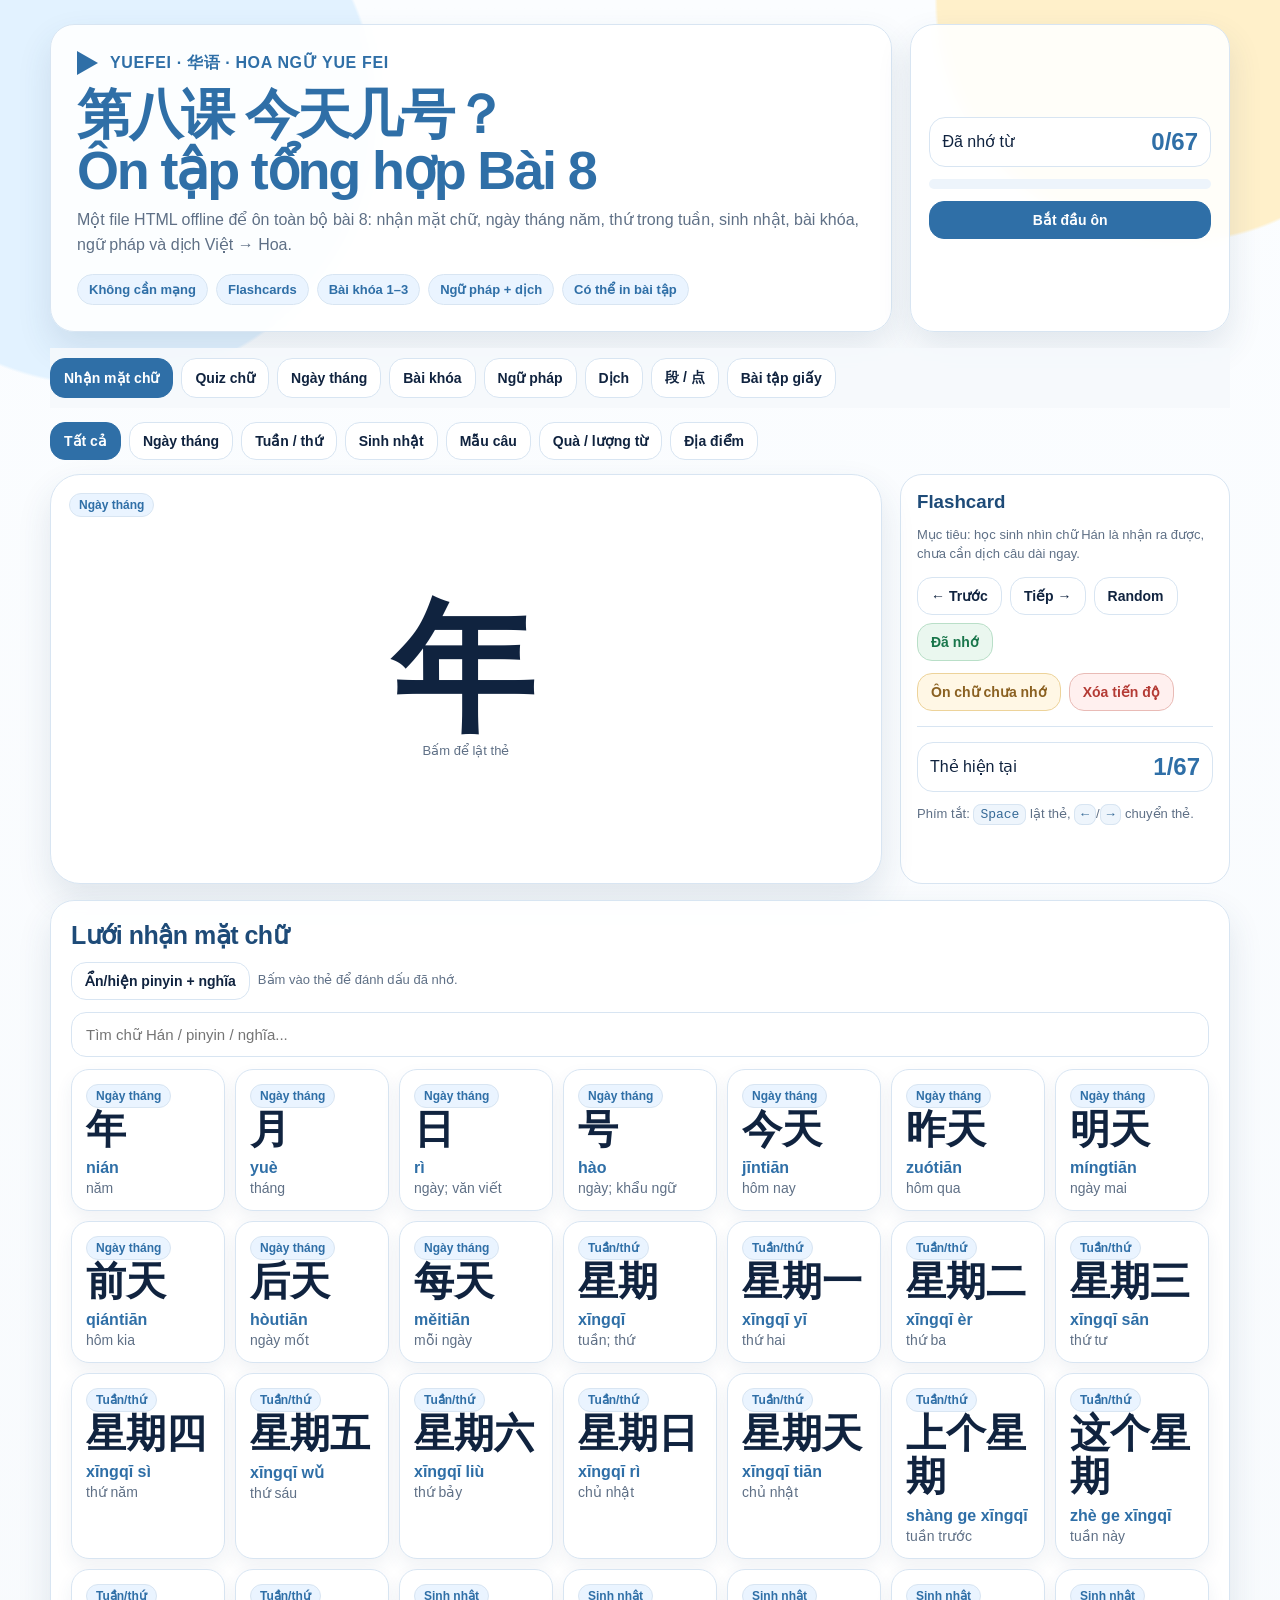
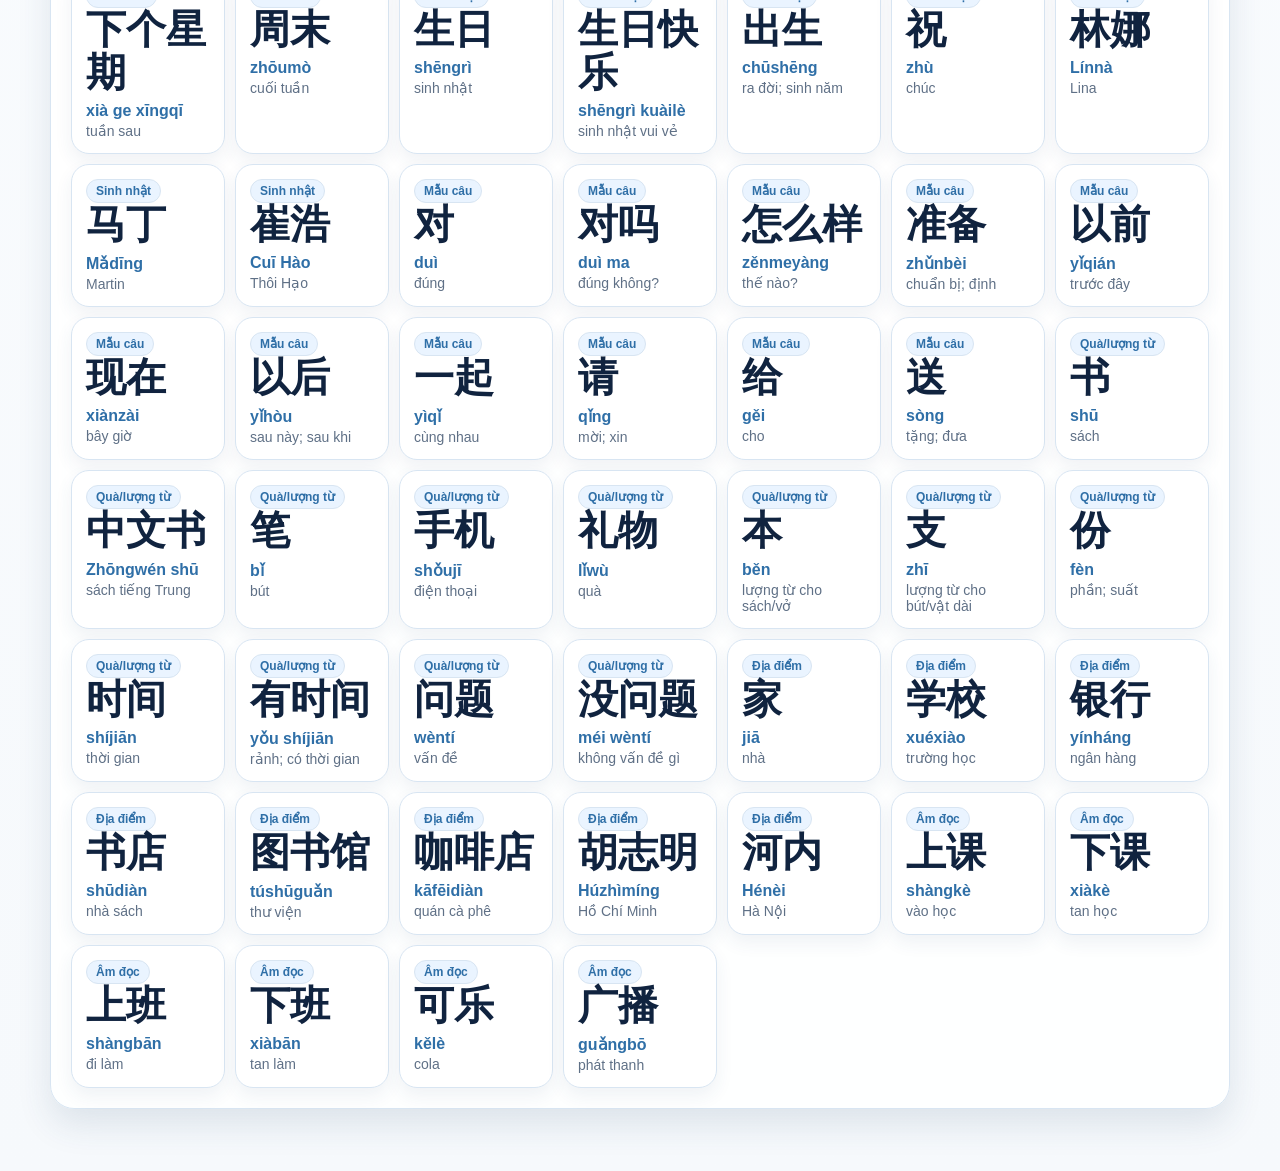
<file: lessons/bai-08.html>
<!doctype html>
<html lang="vi">
<head>
  <meta charset="utf-8" />
  <meta name="viewport" content="width=device-width, initial-scale=1" />
  <title>YUEFEI · Bài 8 今天几号? · Ôn tập tổng hợp offline</title>
  <style>
    :root{
      --bg:#f6f9fc;--card:#fff;--ink:#10233f;--muted:#5f7086;--line:#d8e5f2;
      --blue:#2f6fa7;--blue2:#eaf4ff;--gold:#c4923e;--green:#19764b;--red:#b43b35;
      --soft:#f3f8fe;--shadow:0 16px 34px rgba(38,74,110,.12);--radius:24px;
    }
    *{box-sizing:border-box}html{scroll-behavior:smooth}
    body{margin:0;color:var(--ink);font-family:-apple-system,BlinkMacSystemFont,"Segoe UI",Roboto,"Noto Sans",Arial,"Noto Sans SC","PingFang SC","Microsoft YaHei",sans-serif;background:radial-gradient(circle at 8% 4%,#e2f2ff 0 17rem,transparent 17.2rem),radial-gradient(circle at 92% 0,#fff0ca 0 15rem,transparent 15.2rem),linear-gradient(180deg,#fbfdff,var(--bg));min-height:100vh}
    .wrap{width:min(1180px,94vw);margin:auto;padding:24px 0 46px}.brand{display:flex;align-items:center;gap:12px;color:var(--blue);font-weight:900;letter-spacing:.04em;margin-bottom:12px}.logo{width:0;height:0;border-top:12px solid transparent;border-bottom:12px solid transparent;border-left:21px solid var(--blue)}
    header{display:grid;grid-template-columns:1.45fr .55fr;gap:18px;margin-bottom:16px}.hero,.statbox,.panel{background:rgba(255,255,255,.88);border:1px solid var(--line);border-radius:var(--radius);box-shadow:var(--shadow);backdrop-filter:blur(8px)}.hero{padding:26px}.statbox{padding:18px;display:grid;gap:12px;align-content:center}
    h1{margin:0;color:var(--blue);font-size:clamp(30px,5vw,54px);line-height:1.03;letter-spacing:-.04em}.sub{margin:10px 0 0;color:var(--muted);font-size:16px;line-height:1.55}.pillrow{display:flex;flex-wrap:wrap;gap:8px;margin-top:16px}.pill{padding:7px 11px;border-radius:999px;background:var(--blue2);border:1px solid var(--line);color:var(--blue);font-weight:800;font-size:13px}.stat{display:flex;justify-content:space-between;gap:10px;align-items:center;padding:10px 12px;background:#fff;border:1px solid var(--line);border-radius:16px}.stat strong{font-size:24px;color:var(--blue)}.bar{height:10px;border-radius:99px;background:#edf4fb;overflow:hidden}.bar span{display:block;height:100%;background:linear-gradient(90deg,var(--blue),#7bb3e2);width:0;transition:.2s}
    nav{position:sticky;top:0;z-index:8;background:rgba(246,249,252,.9);backdrop-filter:blur(10px);padding:10px 0;margin-bottom:14px}.nav{display:flex;gap:8px;flex-wrap:wrap}
    button{border:1px solid var(--line);background:#fff;color:var(--ink);border-radius:15px;padding:10px 13px;font-weight:850;cursor:pointer;font-size:14px;transition:.15s transform,.15s border-color,.15s background}button:hover{transform:translateY(-1px);border-color:#aac9e3}button.active,button.primary{background:var(--blue);border-color:var(--blue);color:#fff}button.good{background:#eaf7ef;border-color:#b9dfc8;color:var(--green)}button.bad{background:#fff0ef;border-color:#e9bbb6;color:var(--red)}button.gold{background:#fff7e5;border-color:#edd39a;color:#8a6020}.panel{padding:20px;margin-bottom:16px}.section{display:none}.section.active{display:block}.filters{display:flex;gap:8px;flex-wrap:wrap;margin-bottom:14px}
    h2{margin:0 0 12px;color:#1e4b78;font-size:25px;letter-spacing:-.02em}h3{margin:0 0 10px;color:#1e4b78}.small{font-size:13px;color:var(--muted);line-height:1.45}.grid2{display:grid;grid-template-columns:1fr 1fr;gap:16px}.grid3{display:grid;grid-template-columns:repeat(3,1fr);gap:14px}.tag{display:inline-flex;border-radius:999px;background:var(--blue2);color:var(--blue);border:1px solid var(--line);padding:4px 9px;font-size:12px;font-weight:900;margin-right:6px;vertical-align:middle}
    .flashwrap{display:grid;grid-template-columns:minmax(0,1fr) 330px;gap:18px}.flashcard{height:410px;perspective:1300px;cursor:pointer}.inner{position:relative;width:100%;height:100%;transition:transform .45s;transform-style:preserve-3d}.flashcard.flipped .inner{transform:rotateY(180deg)}.face{position:absolute;inset:0;backface-visibility:hidden;display:flex;align-items:center;justify-content:center;flex-direction:column;text-align:center;border-radius:30px;background:#fff;border:1px solid var(--line);box-shadow:var(--shadow);padding:24px}.back{transform:rotateY(180deg);background:#fbfdff}.corner{position:absolute;top:18px;left:18px}.star{position:absolute;top:17px;right:20px;color:var(--gold);font-size:25px}.hanzi{font-family:"Noto Serif SC","Songti SC","SimSun",serif;font-size:clamp(72px,13vw,142px);font-weight:900;line-height:1.02;letter-spacing:.04em}.pinyin{font-size:31px;font-weight:900;color:var(--blue);margin:6px 0}.meaning{font-size:27px;font-weight:900;margin:4px 0}.note{font-size:16px;color:var(--muted);line-height:1.48;max-width:640px}.sidebox{background:#fff;border:1px solid var(--line);border-radius:22px;padding:16px}.actions{display:flex;gap:8px;flex-wrap:wrap;margin-top:12px}
    .search{width:100%;border:1px solid var(--line);border-radius:15px;padding:13px 14px;font-size:15px;margin-bottom:12px}.vocabGrid{display:grid;grid-template-columns:repeat(auto-fill,minmax(150px,1fr));gap:10px}.vocabCard{background:#fff;border:1px solid var(--line);border-radius:18px;padding:14px;min-height:132px;box-shadow:0 8px 18px rgba(38,74,110,.07);cursor:pointer}.vocabCard.done{background:#f0fbf4;border-color:#bfe4ce}.vcH{font-family:"Noto Serif SC","Songti SC",serif;font-size:40px;font-weight:900;line-height:1.08}.vcP{color:var(--blue);font-weight:850;margin-top:8px}.vcM{color:var(--muted);font-size:14px;margin-top:3px}.vcHidden .vcP,.vcHidden .vcM{visibility:hidden}.togglebox{display:flex;align-items:center;gap:8px;margin-bottom:12px}
    .question{font-size:24px;font-weight:900;margin:6px 0 14px;color:#1d456e;line-height:1.35}.options{display:grid;grid-template-columns:repeat(2,1fr);gap:10px}.option{min-height:70px;text-align:left;padding:14px;background:#fff;border:1px solid var(--line);border-radius:16px;font-weight:850}.option.cn{font-family:"Noto Serif SC","Songti SC",serif;font-size:34px;text-align:center}.option.correct{background:#eaf7ef;border-color:#94d2ac;color:var(--green)}.option.wrong{background:#fff0ef;border-color:#e2aaa4;color:var(--red)}.feedback{min-height:28px;margin-top:10px;font-weight:900}.feedback.good{color:var(--green)}.feedback.bad{color:var(--red)}
    .dateTool{display:grid;grid-template-columns:1fr 1fr;gap:14px}.dateBox{background:#fff;border:1px solid var(--line);border-radius:20px;padding:17px}.bigAnswer{font-size:25px;font-weight:900;color:#1d456e;margin:10px 0}.inputline{display:flex;gap:8px;flex-wrap:wrap;align-items:center}input[type="text"],select{border:1px solid var(--line);border-radius:14px;padding:12px 13px;font-size:16px;background:#fff;min-width:170px}.grammarGrid{display:grid;grid-template-columns:repeat(2,1fr);gap:14px}.grammarCard{background:#fff;border:1px solid var(--line);border-radius:20px;padding:17px;line-height:1.55}.pattern{background:#fff7e5;border:1px solid #efd7a5;border-radius:14px;padding:10px 12px;color:#81581c;font-size:19px;font-weight:900;margin:8px 0}.example{font-size:20px;font-weight:850;margin:7px 0}.vi{color:var(--muted)}
    .textTabs{display:flex;gap:8px;flex-wrap:wrap;margin-bottom:12px}.dialogue{background:#fff;border:1px solid var(--line);border-radius:20px;padding:16px}.line{padding:10px 0;border-bottom:1px dashed var(--line)}.line:last-child{border-bottom:0}.speaker{display:inline-block;min-width:52px;color:var(--blue);font-weight:900}.cnline{font-size:22px;font-weight:850}.pin{color:var(--blue);font-weight:800}.hidden{display:none!important}.qa{display:grid;gap:9px}.qaItem{background:#fff;border:1px solid var(--line);border-radius:16px;padding:13px}.answer{display:none;margin-top:8px;color:var(--green);font-weight:850}.qaItem.open .answer{display:block}.transBox{background:#fff;border:1px solid var(--line);border-radius:20px;padding:16px}.transQ{font-size:20px;font-weight:850;line-height:1.45}.transAns{display:none;margin-top:12px;padding:12px;background:#f4fbf7;border:1px solid #c6e6d0;border-radius:14px;color:var(--green);font-size:20px;font-weight:900}.transBox.show .transAns{display:block}.classifyGrid{display:grid;grid-template-columns:repeat(auto-fill,minmax(120px,1fr));gap:10px}.classItem{padding:15px;background:#fff;border:1px solid var(--line);border-radius:16px;text-align:center;font-size:20px;font-weight:900;cursor:pointer}.classItem.right{background:#eaf7ef;border-color:#93d2aa;color:var(--green)}.classItem.wrong{background:#fff0ef;border-color:#e5aaa4;color:var(--red)}.worksheet{display:grid;gap:10px}.task{background:#fff;border:1px solid var(--line);border-radius:16px;padding:14px}.task p{margin:8px 0}.kbd{font-family:ui-monospace,monospace;background:#eef5fc;border:1px solid var(--line);border-radius:8px;padding:2px 6px;color:#376a97}
    @media(max-width:920px){header,.flashwrap,.grid2,.dateTool,.grammarGrid{grid-template-columns:1fr}.grid3,.options{grid-template-columns:1fr}nav{position:static}.flashcard{height:360px}}
    @media print{nav,.filters,.actions,.statbox,.search,.togglebox,.noPrint{display:none!important}body{background:#fff}.wrap{width:100%;padding:0}.section{display:block!important}.panel,.hero{box-shadow:none;border:0}.flashwrap{display:block}.flashcard{display:none}.task,.grammarCard,.dialogue,.transBox{page-break-inside:avoid}}
  </style>
</head>
<body>
<div class="wrap">
  <header>
    <div class="hero">
      <div class="brand"><span class="logo"></span><span>YUEFEI · 华语 · HOA NGỮ YUE FEI</span></div>
      <h1>第八课 今天几号？<br>Ôn tập tổng hợp Bài 8</h1>
      <p class="sub">Một file HTML offline để ôn toàn bộ bài 8: nhận mặt chữ, ngày tháng năm, thứ trong tuần, sinh nhật, bài khóa, ngữ pháp và dịch Việt → Hoa.</p>
      <div class="pillrow"><span class="pill">Không cần mạng</span><span class="pill">Flashcards</span><span class="pill">Bài khóa 1–3</span><span class="pill">Ngữ pháp + dịch</span><span class="pill">Có thể in bài tập</span></div>
    </div>
    <aside class="statbox">
      <div class="stat"><span>Đã nhớ từ</span><strong id="knownStat">0/0</strong></div>
      <div class="bar"><span id="progressBar"></span></div>
      <button class="primary" onclick="showSection('flash')">Bắt đầu ôn</button>
    </aside>
  </header>

  <nav class="noPrint"><div class="nav">
    <button class="active" data-sec="flash" onclick="showSection('flash')">Nhận mặt chữ</button>
    <button data-sec="drill" onclick="showSection('drill')">Quiz chữ</button>
    <button data-sec="date" onclick="showSection('date')">Ngày tháng</button>
    <button data-sec="texts" onclick="showSection('texts')">Bài khóa</button>
    <button data-sec="grammar" onclick="showSection('grammar')">Ngữ pháp</button>
    <button data-sec="translate" onclick="showSection('translate')">Dịch</button>
    <button data-sec="classify" onclick="showSection('classify')">段 / 点</button>
    <button data-sec="worksheet" onclick="showSection('worksheet')">Bài tập giấy</button>
  </div></nav>

  <div class="filters noPrint">
    <button class="active" data-filter="all" onclick="setGroup('all')">Tất cả</button>
    <button data-filter="date" onclick="setGroup('date')">Ngày tháng</button>
    <button data-filter="week" onclick="setGroup('week')">Tuần / thứ</button>
    <button data-filter="birthday" onclick="setGroup('birthday')">Sinh nhật</button>
    <button data-filter="grammar" onclick="setGroup('grammar')">Mẫu câu</button>
    <button data-filter="gift" onclick="setGroup('gift')">Quà / lượng từ</button>
    <button data-filter="place" onclick="setGroup('place')">Địa điểm</button>
  </div>

  <section id="flash" class="section active">
    <div class="flashwrap">
      <div class="flashcard" id="flashcard" onclick="flipCard()">
        <div class="inner">
          <div class="face front"><span class="tag corner" id="cardTag">Bài 8</span><span class="star" id="star"></span><div class="hanzi" id="cardHanzi">今天</div><div class="small">Bấm để lật thẻ</div></div>
          <div class="face back"><span class="tag corner" id="cardTag2">Bài 8</span><div class="hanzi" id="backHanzi" style="font-size:78px;margin-bottom:10px">今天</div><div class="pinyin" id="cardPinyin">jīntiān</div><div class="meaning" id="cardMeaning">hôm nay</div><div class="note" id="cardNote">Ôn nhận mặt chữ trước, sau đó dùng trong câu.</div></div>
        </div>
      </div>
      <aside class="sidebox">
        <h3>Flashcard</h3>
        <p class="small">Mục tiêu: học sinh nhìn chữ Hán là nhận ra được, chưa cần dịch câu dài ngay.</p>
        <div class="actions"><button onclick="prevCard()">← Trước</button><button onclick="nextCard()">Tiếp →</button><button onclick="randomCard()">Random</button><button class="good" id="knownBtn" onclick="toggleKnown()">Đã nhớ</button></div>
        <div class="actions"><button class="gold" onclick="unknownCard()">Ôn chữ chưa nhớ</button><button class="bad" onclick="resetKnown()">Xóa tiến độ</button></div>
        <hr style="border:0;border-top:1px solid var(--line);margin:15px 0"><div class="stat"><span>Thẻ hiện tại</span><strong id="cardNo">1/1</strong></div><p class="small">Phím tắt: <span class="kbd">Space</span> lật thẻ, <span class="kbd">←</span>/<span class="kbd">→</span> chuyển thẻ.</p>
      </aside>
    </div>
    <div class="panel" style="margin-top:16px">
      <h2>Lưới nhận mặt chữ</h2>
      <div class="togglebox"><button onclick="toggleGridInfo()" id="gridToggle">Ẩn/hiện pinyin + nghĩa</button><span class="small">Bấm vào thẻ để đánh dấu đã nhớ.</span></div>
      <input class="search" id="searchBox" placeholder="Tìm chữ Hán / pinyin / nghĩa..." oninput="renderGrid()">
      <div class="vocabGrid" id="vocabGrid"></div>
    </div>
  </section>

  <section id="drill" class="section"><div class="panel"><h2>Quiz nhận mặt chữ</h2><div class="question" id="drillQ">...</div><div class="options" id="drillOptions"></div><div class="feedback" id="drillFeedback"></div><div class="actions"><button class="primary" onclick="newDrill()">Câu tiếp theo</button><button onclick="changeDrillMode()">Đổi kiểu hỏi</button></div></div></section>

  <section id="date" class="section"><div class="panel"><h2>Ôn ngày tháng năm</h2><div class="dateTool">
    <div class="dateBox"><h3>1. Tạo ngày ngẫu nhiên</h3><p class="small">Nhìn ngày Việt/ số, nói sang tiếng Trung theo thứ tự: 年 → 月 → 号 → 星期.</p><div class="bigAnswer" id="datePrompt">...</div><div class="actions"><button class="primary" onclick="newDate()">Tạo ngày mới</button><button onclick="showDateAnswer()">Xem đáp án</button></div><div class="bigAnswer hidden" id="dateAnswer"></div></div>
    <div class="dateBox"><h3>2. Trục thời gian 5 ngày</h3><p class="small">前天 → 昨天 → 今天 → 明天 → 后天</p><div class="bigAnswer">前天 · 昨天 · 今天 · 明天 · 后天</div><div class="vi">hôm kia · hôm qua · hôm nay · ngày mai · ngày mốt</div><hr style="border:0;border-top:1px solid var(--line);margin:14px 0"><p><strong>Mẫu:</strong> 今天六月十八号。明天六月十九号。</p></div>
  </div></div></section>

  <section id="texts" class="section"><div class="panel"><h2>Bài khóa Bài 8</h2><div class="textTabs" id="textTabs"></div><div class="actions noPrint"><button onclick="togglePinyin()">Ẩn/hiện pinyin</button><button onclick="toggleVietnamese()">Ẩn/hiện tiếng Việt</button></div><div id="textBox"></div><h3 style="margin-top:18px">Câu hỏi đọc hiểu</h3><div class="qa" id="qaBox"></div></div></section>

  <section id="grammar" class="section"><div class="panel"><h2>Ngữ pháp trọng tâm</h2><div class="grammarGrid" id="grammarGrid"></div></div></section>

  <section id="translate" class="section"><div class="panel"><h2>Dịch Việt → Hoa</h2><p class="small">Bấm “Xem đáp án” sau khi học sinh tự nói/viết trước.</p><div class="transBox" id="transBox"><span class="tag" id="transLevel">Cơ bản</span><div class="transQ" id="transQ">...</div><div class="transAns" id="transAns">...</div><div class="actions"><button class="primary" onclick="newTrans()">Câu khác</button><button onclick="showTrans()">Xem đáp án</button><button onclick="changeTransLevel()">Đổi mức</button></div></div></div></section>

  <section id="classify" class="section"><div class="panel"><h2>时间段 hay 时间点?</h2><p class="small">Bấm từng ô: nếu là KHOẢNG thời gian chọn “段”, nếu là MỐC thời gian chọn “点”.</p><div class="actions"><button class="primary" onclick="setClassMode('段')">Chọn: 段</button><button class="gold" onclick="setClassMode('点')">Chọn: 点</button><button onclick="renderClassify()">Làm lại</button></div><p class="small">Đang chọn: <strong id="classMode">段</strong></p><div class="classifyGrid" id="classifyGrid"></div><div class="feedback" id="classFeedback"></div></div></section>

  <section id="worksheet" class="section"><div class="panel"><h2>Bài tập giấy / in PDF</h2><div class="actions noPrint"><button class="primary" onclick="window.print()">In / lưu PDF</button><button onclick="renderWorksheet()">Tạo lại</button></div><div class="worksheet" id="worksheet"></div></div></section>
</div>
<script>
const VOCAB=[
 {g:"date",tag:"Ngày tháng",h:"年",p:"nián",m:"năm",n:"2026年 = năm 2026"},{g:"date",tag:"Ngày tháng",h:"月",p:"yuè",m:"tháng",n:"4月 = tháng 4"},{g:"date",tag:"Ngày tháng",h:"日",p:"rì",m:"ngày; văn viết",n:"2026年4月25日"},{g:"date",tag:"Ngày tháng",h:"号",p:"hào",m:"ngày; khẩu ngữ",n:"Khi nói thường dùng 号"},{g:"date",tag:"Ngày tháng",h:"今天",p:"jīntiān",m:"hôm nay",n:"今天几号？"},{g:"date",tag:"Ngày tháng",h:"昨天",p:"zuótiān",m:"hôm qua",n:"昨天几月几号？"},{g:"date",tag:"Ngày tháng",h:"明天",p:"míngtiān",m:"ngày mai",n:"明天你去哪儿？"},{g:"date",tag:"Ngày tháng",h:"前天",p:"qiántiān",m:"hôm kia",n:"前天 → 昨天 → 今天"},{g:"date",tag:"Ngày tháng",h:"后天",p:"hòutiān",m:"ngày mốt",n:"今天 → 明天 → 后天"},{g:"date",tag:"Ngày tháng",h:"每天",p:"měitiān",m:"mỗi ngày",n:"每天我都学汉语。"},
 {g:"week",tag:"Tuần/thứ",h:"星期",p:"xīngqī",m:"tuần; thứ",n:"星期 + số"},{g:"week",tag:"Tuần/thứ",h:"星期一",p:"xīngqī yī",m:"thứ hai",n:""},{g:"week",tag:"Tuần/thứ",h:"星期二",p:"xīngqī èr",m:"thứ ba",n:""},{g:"week",tag:"Tuần/thứ",h:"星期三",p:"xīngqī sān",m:"thứ tư",n:""},{g:"week",tag:"Tuần/thứ",h:"星期四",p:"xīngqī sì",m:"thứ năm",n:""},{g:"week",tag:"Tuần/thứ",h:"星期五",p:"xīngqī wǔ",m:"thứ sáu",n:""},{g:"week",tag:"Tuần/thứ",h:"星期六",p:"xīngqī liù",m:"thứ bảy",n:""},{g:"week",tag:"Tuần/thứ",h:"星期日",p:"xīngqī rì",m:"chủ nhật",n:"Cũng có thể nói 星期天"},{g:"week",tag:"Tuần/thứ",h:"星期天",p:"xīngqī tiān",m:"chủ nhật",n:"Cũng có thể nói 星期日"},{g:"week",tag:"Tuần/thứ",h:"上个星期",p:"shàng ge xīngqī",m:"tuần trước",n:""},{g:"week",tag:"Tuần/thứ",h:"这个星期",p:"zhè ge xīngqī",m:"tuần này",n:""},{g:"week",tag:"Tuần/thứ",h:"下个星期",p:"xià ge xīngqī",m:"tuần sau",n:""},{g:"week",tag:"Tuần/thứ",h:"周末",p:"zhōumò",m:"cuối tuần",n:"周末你去哪儿？"},
 {g:"birthday",tag:"Sinh nhật",h:"生日",p:"shēngrì",m:"sinh nhật",n:"我的生日是12月16号。"},{g:"birthday",tag:"Sinh nhật",h:"生日快乐",p:"shēngrì kuàilè",m:"sinh nhật vui vẻ",n:"祝你生日快乐！"},{g:"birthday",tag:"Sinh nhật",h:"出生",p:"chūshēng",m:"ra đời; sinh năm",n:"你哪年出生？"},{g:"birthday",tag:"Sinh nhật",h:"祝",p:"zhù",m:"chúc",n:"祝你生日快乐。"},{g:"birthday",tag:"Sinh nhật",h:"林娜",p:"Línnà",m:"Lina",n:"Nhân vật bài khóa"},{g:"birthday",tag:"Sinh nhật",h:"马丁",p:"Mǎdīng",m:"Martin",n:"Nhân vật bài khóa"},{g:"birthday",tag:"Sinh nhật",h:"崔浩",p:"Cuī Hào",m:"Thôi Hạo",n:"Nhân vật bài khóa"},
 {g:"grammar",tag:"Mẫu câu",h:"对",p:"duì",m:"đúng",n:"对吗？ = đúng không?"},{g:"grammar",tag:"Mẫu câu",h:"对吗",p:"duì ma",m:"đúng không?",n:"今天是你的生日，对吗？"},{g:"grammar",tag:"Mẫu câu",h:"怎么样",p:"zěnmeyàng",m:"thế nào?",n:"我们请你吃饭，怎么样？"},{g:"grammar",tag:"Mẫu câu",h:"准备",p:"zhǔnbèi",m:"chuẩn bị; định",n:"我准备去银行。"},{g:"grammar",tag:"Mẫu câu",h:"以前",p:"yǐqián",m:"trước đây",n:"以前我不学汉语。"},{g:"grammar",tag:"Mẫu câu",h:"现在",p:"xiànzài",m:"bây giờ",n:"现在我学汉语。"},{g:"grammar",tag:"Mẫu câu",h:"以后",p:"yǐhòu",m:"sau này; sau khi",n:"下课以后，我回家。"},{g:"grammar",tag:"Mẫu câu",h:"一起",p:"yìqǐ",m:"cùng nhau",n:"我们一起吃饭。"},{g:"grammar",tag:"Mẫu câu",h:"请",p:"qǐng",m:"mời; xin",n:"请你吃饭。"},{g:"grammar",tag:"Mẫu câu",h:"给",p:"gěi",m:"cho",n:"我给妈妈买礼物。"},{g:"grammar",tag:"Mẫu câu",h:"送",p:"sòng",m:"tặng; đưa",n:"老师给你送礼物。"},
 {g:"gift",tag:"Quà/lượng từ",h:"书",p:"shū",m:"sách",n:"一本书"},{g:"gift",tag:"Quà/lượng từ",h:"中文书",p:"Zhōngwén shū",m:"sách tiếng Trung",n:"一本中文书"},{g:"gift",tag:"Quà/lượng từ",h:"笔",p:"bǐ",m:"bút",n:"一支笔"},{g:"gift",tag:"Quà/lượng từ",h:"手机",p:"shǒujī",m:"điện thoại",n:"一台手机"},{g:"gift",tag:"Quà/lượng từ",h:"礼物",p:"lǐwù",m:"quà",n:"一份礼物"},{g:"gift",tag:"Quà/lượng từ",h:"本",p:"běn",m:"lượng từ cho sách/vở",n:"一本书"},{g:"gift",tag:"Quà/lượng từ",h:"支",p:"zhī",m:"lượng từ cho bút/vật dài",n:"一支笔"},{g:"gift",tag:"Quà/lượng từ",h:"份",p:"fèn",m:"phần; suất",n:"一份礼物"},{g:"gift",tag:"Quà/lượng từ",h:"时间",p:"shíjiān",m:"thời gian",n:"有时间 = rảnh"},{g:"gift",tag:"Quà/lượng từ",h:"有时间",p:"yǒu shíjiān",m:"rảnh; có thời gian",n:"周末你有时间吗？"},{g:"gift",tag:"Quà/lượng từ",h:"问题",p:"wèntí",m:"vấn đề",n:"有问题 / 没问题"},{g:"gift",tag:"Quà/lượng từ",h:"没问题",p:"méi wèntí",m:"không vấn đề gì",n:"有时间，没问题。"},
 {g:"place",tag:"Địa điểm",h:"家",p:"jiā",m:"nhà",n:"我去我家。"},{g:"place",tag:"Địa điểm",h:"学校",p:"xuéxiào",m:"trường học",n:"我去学校。"},{g:"place",tag:"Địa điểm",h:"银行",p:"yínháng",m:"ngân hàng",n:"我去银行。"},{g:"place",tag:"Địa điểm",h:"书店",p:"shūdiàn",m:"nhà sách",n:"我去书店。"},{g:"place",tag:"Địa điểm",h:"图书馆",p:"túshūguǎn",m:"thư viện",n:"我去图书馆看书。"},{g:"place",tag:"Địa điểm",h:"咖啡店",p:"kāfēidiàn",m:"quán cà phê",n:"我去咖啡店。"},{g:"place",tag:"Địa điểm",h:"胡志明",p:"Húzhìmíng",m:"Hồ Chí Minh",n:"胡志明市"},{g:"place",tag:"Địa điểm",h:"河内",p:"Hénèi",m:"Hà Nội",n:""},
 {g:"grammar",tag:"Âm đọc",h:"上课",p:"shàngkè",m:"vào học",n:""},{g:"grammar",tag:"Âm đọc",h:"下课",p:"xiàkè",m:"tan học",n:"下课以后，我回家。"},{g:"grammar",tag:"Âm đọc",h:"上班",p:"shàngbān",m:"đi làm",n:""},{g:"grammar",tag:"Âm đọc",h:"下班",p:"xiàbān",m:"tan làm",n:""},{g:"grammar",tag:"Âm đọc",h:"可乐",p:"kělè",m:"cola",n:"Luyện âm từ bài."},{g:"grammar",tag:"Âm đọc",h:"广播",p:"guǎngbō",m:"phát thanh",n:"Luyện âm từ bài."}
];
const GRAMMAR=[
 {t:"Ngày tháng năm",p:"年 → 月 → 号/日",b:"Tiếng Trung nói từ lớn đến nhỏ: năm → tháng → ngày. Khẩu ngữ thường dùng 号, văn viết dùng 日.",e:["2026年4月25号。","今天九月二十八号。"]},
 {t:"Hỏi ngày & thứ",p:"今天几月几号？星期几？",b:"几月 hỏi tháng, 几号 hỏi ngày, 星期几 hỏi thứ.",e:["今天2月18号，星期六。","昨天几月几号？"]},
 {t:"Thứ trong tuần",p:"星期 + số；星期日/星期天",b:"星期一 là thứ 2, 星期二 là thứ 3... Chủ nhật có thể nói 星期日 hoặc 星期天.",e:["明天星期六。","十月十号是星期几？"]},
 {t:"Trục thời gian",p:"前天 · 昨天 · 今天 · 明天 · 后天",b:"Dùng để nói hôm kia, hôm qua, hôm nay, ngày mai, ngày mốt.",e:["昨天六月十七号。","后天六月二十号。"]},
 {t:"Tuần/tháng trước-này-sau",p:"上个 / 这个 / 下个 + 星期/月",b:"上个 = trước, 这个 = này, 下个 = sau.",e:["下个星期我回家。","这个星期我学汉语。"]},
 {t:"时间段 vs 时间点",p:"三天 = 段；三号 = 点",b:"时间段 là khoảng bao lâu. 时间点 là mốc khi nào. 月 và 星期 khi là khoảng cần 个: 三个月, 一个星期.",e:["我在中国三个月了。","三月我去中国。"]},
 {t:"以后",p:"时间/动作 + 以后，……",b:"以后 có nghĩa là sau này hoặc sau khi. Đặt sau mốc thời gian/hành động để nói sau khi làm gì.",e:["下课以后，我回家。","吃饭以后，我看书。"]},
 {t:"……，对吗？",p:"Câu xác nhận",b:"Người hỏi đã có dự đoán và hỏi để xác nhận. Trả lời 对 hoặc 不对.",e:["今天是你的生日，对吗？","对，今天是我的生日。"]},
 {t:"……，怎么样？",p:"Đề nghị / hỏi ý kiến",b:"Dùng để hỏi “thế nào?” hoặc đưa đề nghị.",e:["我们请你吃饭，怎么样？","周末去老师家，怎么样？"]},
 {t:"量词 本 / 支 / 份",p:"一 + lượng từ + danh từ",b:"本 dùng cho sách/vở; 支 dùng cho bút/vật dài; 份 dùng cho quà, tài liệu, phần.",e:["一本中文书。","一支笔。","一份礼物。"]},
 {t:"给 + ai + V",p:"S + 给 + AI + V + O",b:"Nghĩa là làm gì CHO ai.",e:["我给妈妈买礼物。","老师给我们送礼物。"]},
 {t:"有时间 / 没问题",p:"有时间吗？— 没问题！",b:"有时间 là rảnh. 没问题 là không vấn đề gì / ok.",e:["周末你有时间吗？","有时间，没问题。"]}
];
const TEXTS=[
 {title:"Bài khóa 1",lines:[
  ["旁白","今天九月二十八日，星期二，是林娜19岁的生日。","Jīntiān jiǔ yuè èrshíbā rì, xīngqī èr, shì Línnà shíjiǔ suì de shēngrì.","Hôm nay là ngày 28 tháng 9, thứ ba, là sinh nhật 19 tuổi của Linna."],
  ["旁白","下课以后，同学们准备一起请她吃饭。","Xiàkè yǐhòu, tóngxuémen zhǔnbèi yìqǐ qǐng tā chīfàn.","Sau khi tan học, các bạn chuẩn bị cùng mời cô ấy ăn cơm."]],qa:[["今天几月几号？","今天九月二十八号。"],["今天星期几？","星期二。"],["今天是谁的生日？","是林娜的生日。"],["下课以后，同学们准备做什么？","准备一起请她吃饭。"]]},
 {title:"Bài khóa 2",lines:[
  ["马丁","林娜，今天是你的生日，对吗？","Línnà, jīntiān shì nǐ de shēngrì, duì ma?","Linna, hôm nay là sinh nhật của bạn, đúng không?"],
  ["林娜","我的生日？今天几号？","Wǒ de shēngrì? Jīntiān jǐ hào?","Sinh nhật của tôi? Hôm nay ngày mấy?"],
  ["马丁","今天九月二十八号。","Jīntiān jiǔ yuè èrshíbā hào.","Hôm nay là ngày 28 tháng 9."],
  ["林娜","对，对，今天是我的生日。","Duì, duì, jīntiān shì wǒ de shēngrì.","Đúng rồi, hôm nay là sinh nhật của tôi."],
  ["马丁","我们请你吃饭，怎么样？","Wǒmen qǐng nǐ chīfàn, zěnmeyàng?","Chúng tôi mời bạn ăn cơm, thế nào?"],
  ["林娜","太好了！谢谢你们！","Tài hǎo le! Xièxie nǐmen!","Tốt quá! Cảm ơn các bạn!"]],qa:[["今天几号？","今天九月二十八号。"],["今天是谁的生日？","是林娜的生日。"],["马丁请林娜做什么？","请她吃饭。"],["林娜高兴吗？","高兴。她说：太好了！"]]},
 {title:"Bài khóa 3",lines:[
  ["马丁","林娜，祝你生日快乐！这是我们的礼物。","Línnà, zhù nǐ shēngrì kuàilè! Zhè shì wǒmen de lǐwù.","Linna, chúc bạn sinh nhật vui vẻ! Đây là quà của chúng tôi."],
  ["林娜","谢谢。是什么礼物？","Xièxie. Shì shénme lǐwù?","Cảm ơn. Là quà gì vậy?"],
  ["马丁","一本中文书和一支笔。","Yì běn Zhōngwén shū hé yì zhī bǐ.","Một quyển sách tiếng Trung và một cây bút."],
  ["崔浩","十月十号是我的生日，你们都去我家，怎么样？","Shí yuè shí hào shì wǒ de shēngrì, nǐmen dōu qù wǒ jiā, zěnmeyàng?","Ngày 10 tháng 10 là sinh nhật tôi, các bạn đều đến nhà tôi, thế nào?"],
  ["马丁","好啊！十月十号是星期几？","Hǎo a! Shí yuè shí hào shì xīngqī jǐ?","Được đó! Ngày 10 tháng 10 là thứ mấy?"],
  ["崔浩","星期日。","Xīngqī rì.","Chủ nhật."],
  ["林娜","有时间，没问题。","Yǒu shíjiān, méi wèntí.","Có thời gian, không vấn đề gì."]],qa:[["马丁和林娜送什么礼物？","一本中文书和一支笔。"],["十月十号是谁的生日？","崔浩的生日。"],["十月十号是星期几？","星期日。"],["林娜有时间吗？","有时间，没问题。"]]}
];
const TRANS_BASIC=[
 ["Tuần này chúng ta không học tiếng Trung, chúng ta học tiếng Anh.","这个星期我们不学汉语，我们学英语。"],
 ["Thứ tư tuần sau tôi đi Trung Quốc.","下个星期三我去中国。"],
 ["Thứ bảy tuần sau chúng tôi về nhà mẹ.","下个星期六我们回妈妈家。"],
 ["Cuối tuần sau tôi về nhà.","下个周末我回家。"],
 ["Tháng 3 năm ngoái tôi về trường thăm thầy cô giáo.","去年三月我回学校看老师。"],
 ["Ngày 20/10 năm ngoái tôi về nhà.","去年十月二十号我回家。"],
 ["Thứ ba ngày 12 tháng sau là sinh nhật của tôi.","下个月十二号，星期二，是我的生日。"],
 ["Chủ nhật tuần sau là sinh nhật của bạn tôi.","下个星期天是我朋友的生日。"],
 ["Tháng trước tôi gặp anh ấy.","上个月我见他。"],
 ["Năm ngoái ngày 12/7, tôi bắt đầu học tiếng Trung.","去年七月十二号，我开始学汉语。"]
];
const TRANS_ADV=[
 ["Chúng ta cùng nhau học tiếng Trung, xong cùng nhau đi chơi nhé?","我们一起学汉语，学完以后一起去玩，怎么样？"],
 ["Tuần trước bạn đi đâu? Bạn đi với ai? Sao không rủ tôi đi cùng?","上个星期你去哪儿？你和谁一起去？为什么不请我一起去？"],
 ["Một tháng có bao nhiêu ngày? Một năm có bao nhiêu ngày? Một năm có bao nhiêu tuần?","一个月有多少天？一年有多少天？一年有多少个星期？"],
 ["Cuối tuần bạn có thời gian không? Chúng ta cùng nhau đi thăm cô giáo nhé?","周末你有时间吗？我们一起去看老师，怎么样？"],
 ["Ngày 12 tháng 3 là sinh nhật tôi, các bạn đến nhà tôi chơi nhé?","三月十二号是我的生日，你们来我家玩，怎么样？"],
 ["Tôi mua quà cho mẹ.","我给妈妈买礼物。"],
 ["Cô tặng quà cho chúng tôi.","老师给我们送礼物。"],
 ["Sau khi ăn cơm, tôi đọc sách.","吃饭以后，我看书。"],
 ["Sau khi tan học, tôi đi ngân hàng.","下课以后，我去银行。"],
 ["Một tuần sau, tôi về nhà thăm ba mẹ.","一个星期以后，我回家看爸爸妈妈。"]
];
const CLASSIFY=[
 ["三天","段"],["五号","点"],["三个月","段"],["十月","点"],["2025年","点"],["两年","段"],["星期五","点"],["一个星期","段"],["星期日","点"],["六个月","段"],["十二号","点"],["三年","段"]
];
let group="all",idx=0,gridInfo=true,known=new Set(JSON.parse(localStorage.getItem("yuefei_b8_known")||"[]"));let drillMode=0,currentDrill=null;let currentText=0,showPin=true,showVi=true;let transLevel=0,currentTrans=null;let classMode="段";let dateCurrent=null;
function pool(){return group==="all"?VOCAB:VOCAB.filter(x=>x.g===group)}function shuffle(a){return [...a].sort(()=>Math.random()-.5)}function pick(a){return a[Math.floor(Math.random()*a.length)]}function norm(s){return (s||"").toLowerCase().replace(/\s/g,"")}
function showSection(id){document.querySelectorAll(".section").forEach(s=>s.classList.remove("active"));document.getElementById(id).classList.add("active");document.querySelectorAll("[data-sec]").forEach(b=>b.classList.toggle("active",b.dataset.sec===id));if(id==="drill")newDrill();if(id==="date")newDate();if(id==="texts")renderTexts();if(id==="grammar")renderGrammar();if(id==="translate")newTrans();if(id==="classify")renderClassify();if(id==="worksheet")renderWorksheet();}
function setGroup(g){group=g;idx=0;document.querySelectorAll("[data-filter]").forEach(b=>b.classList.toggle("active",b.dataset.filter===g));renderCard();renderGrid();}
function flipCard(){document.getElementById("flashcard").classList.toggle("flipped")}
function renderCard(){let arr=pool();if(idx>=arr.length)idx=0;let c=arr[idx];document.getElementById("flashcard").classList.remove("flipped");document.getElementById("cardHanzi").textContent=c.h;document.getElementById("backHanzi").textContent=c.h;document.getElementById("cardPinyin").textContent=c.p;document.getElementById("cardMeaning").textContent=c.m;document.getElementById("cardNote").textContent=c.n||"";document.getElementById("cardTag").textContent=c.tag;document.getElementById("cardTag2").textContent=c.tag;document.getElementById("cardNo").textContent=(idx+1)+"/"+arr.length;document.getElementById("star").textContent=known.has(c.h)?"✓":"";document.getElementById("knownBtn").textContent=known.has(c.h)?"Bỏ đã nhớ":"Đã nhớ";updateStat();}
function nextCard(){idx=(idx+1)%pool().length;renderCard()}function prevCard(){idx=(idx-1+pool().length)%pool().length;renderCard()}function randomCard(){idx=Math.floor(Math.random()*pool().length);renderCard()}function unknownCard(){let arr=pool(),u=arr.map((c,i)=>known.has(c.h)?-1:i).filter(i=>i>=0);if(!u.length){alert("Nhóm này đã nhớ hết rồi.");return}idx=pick(u);renderCard()}
function toggleKnown(){let c=pool()[idx];known.has(c.h)?known.delete(c.h):known.add(c.h);localStorage.setItem("yuefei_b8_known",JSON.stringify([...known]));renderCard();renderGrid()}function resetKnown(){if(confirm("Xóa tiến độ đã nhớ?")){known.clear();localStorage.removeItem("yuefei_b8_known");renderCard();renderGrid()}}
function updateStat(){let n=VOCAB.filter(x=>known.has(x.h)).length;document.getElementById("knownStat").textContent=n+"/"+VOCAB.length;document.getElementById("progressBar").style.width=Math.round(n/VOCAB.length*100)+"%"}
function toggleGridInfo(){gridInfo=!gridInfo;renderGrid()}function renderGrid(){let q=norm(document.getElementById("searchBox")?.value||"");let arr=pool().filter(x=>norm(x.h+x.p+x.m+x.tag).includes(q));document.getElementById("vocabGrid").innerHTML=arr.map(x=>`<div class="vocabCard ${gridInfo?'':'vcHidden'} ${known.has(x.h)?'done':''}" onclick="known.has('${x.h}')?known.delete('${x.h}'):known.add('${x.h}');localStorage.setItem('yuefei_b8_known',JSON.stringify([...known]));renderGrid();updateStat();"><div class="tag">${x.tag}</div><div class="vcH">${x.h}</div><div class="vcP">${x.p}</div><div class="vcM">${x.m}</div></div>`).join("")}
function changeDrillMode(){drillMode=(drillMode+1)%3;newDrill()}function newDrill(){let arr=pool();currentDrill=pick(arr);let prompt=drillMode===0?`Chọn chữ Hán đúng cho pinyin: ${currentDrill.p}`:drillMode===1?`Chọn chữ Hán đúng cho nghĩa: ${currentDrill.m}`:`Chọn nghĩa đúng của: ${currentDrill.h}`;document.getElementById("drillQ").textContent=prompt;let key=drillMode===2?"m":"h";let opts=shuffle([currentDrill,...shuffle(arr.filter(x=>x.h!==currentDrill.h)).slice(0,3)]);document.getElementById("drillOptions").innerHTML=opts.map(o=>`<button class="option ${key==='h'?'cn':''}" onclick="checkDrill(this,'${o.h}')">${key==='h'?o.h:o.m}</button>`).join("");document.getElementById("drillFeedback").className="feedback";document.getElementById("drillFeedback").textContent=""}
function checkDrill(btn,h){let ok=h===currentDrill.h;document.querySelectorAll("#drillOptions .option").forEach(b=>{b.disabled=true;if((drillMode===2&&b.textContent===currentDrill.m)||(drillMode!==2&&b.textContent===currentDrill.h))b.classList.add("correct")});if(!ok)btn.classList.add("wrong");let f=document.getElementById("drillFeedback");f.className="feedback "+(ok?"good":"bad");f.textContent=ok?`Đúng: ${currentDrill.h} · ${currentDrill.p} · ${currentDrill.m}`:`Chưa đúng. Đáp án: ${currentDrill.h} · ${currentDrill.p} · ${currentDrill.m}`}
const nums=["零","一","二","三","四","五","六","七","八","九","十","十一","十二","十三","十四","十五","十六","十七","十八","十九","二十","二十一","二十二","二十三","二十四","二十五","二十六","二十七","二十八","二十九","三十","三十一"];const weeks=["星期一","星期二","星期三","星期四","星期五","星期六","星期日"];
function newDate(){let y=2019+Math.floor(Math.random()*10),m=1+Math.floor(Math.random()*12),d=1+Math.floor(Math.random()*28),w=pick(weeks);dateCurrent={y,m,d,w};document.getElementById("datePrompt").textContent=`${y}/${String(m).padStart(2,'0')}/${String(d).padStart(2,'0')} · ${w.replace('星期','Thứ/星期 ')}`;document.getElementById("dateAnswer").classList.add("hidden")}
function showDateAnswer(){let c=dateCurrent;if(!c)newDate();c=dateCurrent;document.getElementById("dateAnswer").textContent=`${String(c.y).split('').map(n=>nums[+n]).join('')}年${nums[c.m]}月${nums[c.d]}号，${c.w}。`;document.getElementById("dateAnswer").classList.remove("hidden")}
function renderGrammar(){document.getElementById("grammarGrid").innerHTML=GRAMMAR.map(g=>`<div class="grammarCard"><h3>${g.t}</h3><div class="pattern">${g.p}</div><p>${g.b}</p>${g.e.map(e=>`<div class="example">${e}</div>`).join('')}</div>`).join("")}
function renderTexts(){document.getElementById("textTabs").innerHTML=TEXTS.map((t,i)=>`<button class="${i===currentText?'active':''}" onclick="currentText=${i};renderTexts();">${t.title}</button>`).join("");let t=TEXTS[currentText];document.getElementById("textBox").innerHTML=`<div class="dialogue">${t.lines.map(l=>`<div class="line"><div class="cnline"><span class="speaker">${l[0]}</span>${l[1]}</div><div class="pin ${showPin?'':'hidden'}">${l[2]}</div><div class="vi ${showVi?'':'hidden'}">${l[3]}</div></div>`).join("")}</div>`;document.getElementById("qaBox").innerHTML=t.qa.map(q=>`<div class="qaItem" onclick="this.classList.toggle('open')"><strong>Q: ${q[0]}</strong><div class="answer">A: ${q[1]}</div></div>`).join("")}
function togglePinyin(){showPin=!showPin;renderTexts()}function toggleVietnamese(){showVi=!showVi;renderTexts()}
function newTrans(){let arr=transLevel===0?TRANS_BASIC:TRANS_ADV;currentTrans=pick(arr);let box=document.getElementById("transBox");box.classList.remove("show");document.getElementById("transLevel").textContent=transLevel===0?"Cơ bản":"Nâng cao";document.getElementById("transQ").textContent=currentTrans[0];document.getElementById("transAns").textContent=currentTrans[1]}function showTrans(){document.getElementById("transBox").classList.add("show")}function changeTransLevel(){transLevel=(transLevel+1)%2;newTrans()}
function setClassMode(m){classMode=m;document.getElementById("classMode").textContent=m}function renderClassify(){document.getElementById("classifyGrid").innerHTML=shuffle(CLASSIFY).map(x=>`<div class="classItem" onclick="checkClass(this,'${x[1]}')">${x[0]}</div>`).join("");document.getElementById("classFeedback").textContent=""}function checkClass(el,ans){let ok=ans===classMode;el.classList.add(ok?"right":"wrong");document.getElementById("classFeedback").className="feedback "+(ok?"good":"bad");document.getElementById("classFeedback").textContent=ok?"Đúng!":"Chưa đúng. Đáp án là "+ans;}
function renderWorksheet(){let v=shuffle(VOCAB).slice(0,12),tr=shuffle(TRANS_BASIC).slice(0,6),cl=shuffle(CLASSIFY).slice(0,8);document.getElementById("worksheet").innerHTML=`<div class="task"><h3>1. Nhận mặt chữ: viết pinyin + nghĩa</h3>${v.map((x,i)=>`<p>${i+1}. <strong style="font-size:24px">${x.h}</strong> : __________________ / __________________</p>`).join("")}</div><div class="task"><h3>2. Điền từ</h3><p>1. 今天____月____号？</p><p>2. 十月十号是星期____？</p><p>3. 下课____，我回家。</p><p>4. 我给妈妈买____。</p><p>5. 一本中文____和一支____。</p></div><div class="task"><h3>3. Dịch sang tiếng Trung</h3>${tr.map((x,i)=>`<p>${i+1}. ${x[0]}<br>______________________________________________</p>`).join("")}</div><div class="task"><h3>4. 时间段 / 时间点</h3>${cl.map((x,i)=>`<p>${i+1}. ${x[0]} : 段 / 点</p>`).join("")}</div><details class="task"><summary><strong>Đáp án gợi ý</strong></summary><p>${tr.map((x,i)=>`${i+1}. ${x[1]}`).join("<br>")}</p><p>Điền từ gợi ý: 几/几, 几, 以后, 礼物, 书/笔</p><p>${cl.map((x,i)=>`${i+1}. ${x[0]} = ${x[1]}`).join("<br>")}</p></details>`}
document.addEventListener("keydown",e=>{if(!document.getElementById("flash").classList.contains("active"))return;if(e.code==="Space"){e.preventDefault();flipCard()}if(e.key==="ArrowRight")nextCard();if(e.key==="ArrowLeft")prevCard()});
renderCard();renderGrid();renderGrammar();renderTexts();newTrans();renderClassify();renderWorksheet();newDate();
</script>
</body>
</html>
</file>
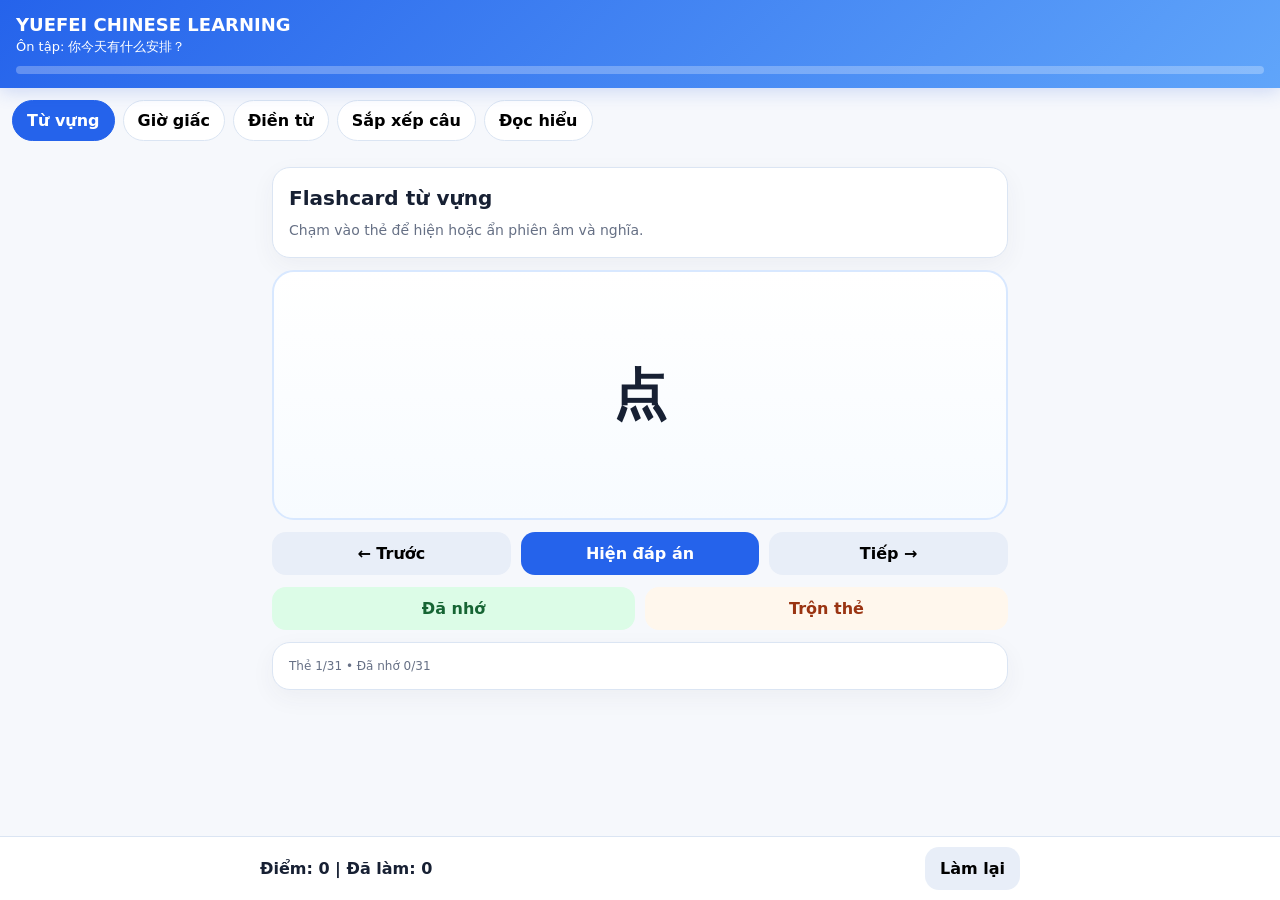
<file: lessons/bai-09.html>
<!doctype html><html lang='vi'><head><meta charset='utf-8'><meta name='viewport' content='width=device-width,initial-scale=1,viewport-fit=cover'><meta name='theme-color' content='#2563eb'><title>Yuefei - Ôn tập Bài 9</title><style>
:root{--b:#2563eb;--l:#eff6ff;--i:#172033;--m:#667085;--ok:#16a34a;--bad:#dc2626;--line:#dbe5f3}*{box-sizing:border-box}body{margin:0;font-family:system-ui,-apple-system,'Noto Sans SC','Microsoft YaHei',sans-serif;background:#f6f8fc;color:var(--i)}button{font:inherit}.top{position:sticky;top:0;z-index:20;background:linear-gradient(135deg,#2563eb,#60a5fa);color:#fff;padding:14px 16px;box-shadow:0 3px 18px #1d4ed833}.brand{font-weight:800;font-size:18px}.sub{font-size:13px;margin-top:3px}.progbox{margin-top:10px;background:#ffffff44;border-radius:99px;height:8px;overflow:hidden}.prog{height:100%;width:0;background:#fff;transition:.25s}.tabs{display:flex;gap:8px;overflow:auto;padding:12px 12px 4px;scrollbar-width:none}.tab{white-space:nowrap;border:1px solid var(--line);background:#fff;border-radius:999px;padding:10px 14px;font-weight:700}.tab.active{background:var(--b);color:#fff;border-color:var(--b)}main{max-width:760px;margin:auto;padding:10px 12px 90px}.section{display:none}.section.active{display:block}.card{background:#fff;border:1px solid var(--line);border-radius:18px;padding:16px;margin:12px 0;box-shadow:0 8px 25px #3440540d}h2{font-size:20px;margin:2px 0 10px}.note{font-size:14px;color:var(--m);line-height:1.5}.flash{min-height:250px;display:flex;flex-direction:column;justify-content:center;align-items:center;text-align:center;background:linear-gradient(180deg,#fff,#f7fbff);border:2px solid #d8e8ff;border-radius:22px;padding:24px;user-select:none}.hanzi{font-size:54px;font-weight:800}.pinyin{font-size:22px;color:var(--b);font-weight:700;margin-top:10px}.meaning{font-size:20px;margin-top:8px}.example{margin-top:14px;color:#475467;line-height:1.55}.controls{display:flex;gap:10px;margin-top:12px}.btn{border:0;border-radius:14px;padding:12px 15px;font-weight:800;cursor:pointer;flex:1}.primary{background:var(--b);color:#fff}.secondary{background:#e8eef8}.good{background:#dcfce7;color:#166534}.warn{background:#fff7ed;color:#9a3412}.q{font-weight:800;line-height:1.5;margin-bottom:10px}.option,.timebtn{display:block;width:100%;text-align:left;border:1px solid var(--line);background:#fff;border-radius:14px;padding:12px 14px;margin:8px 0}.correct{border-color:var(--ok)!important;background:#ecfdf3!important}.wrong{border-color:var(--bad)!important;background:#fff1f2!important}.feedback{font-weight:700;margin-top:8px;min-height:24px}.ok{color:var(--ok)}.bad{color:var(--bad)}.timegrid{display:grid;grid-template-columns:repeat(2,1fr);gap:10px}.timebtn{text-align:center;font-weight:800}.wordbank{display:flex;gap:8px;flex-wrap:wrap;margin:10px 0}.chip{border:1px solid #cbd5e1;background:#fff;border-radius:999px;padding:8px 12px;font-weight:700}.answer{min-height:48px;border:2px dashed #cbd5e1;border-radius:14px;padding:10px;margin:10px 0}.footer{position:fixed;bottom:0;left:0;right:0;background:#ffffffee;backdrop-filter:blur(8px);border-top:1px solid var(--line);padding:10px 12px;z-index:30}.footin{max-width:760px;margin:auto;display:flex;gap:10px}.score{font-weight:800;flex:1;align-self:center}.small{font-size:12px;color:var(--m)}@media(max-width:420px){.hanzi{font-size:46px}.card{padding:14px}.timegrid{grid-template-columns:1fr}}
</style></head><body><header class='top'><div class='brand'>YUEFEI CHINESE LEARNING</div><div class='sub'>Ôn tập: 你今天有什么安排？</div><div class='progbox'><div class='prog' id='progress'></div></div></header>
<nav class='tabs'><button class='tab active' data-tab='flash'>Từ vựng</button><button class='tab' data-tab='time'>Giờ giấc</button><button class='tab' data-tab='fill'>Điền từ</button><button class='tab' data-tab='order'>Sắp xếp câu</button><button class='tab' data-tab='read'>Đọc hiểu</button></nav>
<main>
<section id='flash' class='section active'><div class='card'><h2>Flashcard từ vựng</h2><div class='note'>Chạm vào thẻ để hiện hoặc ẩn phiên âm và nghĩa.</div></div><div class='flash' id='flashCard'><div class='hanzi' id='fcHanzi'></div><div id='fcDetail' style='display:none'><div class='pinyin' id='fcPinyin'></div><div class='meaning' id='fcMeaning'></div><div class='example' id='fcExample'></div></div></div><div class='controls'><button class='btn secondary' id='prevCard'>← Trước</button><button class='btn primary' id='toggleCard'>Hiện đáp án</button><button class='btn secondary' id='nextCard'>Tiếp →</button></div><div class='controls'><button class='btn good' id='knownBtn'>Đã nhớ</button><button class='btn warn' id='shuffleBtn'>Trộn thẻ</button></div><div class='card small' id='cardCount'></div></section>
<section id='time' class='section'><div class='card'><h2>Luyện xem giờ</h2><div class='note'>Chọn cách nói đúng bằng tiếng Trung.</div></div><div class='card'><div class='q' id='timeQuestion'></div><div class='timegrid' id='timeOptions'></div><div class='feedback' id='timeFeedback'></div><button class='btn primary' id='nextTime'>Câu tiếp theo</button></div></section>
<section id='fill' class='section'><div class='card'><h2>Điền từ vào chỗ trống</h2><div class='note'>Chọn từ thích hợp rồi kiểm tra đáp án.</div></div><div id='fillList'></div></section>
<section id='order' class='section'><div class='card'><h2>Sắp xếp thành câu đúng</h2><div class='note'>Chạm từng từ theo đúng thứ tự.</div></div><div class='card'><div class='q' id='orderPrompt'></div><div class='wordbank' id='wordBank'></div><div class='answer' id='answerLine'></div><div class='controls'><button class='btn secondary' id='resetOrder'>Làm lại</button><button class='btn primary' id='checkOrder'>Kiểm tra</button></div><div class='feedback' id='orderFeedback'></div><button class='btn good' id='nextOrder'>Câu tiếp theo</button></div></section>
<section id='read' class='section'><div class='card'><h2>我的一天</h2><p style='line-height:1.8;font-size:17px'>我是留学生。我每天六点半起床，起床以后先洗澡，然后吃早饭。我差一刻八点去教室上课。我们每天八点开始上课，十一点半下课。下午我常常去图书馆看书。晚上我学习汉语，有时候看电视，有时候上网。</p></div><div id='readQuestions'></div></section>
</main><div class='footer'><div class='footin'><div class='score' id='scoreText'>Điểm: 0</div><button class='btn secondary' style='flex:0 0 auto' id='resetAll'>Làm lại</button></div></div>
<script>
const vocab=[["点","diǎn","giờ, điểm","现在几点？"],["分","fēn","phút","现在十点十分。"],["早上","zǎoshang","sáng sớm","我早上六点起床。"],["上午","shàngwǔ","buổi sáng","我上午八点上课。"],["中午","zhōngwǔ","buổi trưa","我中午十二点吃饭。"],["下午","xiàwǔ","buổi chiều","我下午去图书馆。"],["晚上","wǎnshang","buổi tối","我晚上看电视。"],["起床","qǐchuáng","thức dậy","我每天六点半起床。"],["洗澡","xǐzǎo","tắm","我先洗澡，然后吃早饭。"],["吃早饭","chī zǎofàn","ăn sáng","我七点吃早饭。"],["上课","shàngkè","lên lớp","我们八点开始上课。"],["下课","xiàkè","tan học","我们十一点半下课。"],["上班","shàngbān","đi làm","爸爸八点上班。"],["下班","xiàbān","tan làm","妈妈六点下班。"],["回家","huíjiā","về nhà","我下午五点回家。"],["看书","kànshū","đọc sách","我去图书馆看书。"],["上网","shàngwǎng","lên mạng","我晚上上网。"],["睡觉","shuìjiào","đi ngủ","我十点半睡觉。"],["见面","jiànmiàn","gặp mặt","我跟朋友见面。"],["开始","kāishǐ","bắt đầu","电影两点半开始。"],["结束","jiéshù","kết thúc","九点结束。"],["先","xiān","trước tiên","我先吃饭。"],["然后","ránhòu","sau đó","然后我去上课。"],["每天","měitiān","mỗi ngày","我每天学习汉语。"],["常常","chángcháng","thường xuyên","我常常看书。"],["有时候","yǒushíhou","có lúc","我有时候看电影。"],["安排","ānpái","sắp xếp, kế hoạch","你今天有什么安排？"],["开门","kāimén","mở cửa","图书馆八点开门。"],["关门","guānmén","đóng cửa","图书馆晚上八点关门。"],["有时间","yǒu shíjiān","có thời gian","我下午有时间。"],["忙","máng","bận","我今天很忙。"]];
let idx=0,shown=false,known=new Set(),score=0,answered=0;const $=id=>document.getElementById(id);function up(){progress.style.width=Math.min(100,Math.round(known.size/vocab.length*100))+"%";scoreText.textContent=`Điểm: ${score} | Đã làm: ${answered}`}function show(){let v=vocab[idx];fcHanzi.textContent=v[0];fcPinyin.textContent=v[1];fcMeaning.textContent=v[2];fcExample.textContent=v[3];fcDetail.style.display=shown?'block':'none';toggleCard.textContent=shown?'Ẩn đáp án':'Hiện đáp án';cardCount.textContent=`Thẻ ${idx+1}/${vocab.length} • Đã nhớ ${known.size}/${vocab.length}`}flashCard.onclick=toggleCard.onclick=()=>{shown=!shown;show()};prevCard.onclick=()=>{idx=(idx-1+vocab.length)%vocab.length;shown=false;show()};nextCard.onclick=()=>{idx=(idx+1)%vocab.length;shown=false;show()};knownBtn.onclick=()=>{known.add(vocab[idx][0]);score++;answered++;idx=(idx+1)%vocab.length;shown=false;show();up()};shuffleBtn.onclick=()=>{vocab.sort(()=>Math.random()-.5);idx=0;shown=false;show()};document.querySelectorAll('.tab').forEach(b=>b.onclick=()=>{document.querySelectorAll('.tab').forEach(x=>x.classList.remove('active'));document.querySelectorAll('.section').forEach(x=>x.classList.remove('active'));b.classList.add('active');$(b.dataset.tab).classList.add('active')});
const timeQs=[["07:30","七点半",["七点半","七点一刻","差一刻八点","七点十分"]],["10:45","十点三刻",["十点半","十点一刻","十点三刻","差十分十一点"]],["04:05","四点零五分",["四点五十分","四点十五分","四点零五分","五点四分"]],["12:15","十二点一刻",["十二点半","十二点一刻","差一刻十二点","一点十五分"]],["01:40","一点四十分",["一点十四分","一点四十分","两点四十分","差四十分两点"]],["06:30","六点半",["六点一刻","六点半","六点三刻","差半七点"]]];let tq=0;function rtime(){let q=timeQs[tq];timeQuestion.textContent=`${q[0]} nói thế nào?`;timeFeedback.textContent='';timeOptions.innerHTML='';q[2].slice().sort(()=>Math.random()-.5).forEach(o=>{let b=document.createElement('button');b.className='timebtn';b.textContent=o;b.onclick=()=>{[...timeOptions.children].forEach(x=>x.disabled=true);if(o===q[1]){b.classList.add('correct');timeFeedback.textContent='Chính xác!';timeFeedback.className='feedback ok';score+=2}else{b.classList.add('wrong');timeFeedback.textContent=`Đáp án: ${q[1]}`;timeFeedback.className='feedback bad'}answered++;up()};timeOptions.appendChild(b)})}nextTime.onclick=()=>{tq=(tq+1)%timeQs.length;rtime()};
const fills=[{q:"我每天六点半 ______。",opts:["起床","关门","上网","下课"],a:"起床"},{q:"起床以后，我先洗澡，______ 吃早饭。",opts:["然后","每天","点","半"],a:"然后"},{q:"我们八点开始上课，十一点半 ______。",opts:["下课","起床","开门","见面"],a:"下课"},{q:"我下午常常去图书馆 ______。",opts:["看书","睡觉","洗澡","上班"],a:"看书"},{q:"你今天有什么 ______？",opts:["安排","分","早上","开始"],a:"安排"},{q:"图书馆早上八点 ______，晚上八点关门。",opts:["开门","下班","开始","结束"],a:"开门"}];function rfill(){fillList.innerHTML='';fills.forEach((f,i)=>{let box=document.createElement('div');box.className='card';box.innerHTML=`<div class='q'>${i+1}. ${f.q}</div>`;f.opts.forEach(o=>{let b=document.createElement('button');b.className='option';b.textContent=o;b.onclick=()=>{[...box.querySelectorAll('.option')].forEach(x=>x.disabled=true);if(o===f.a){b.classList.add('correct');score+=2}else{b.classList.add('wrong');[...box.querySelectorAll('.option')].find(x=>x.textContent===f.a)?.classList.add('correct')}answered++;up()};box.appendChild(b)});fillList.appendChild(box)})}
const orders=[{p:"Tôi mỗi ngày 6 giờ 30 thức dậy.",w:["我","每天","六点半","起床"],a:"我每天六点半起床"},{p:"Tôi trước tiên tắm, sau đó ăn sáng.",w:["我","先","洗澡","然后","吃早饭"],a:"我先洗澡然后吃早饭"},{p:"Buổi chiều tôi thường đi thư viện đọc sách.",w:["下午","我","常常","去图书馆","看书"],a:"下午我常常去图书馆看书"},{p:"Phim bắt đầu lúc 2 giờ 30 chiều.",w:["电影","下午","两点半","开始"],a:"电影下午两点半开始"},{p:"Thư viện 8 giờ sáng mở cửa.",w:["图书馆","早上","八点","开门"],a:"图书馆早上八点开门"}];let oq=0,picked=[];function rorder(){let q=orders[oq];picked=[];orderPrompt.textContent=q.p;wordBank.innerHTML='';answerLine.textContent='';orderFeedback.textContent='';q.w.slice().sort(()=>Math.random()-.5).forEach(w=>{let b=document.createElement('button');b.className='chip';b.textContent=w;b.onclick=()=>{picked.push(w);b.disabled=true;answerLine.textContent=picked.join(' ')};wordBank.appendChild(b)})}resetOrder.onclick=rorder;checkOrder.onclick=()=>{let ans=picked.join('');if(ans===orders[oq].a){orderFeedback.textContent='Chính xác!';orderFeedback.className='feedback ok';score+=3}else{orderFeedback.textContent=`Đáp án: ${orders[oq].a}`;orderFeedback.className='feedback bad'}answered++;up()};nextOrder.onclick=()=>{oq=(oq+1)%orders.length;rorder()};
const readQs=[{q:"“我”每天几点起床？",opts:["六点半","七点半","八点","十一点半"],a:"六点半"},{q:"“我”几点开始上课？",opts:["七点半","八点","十点","十一点半"],a:"八点"},{q:"“我”下午常常去哪儿？",opts:["饭馆","电影院","图书馆","商店"],a:"图书馆"},{q:"“我”晚上做什么？",opts:["学习汉语","去上班","去游泳","去买东西"],a:"学习汉语"}];function rread(){readQuestions.innerHTML='';readQs.forEach((f,i)=>{let box=document.createElement('div');box.className='card';box.innerHTML=`<div class='q'>${i+1}. ${f.q}</div>`;f.opts.forEach(o=>{let b=document.createElement('button');b.className='option';b.textContent=o;b.onclick=()=>{[...box.querySelectorAll('.option')].forEach(x=>x.disabled=true);if(o===f.a){b.classList.add('correct');score+=3}else{b.classList.add('wrong');[...box.querySelectorAll('.option')].find(x=>x.textContent===f.a)?.classList.add('correct')}answered++;up()};box.appendChild(b)});readQuestions.appendChild(box)})}resetAll.onclick=()=>location.reload();show();rtime();rfill();rorder();rread();up();
</script></body></html>
</file>
<file: style.css>
*{box-sizing:border-box}:root{--blue:#2563eb;--ink:#172033;--muted:#667085;--line:#dbe3ef;--bg:#f5f7fb}body{margin:0;font-family:Arial,"Noto Sans SC","Microsoft YaHei",sans-serif;background:var(--bg);color:var(--ink)}header{background:linear-gradient(135deg,#2563eb,#60a5fa);color:#fff;padding:18px 16px}.brand{font-size:20px;font-weight:800}.sub{margin-top:5px;font-size:14px}main{max-width:900px;margin:auto;padding:16px 14px 70px}.hero{background:#fff;border:1px solid var(--line);border-radius:20px;padding:20px;box-shadow:0 8px 25px #0000000d}h1{margin:0 0 8px;font-size:25px}.hero p{color:var(--muted);line-height:1.5}input{width:100%;padding:13px 14px;border:1px solid var(--line);border-radius:13px;font-size:16px}.grid{display:grid;grid-template-columns:repeat(2,minmax(0,1fr));gap:13px;margin-top:15px}.lesson{display:block;background:#fff;border:1px solid var(--line);border-radius:17px;padding:17px;text-decoration:none;color:inherit;box-shadow:0 6px 18px #0000000a}.lesson:active{transform:scale(.99)}.lesson h2{font-size:18px;margin:0 0 7px}.lesson p{margin:0;color:var(--muted);font-size:14px}.tag{display:inline-block;margin-top:12px;background:#eff6ff;color:#1d4ed8;border-radius:99px;padding:6px 10px;font-size:12px;font-weight:bold}.status{text-align:center;color:var(--muted);padding:22px 5px}footer{text-align:center;color:var(--muted);padding:22px}@media(max-width:620px){.grid{grid-template-columns:1fr}.hero{padding:17px}h1{font-size:22px}}
</file>
